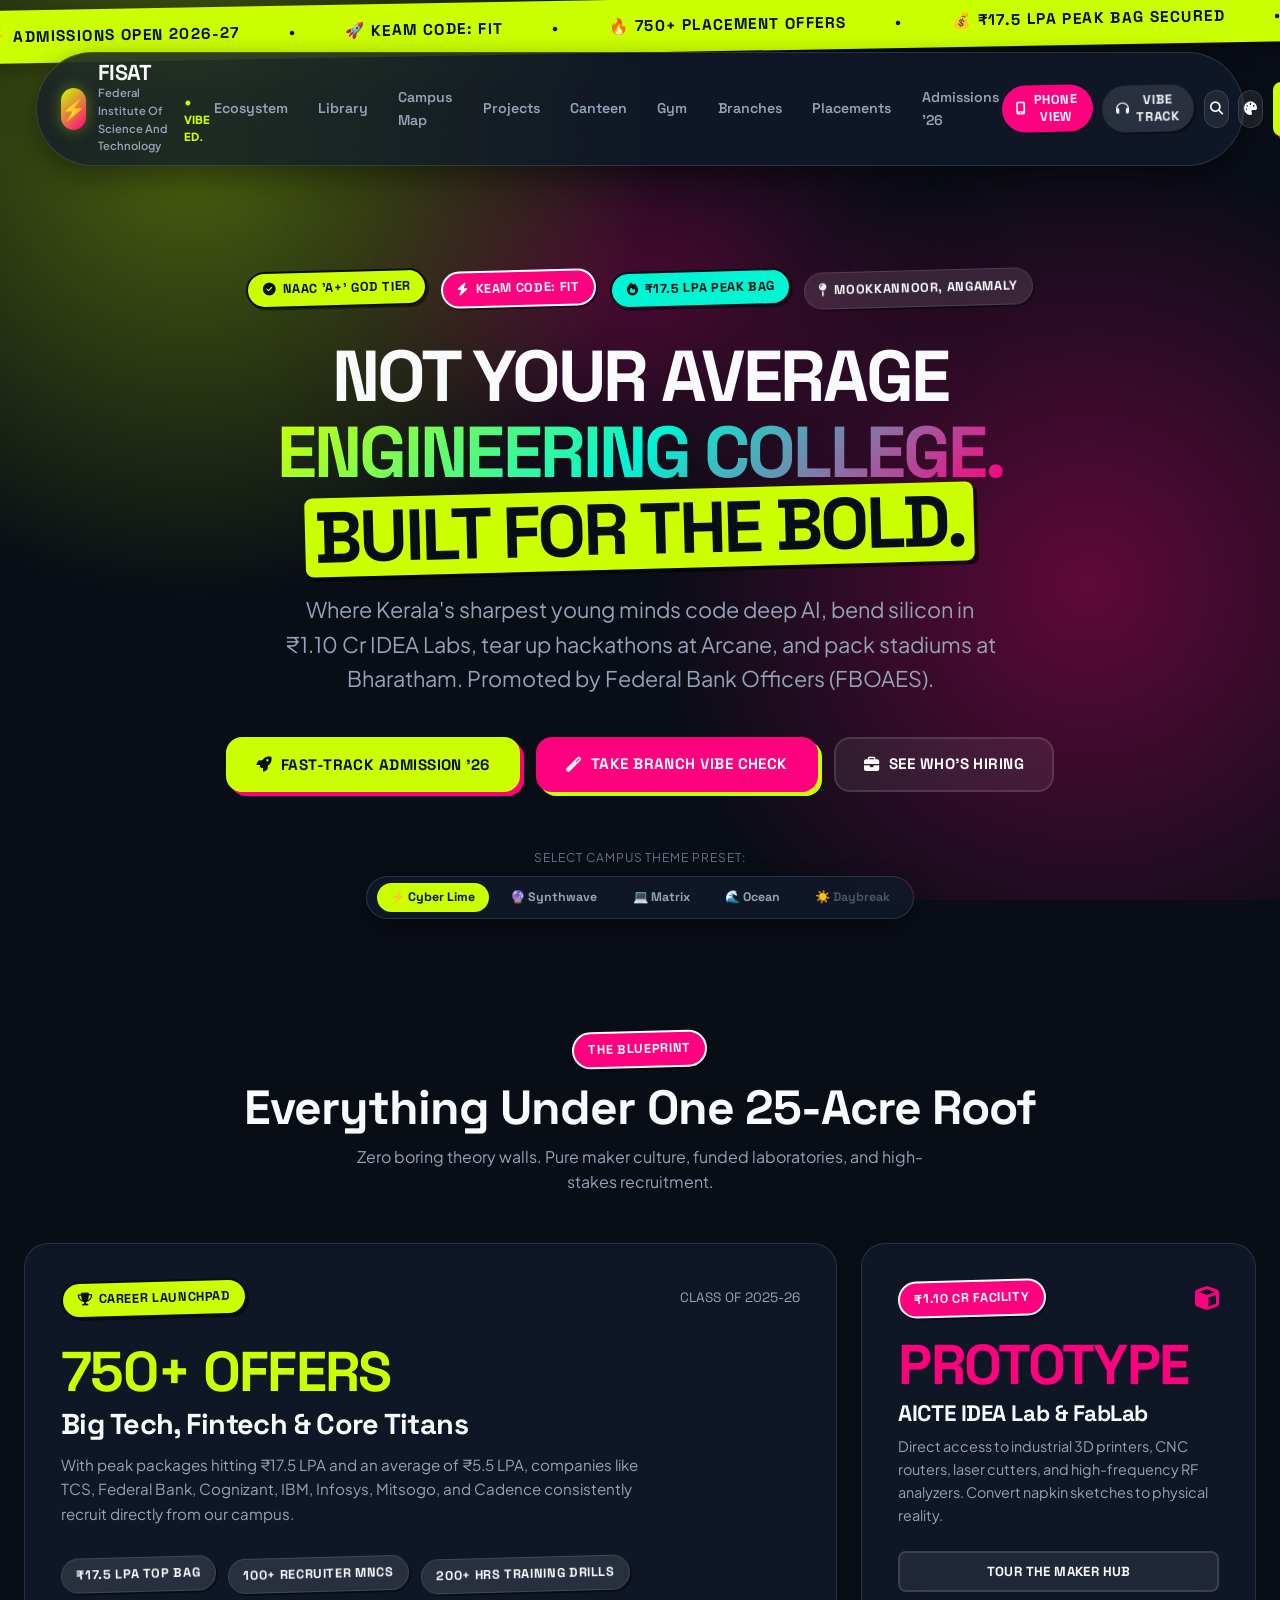
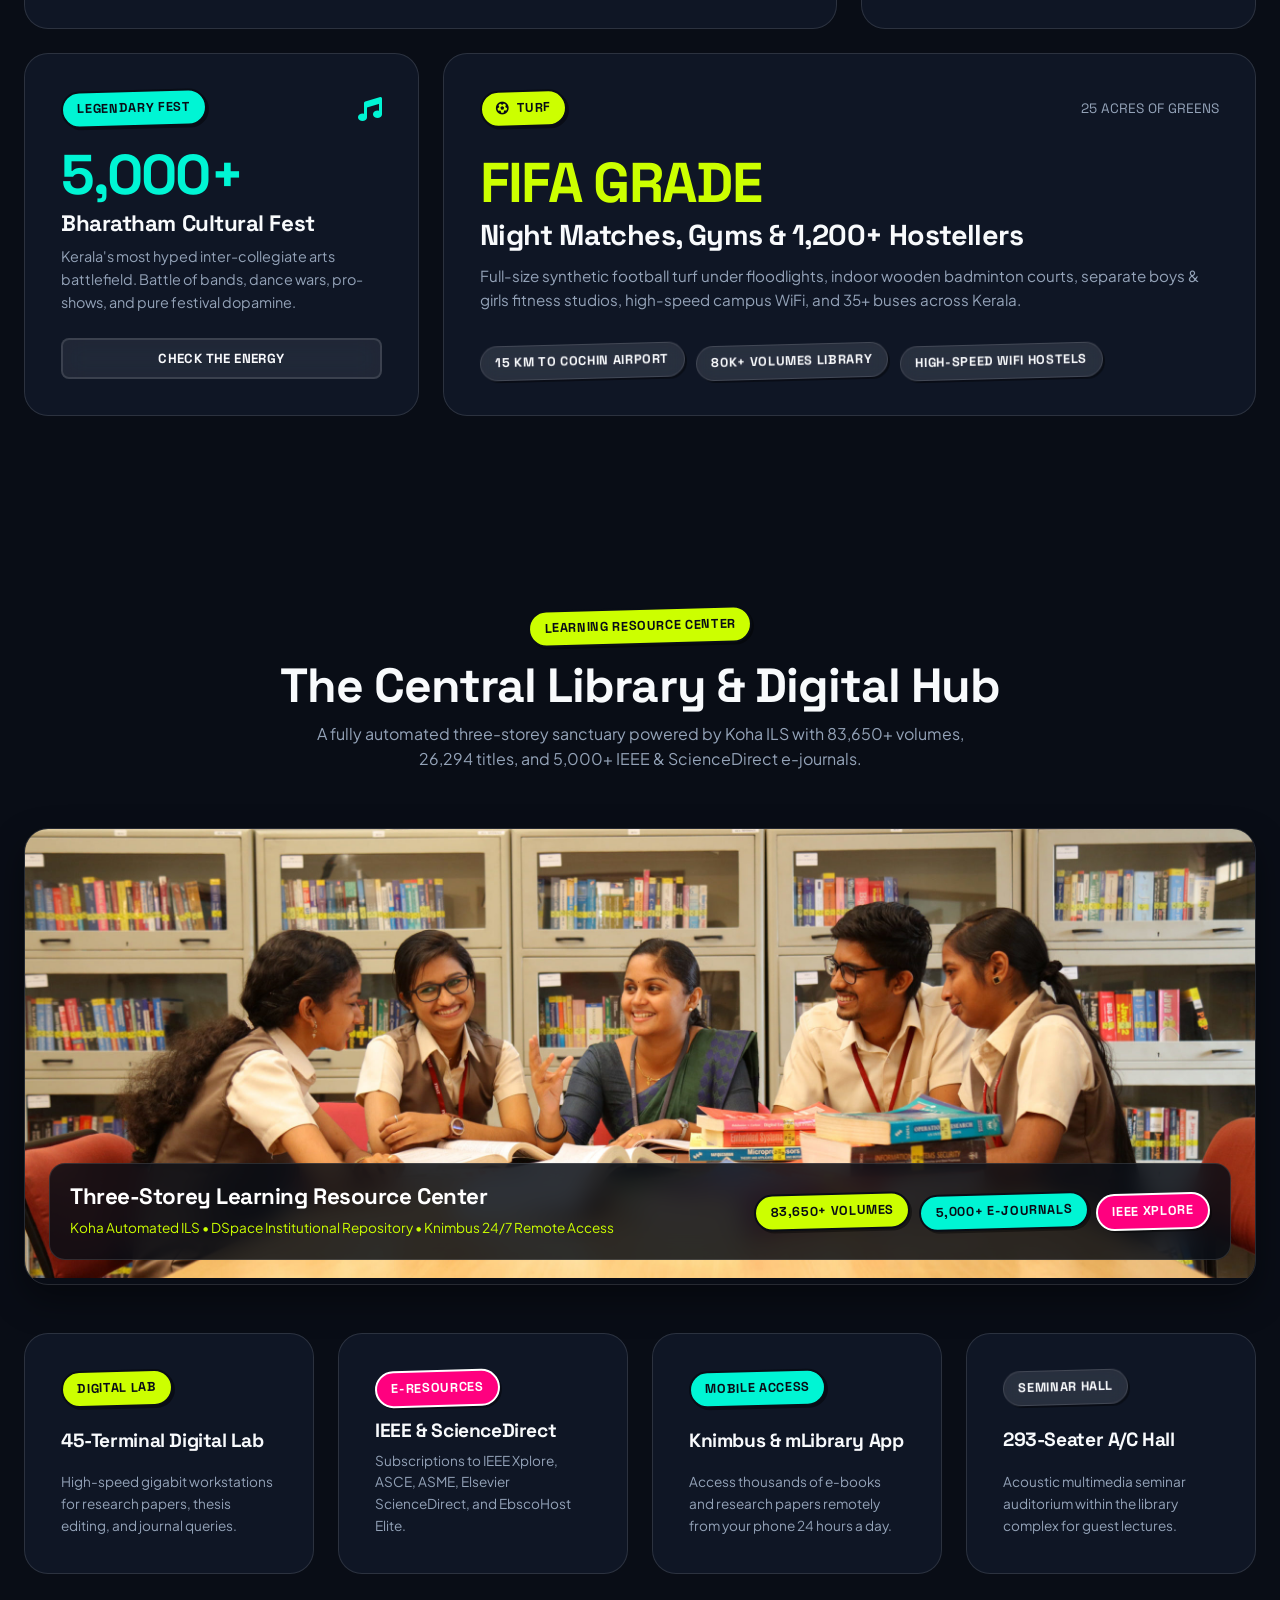
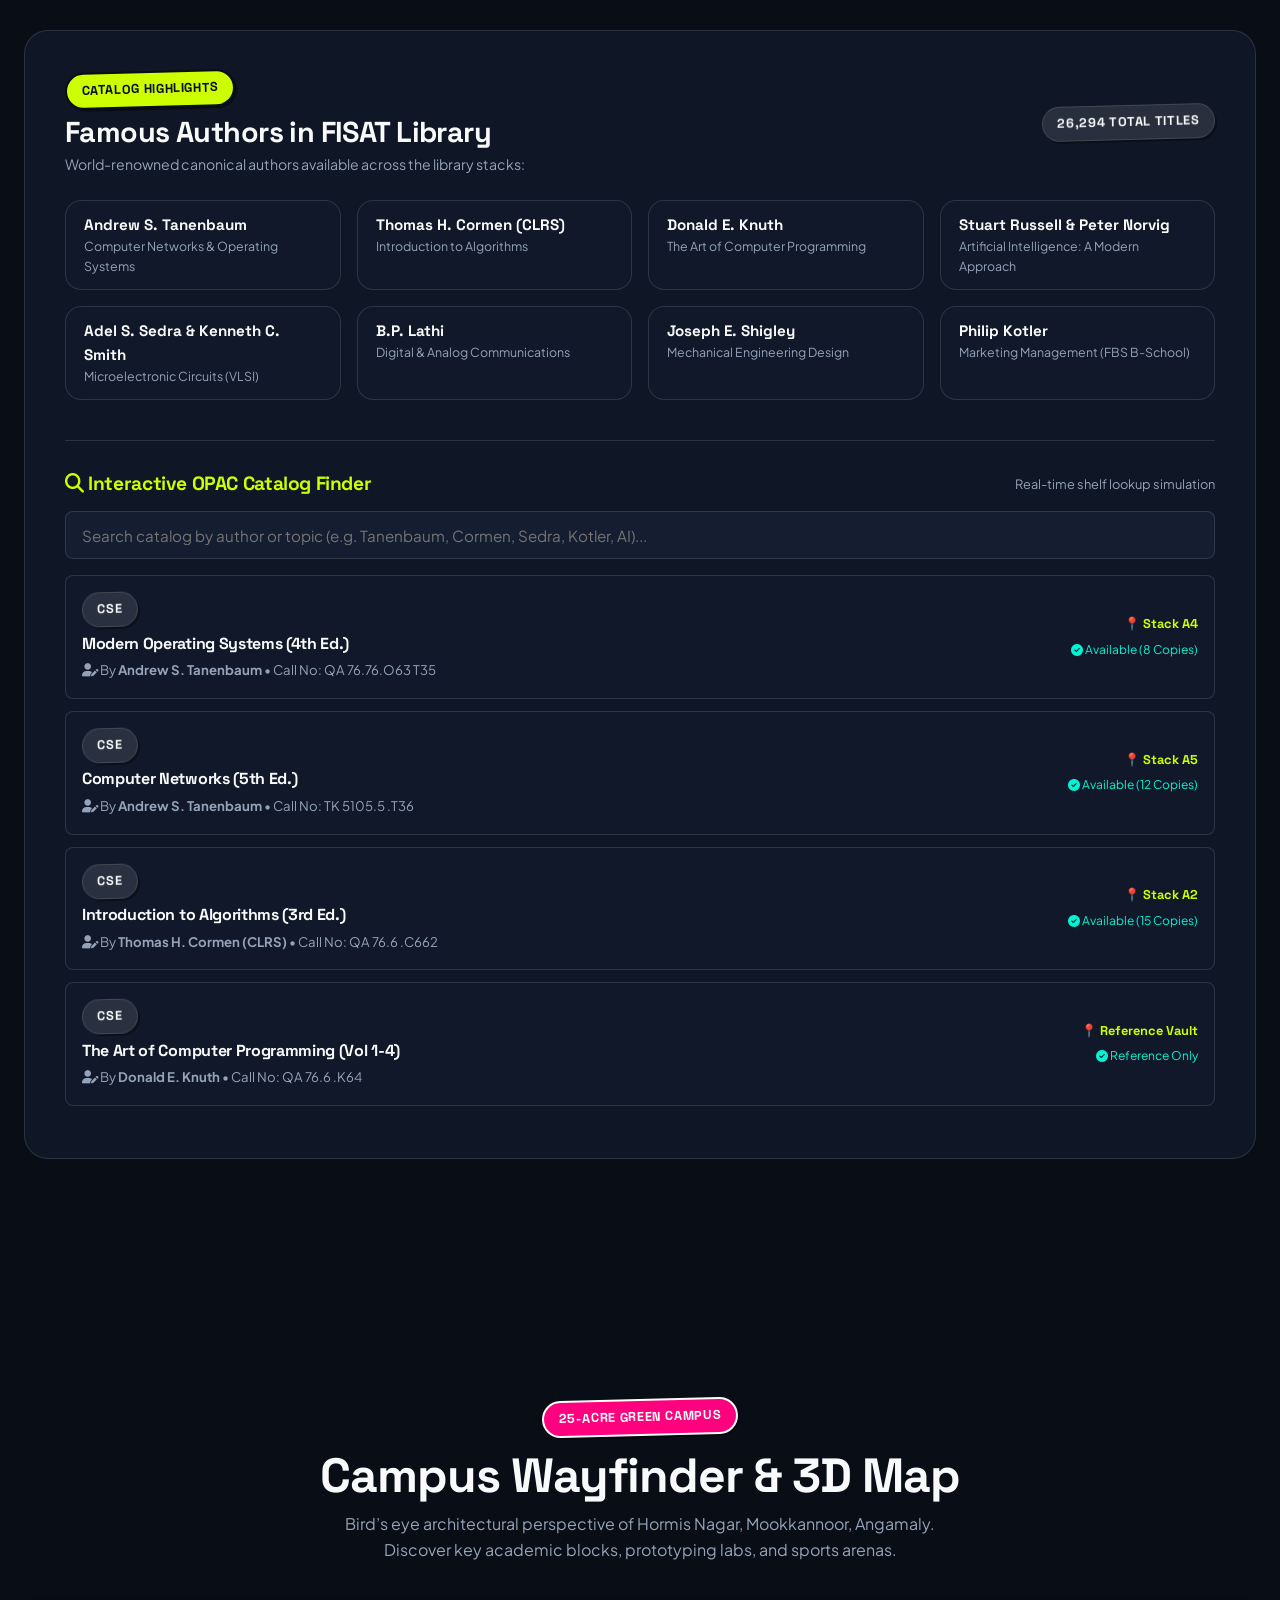
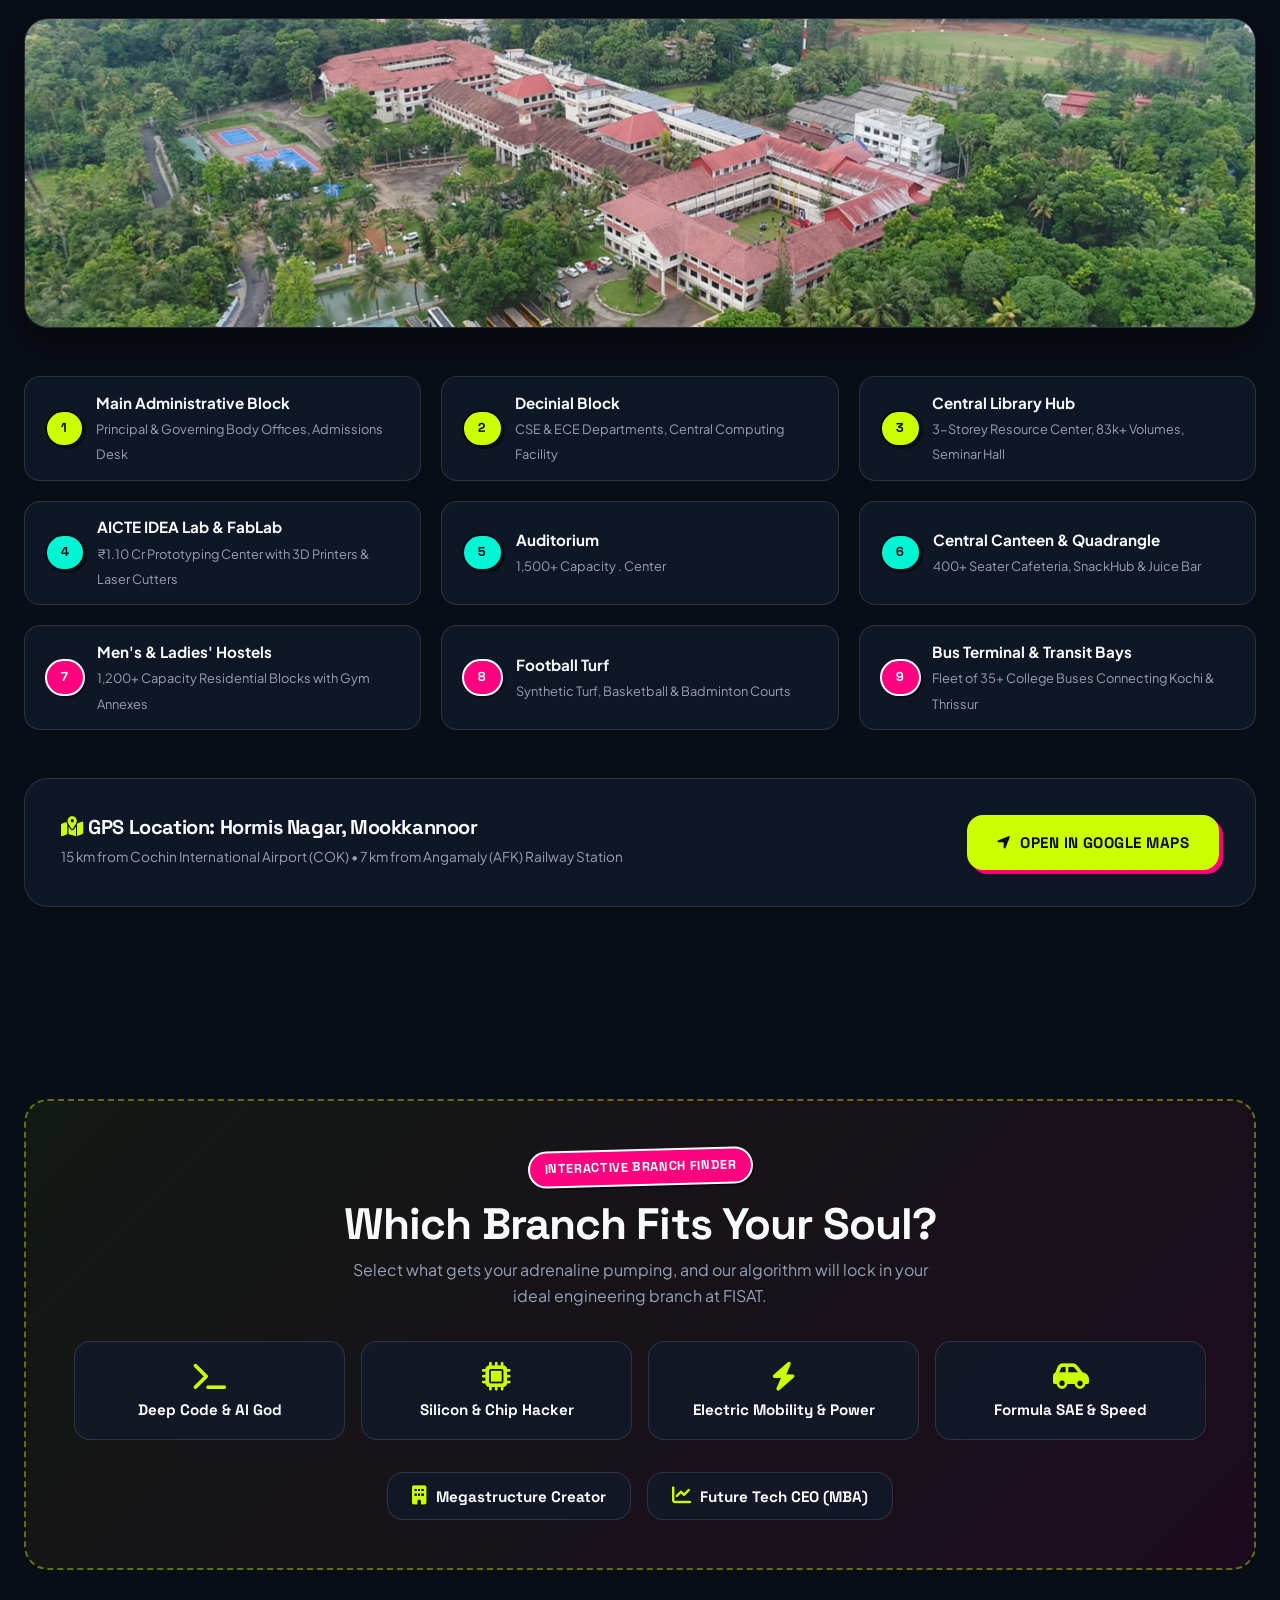
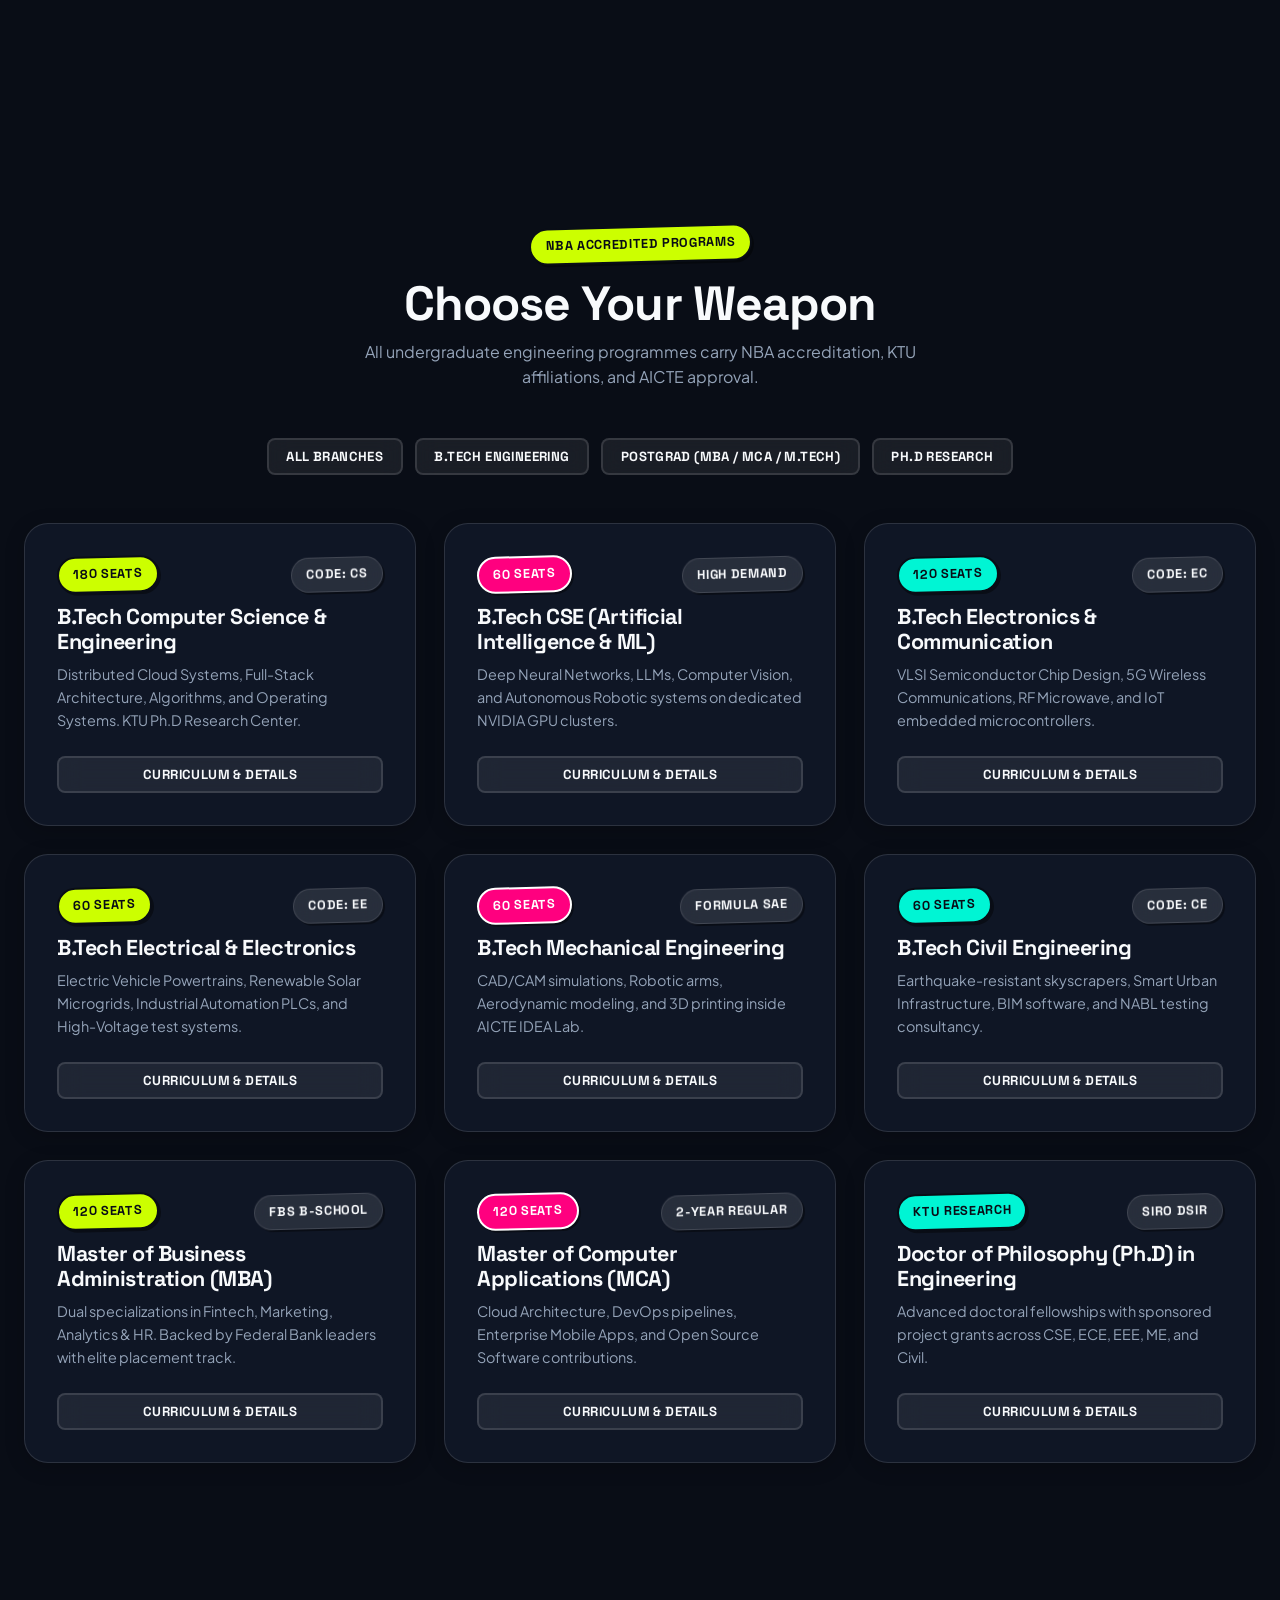
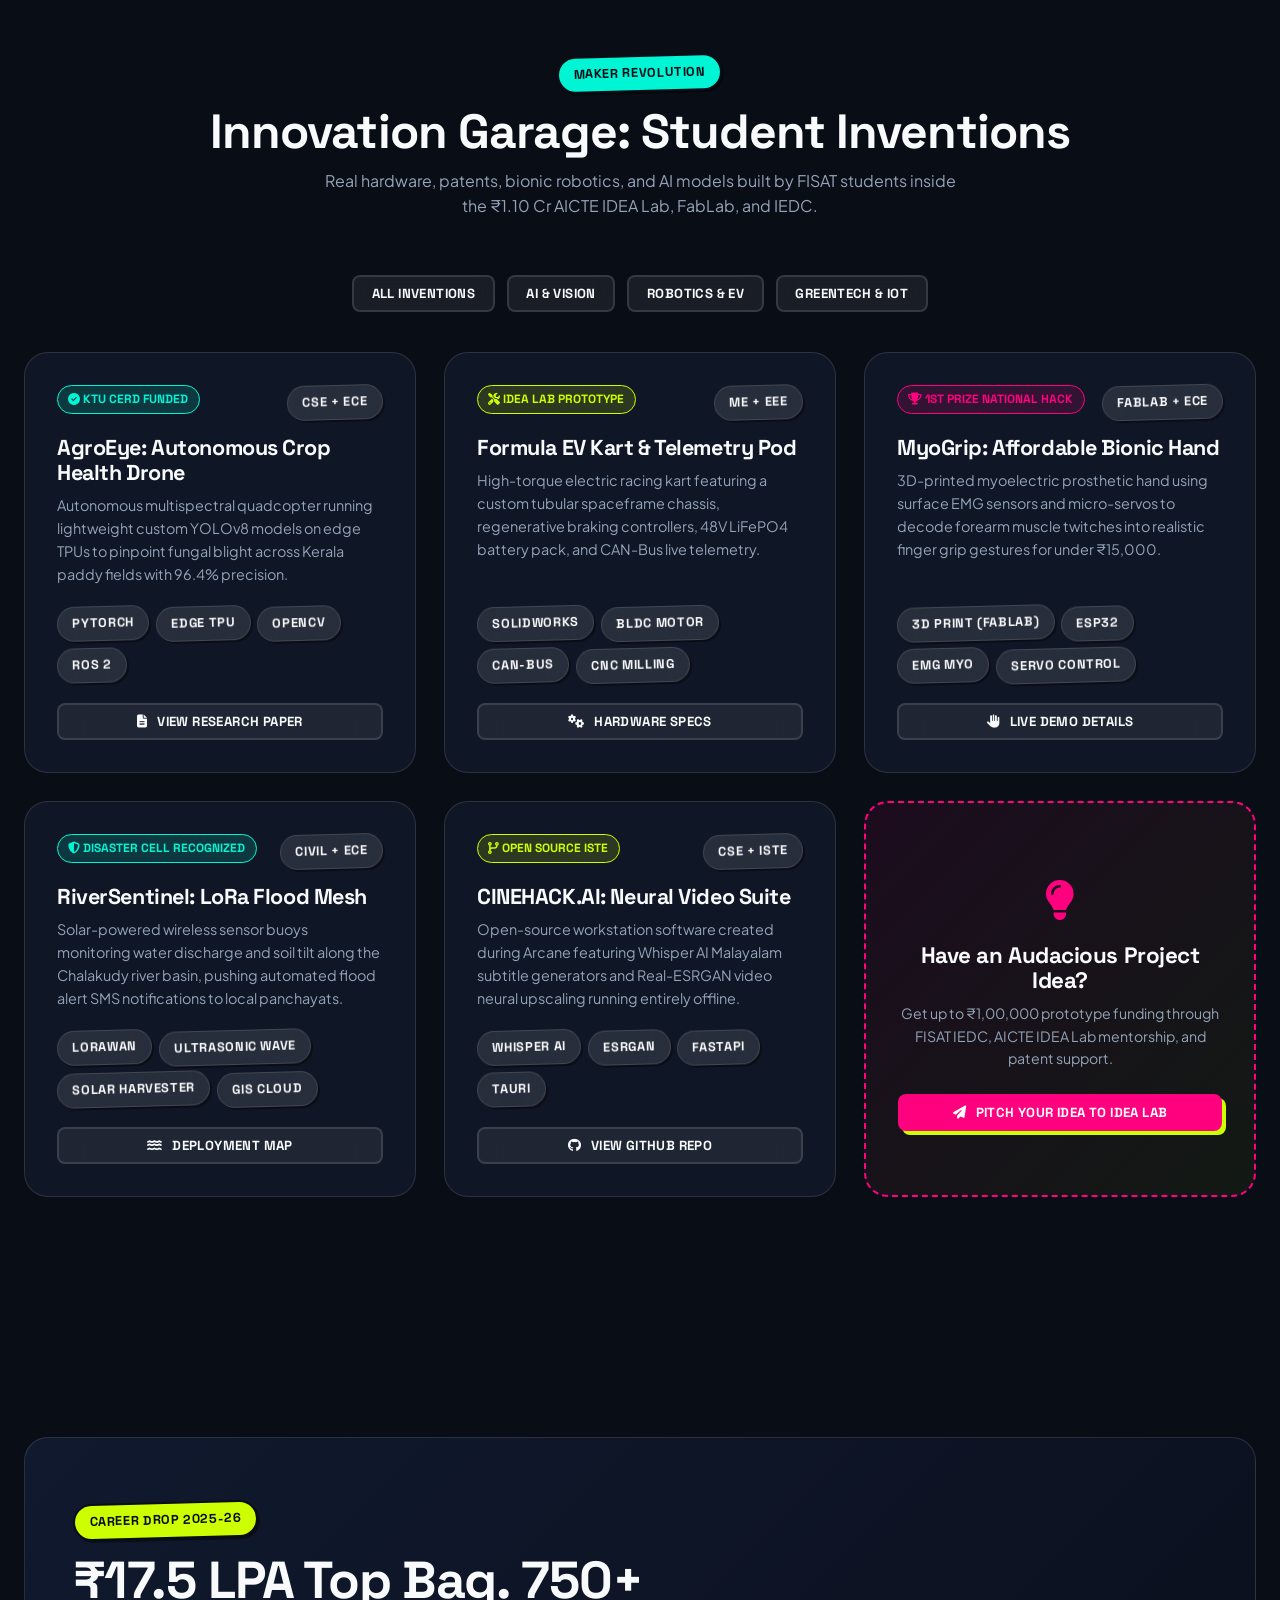
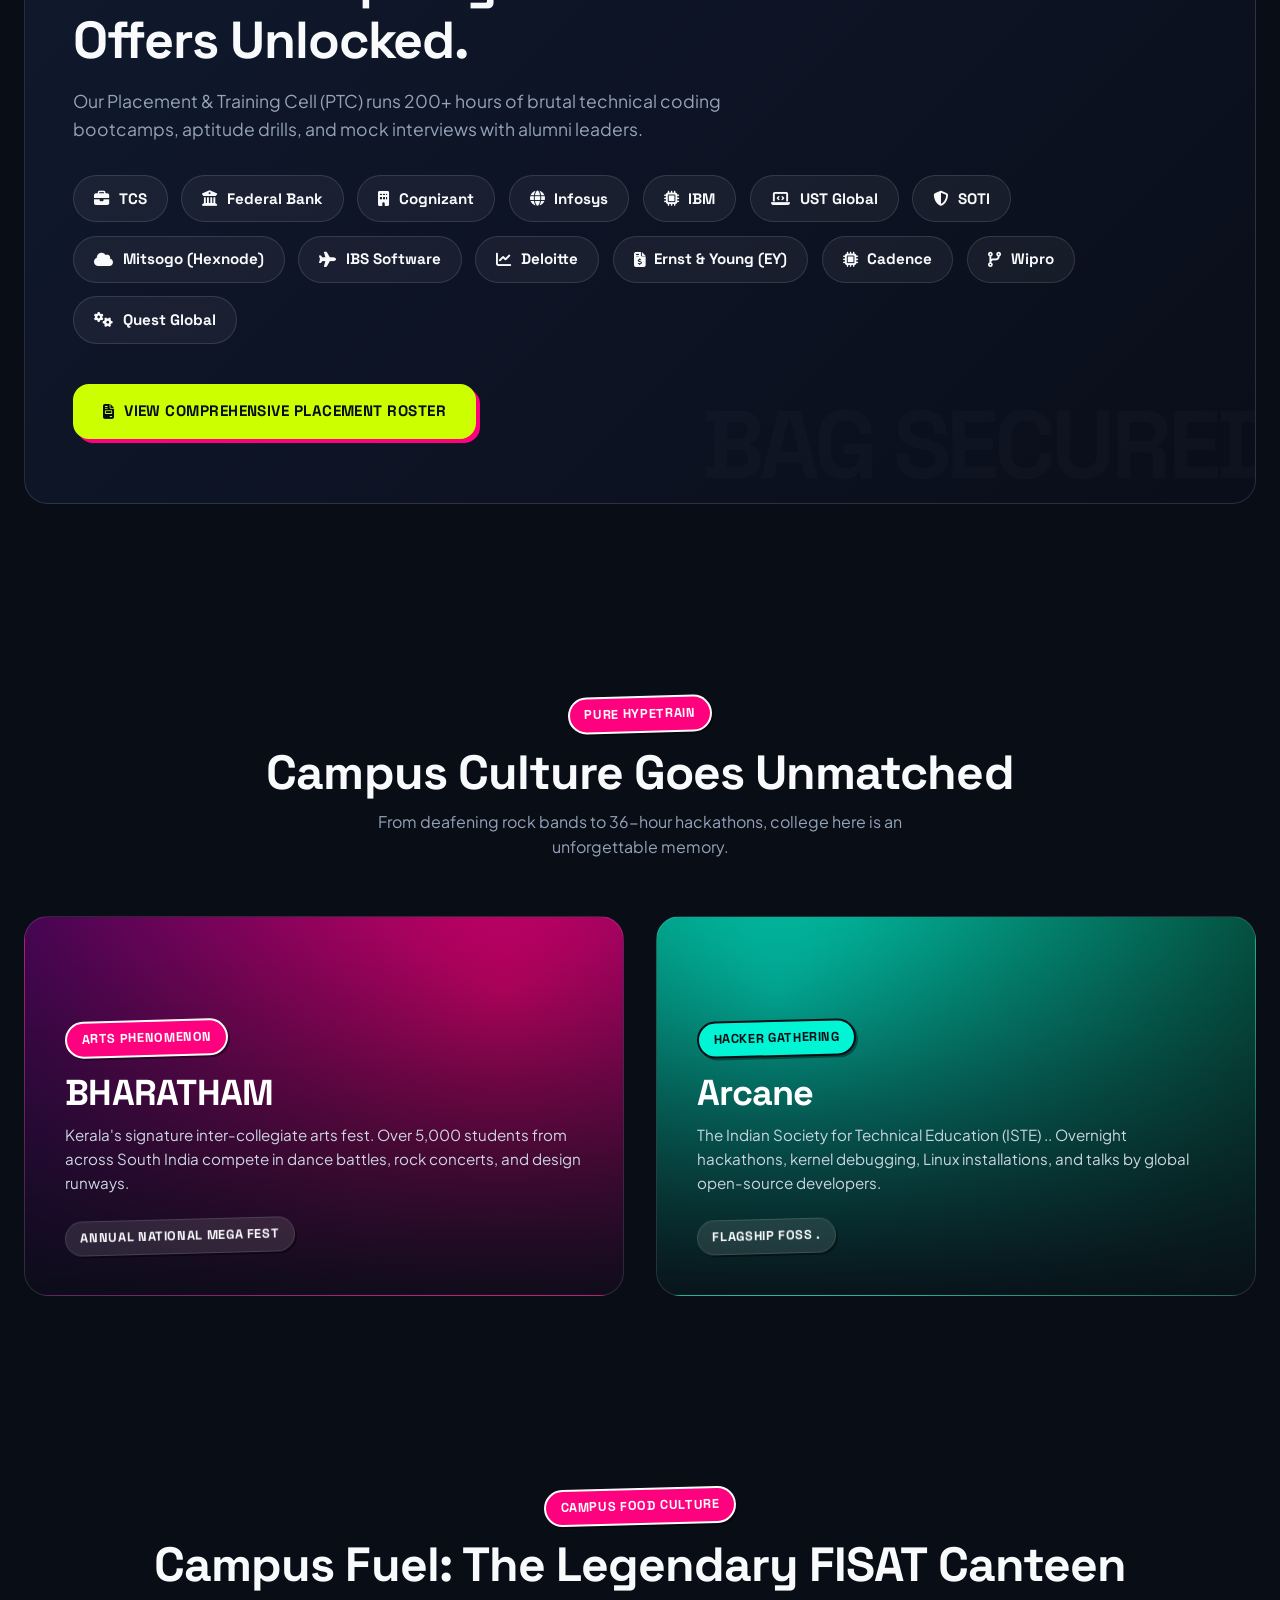
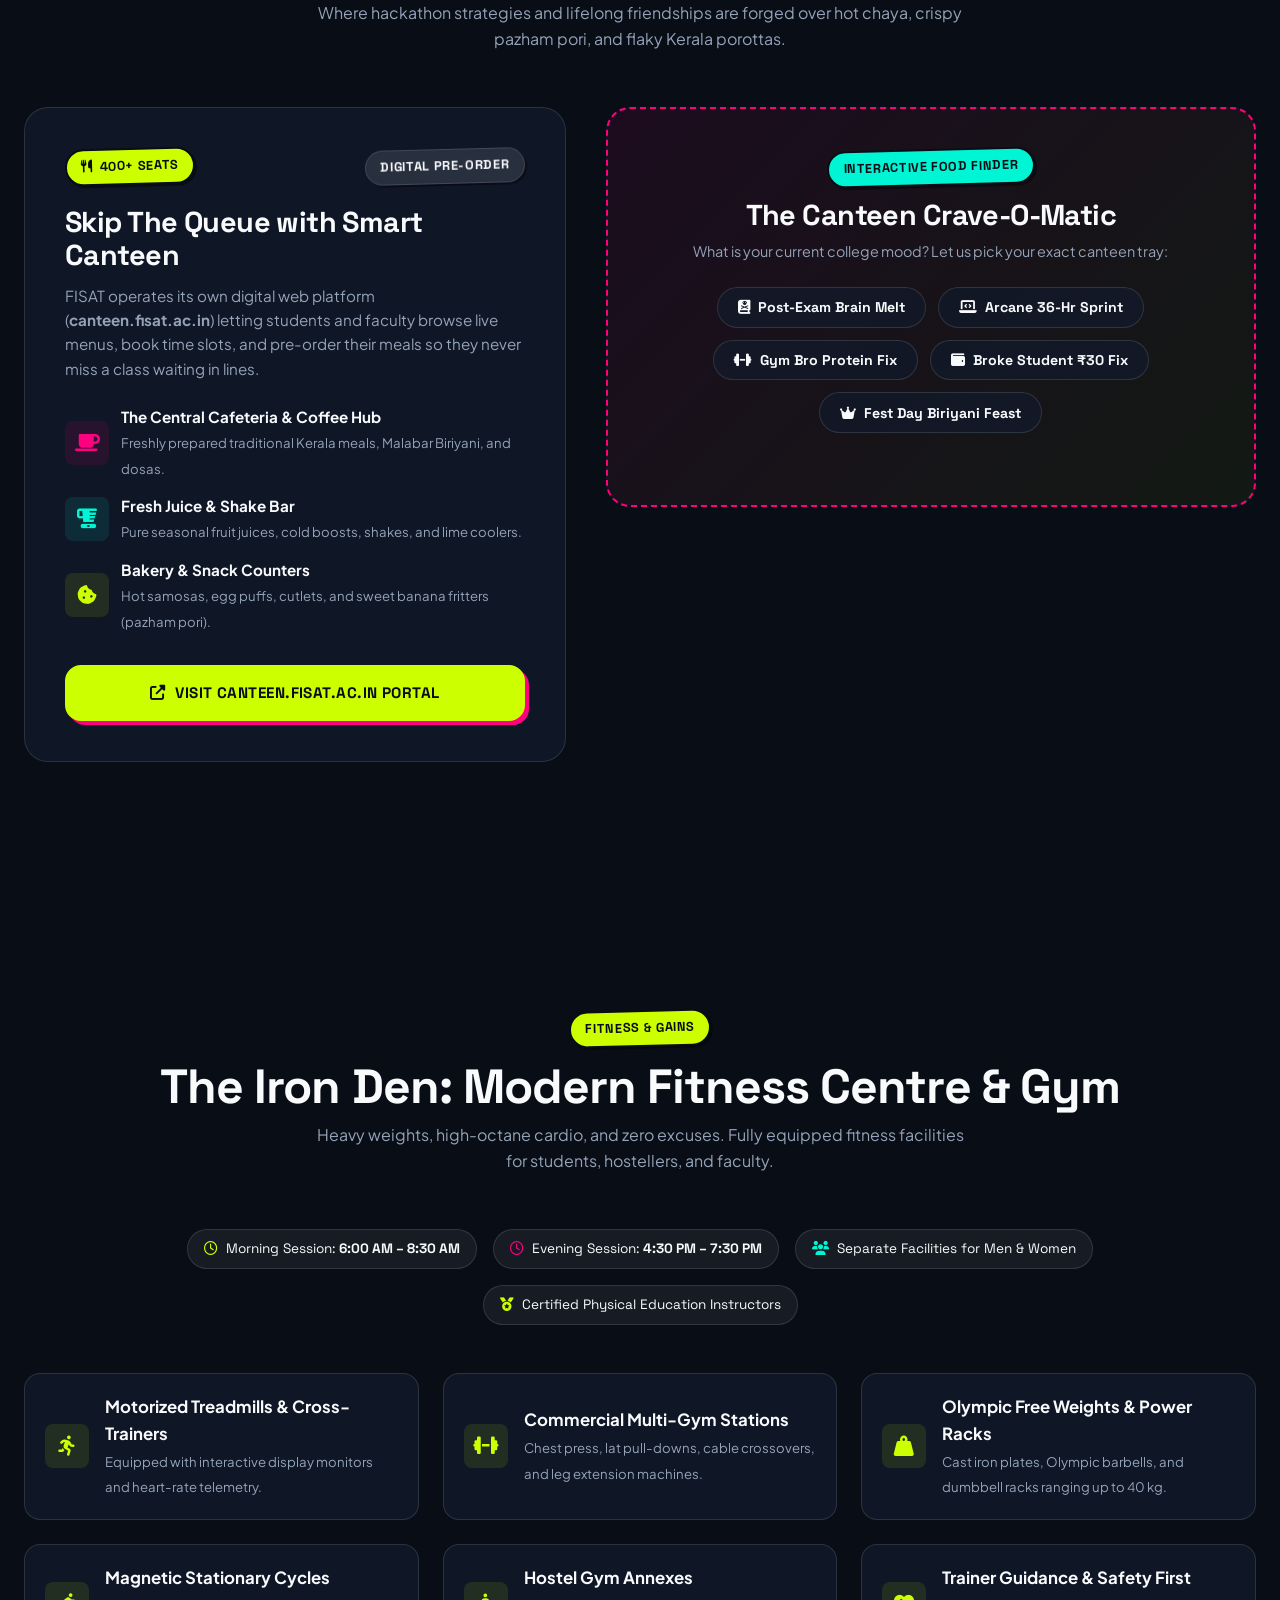
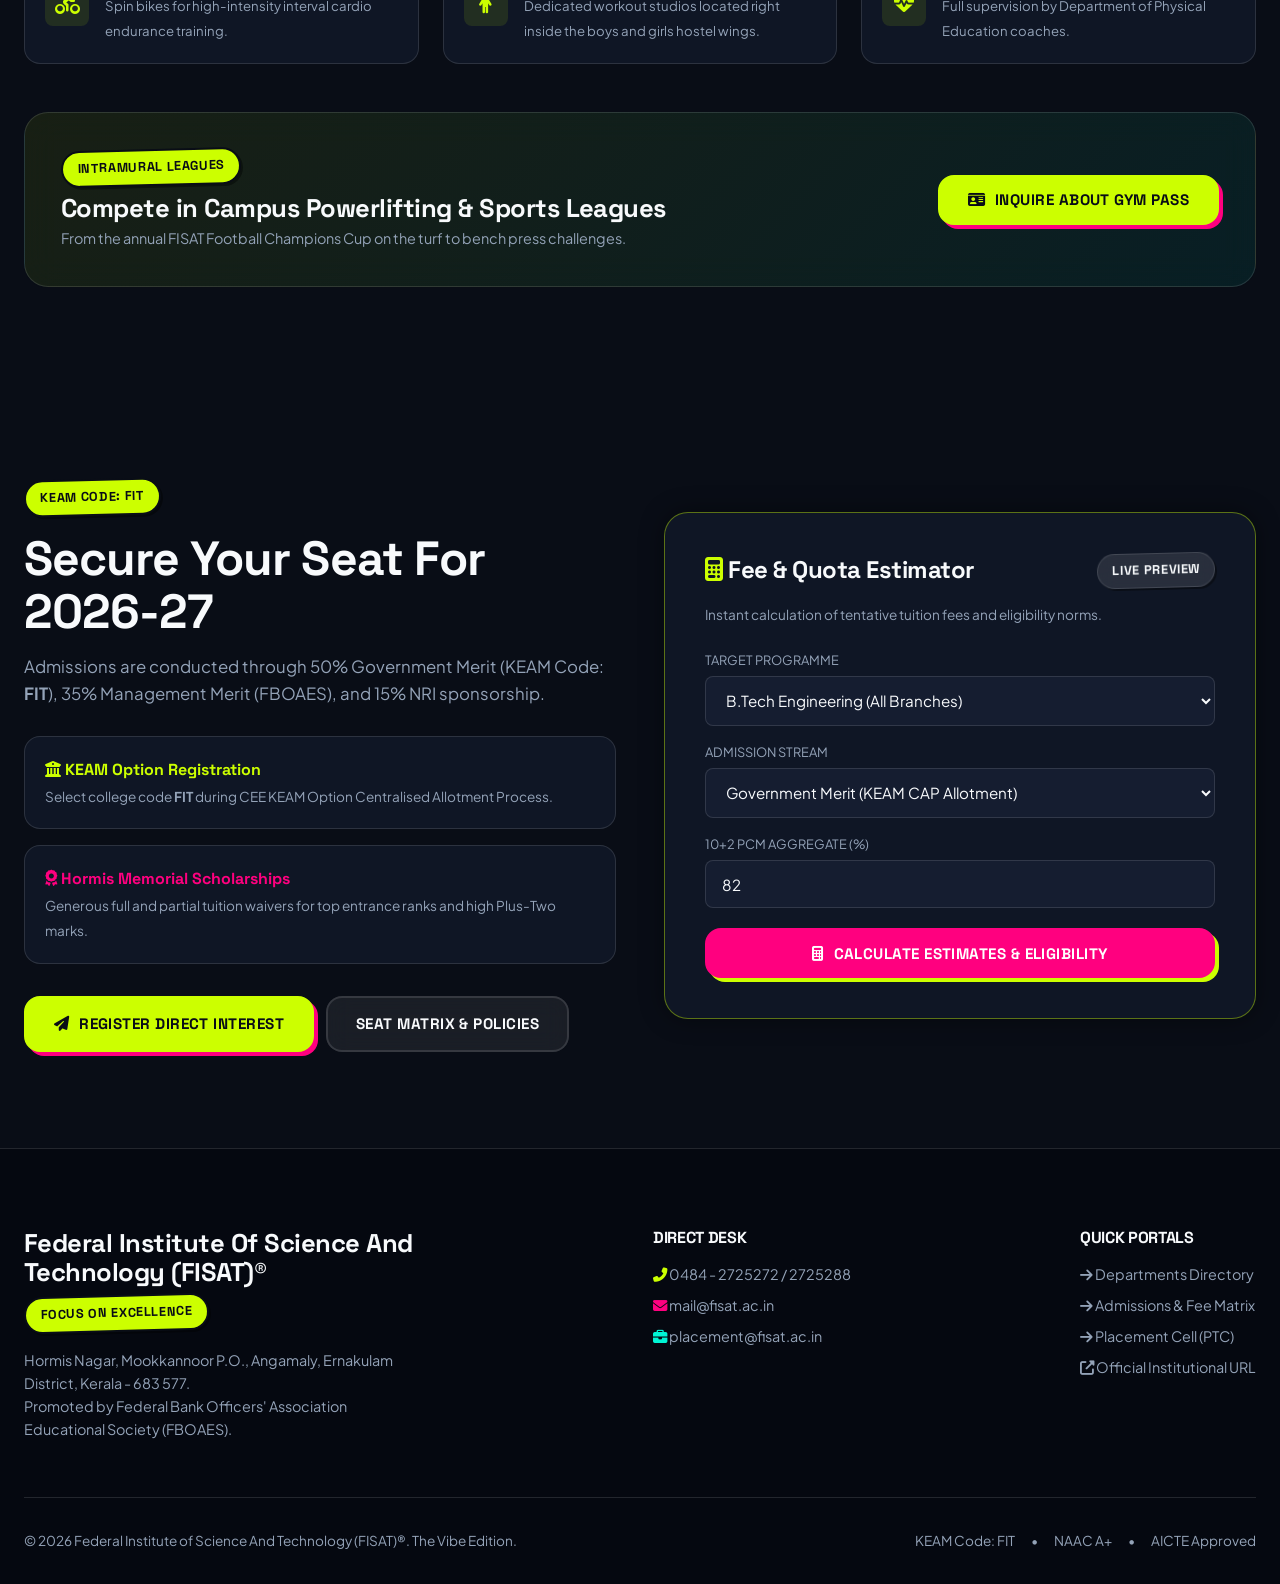
<file: index.html>
<!DOCTYPE html>
<html lang="en">
<head>
  <meta charset="UTF-8">
  <meta name="viewport" content="width=device-width, initial-scale=1.0">
  <title>FISAT | The Vibe Edition • Federal Institute of Science And Technology</title>
  <meta name="description" content="Federal Institute of Science And Technology (FISAT) - Hormis Nagar, Angamaly. The campus where engineering meets pure energy. NAAC A+, 750+ Placements, AICTE IDEA Lab & Bharatham.">
  <link rel="preconnect" href="https://fonts.googleapis.com">
  <link rel="preconnect" href="https://fonts.gstatic.com" crossorigin>
  <link href="https://fonts.googleapis.com/css2?family=Plus+Jakarta+Sans:ital,wght@0,300;0,400;0,500;0,600;0,700;0,800;1,800&family=Space+Grotesk:wght@400;500;600;700&display=swap" rel="stylesheet">
  <link rel="stylesheet" href="https://cdnjs.cloudflare.com/ajax/libs/font-awesome/6.4.0/css/all.min.css">
  <link rel="stylesheet" href="css/style.css">
</head>
<body>

  <!-- Electric Marquee Ribbon -->
  <div class="marquee-ribbon">
    <div class="marquee-content">
      <span>⚡ ADMISSIONS OPEN 2026-27</span>
      <span>•</span>
      <span>🚀 KEAM CODE: FIT</span>
      <span>•</span>
      <span>🔥 750+ PLACEMENT OFFERS</span>
      <span>•</span>
      <span>💰 ₹17.5 LPA PEAK BAG SECURED</span>
      <span>•</span>
      <span>✨ NAAC 'A+' GRADE (CYCLE 2)</span>
      <span>•</span>
      <span>🤖 AICTE IDEA LAB & FAB LAB</span>
      <span>•</span>
      <span>🎉 BHARATHAM GOES HARD</span>
      <span>•</span>
      <span>⚡ ADMISSIONS OPEN 2026-27</span>
      <span>•</span>
      <span>🚀 KEAM CODE: FIT</span>
      <span>•</span>
      <span>🔥 750+ PLACEMENT OFFERS</span>
      <span>•</span>
      <span>💰 ₹17.5 LPA PEAK BAG SECURED</span>
    </div>
  </div>

  <!-- Main Floating Glass Header -->
  <header class="site-header">
    <div class="nav-container">
      <!-- Brand Logo -->
      <a href="index.html" class="brand">
        <div class="brand-emblem">⚡</div>
        <div class="brand-text">
          <h1>FISAT</h1>
          <div class="sub">
            <span>  Federal Institute Of Science And Technology</span>
            <span class="brand-vibe-tag">• VIBE ED.</span>
          </div>
        </div>
      </a>

      <!-- Navigation Links -->
      <nav class="nav-menu">
        <a href="#ecosystem" class="nav-link">Ecosystem</a>
        <a href="#library" class="nav-link">Library</a>
        <a href="#campus-map" class="nav-link">Campus Map</a>
        <a href="#projects" class="nav-link">Projects</a>
        <a href="#canteen" class="nav-link">Canteen</a>
        <a href="#gym" class="nav-link">Gym</a>
        <a href="#programs" class="nav-link">Branches</a>
        <a href="#placements" class="nav-link">Placements</a>
        <a href="admissions.html" class="nav-link">Admissions '26</a>
      </nav>

      <!-- Nav Actions -->
      <div class="nav-actions">
        <button class="open-phone-sim-btn sticker sticker-pink" style="cursor: pointer; border: none;" title="Open Smartphone Simulator Mode">
          <i class="fas fa-mobile-alt"></i> Phone View
        </button>
        <button id="sound-toggle-btn" class="sticker sticker-glass" style="cursor: pointer; border: none;" title="Toggle Ambient Campus Synth Beats">
          <i class="fas fa-headphones"></i> Vibe Track
        </button>
        <button id="search-toggle-btn" class="icon-btn" title="Quick Search">
          <i class="fas fa-search"></i>
        </button>
        <button id="theme-toggle" class="icon-btn" title="Shift Color Palette">
          <i class="fas fa-palette"></i>
        </button>
        <button id="header-apply-btn" class="btn btn-primary btn-sm">
          Claim Spot '26
        </button>
        <button class="icon-btn mobile-toggle" aria-label="Toggle Menu">
          <i class="fas fa-bars"></i>
        </button>
      </div>
    </div>
  </header>

  <!-- Hero Section: Pure Vibe & Outgoing Energy -->
  <section class="hero">
    <div class="hero-glow-sphere"></div>
    <div class="container hero-content">
      
      <!-- Playful Floating Stickers -->
      <div class="hero-stickers-row">
        <span class="sticker sticker-lime"><i class="fas fa-check-circle"></i> NAAC 'A+' GOD TIER</span>
        <span class="sticker sticker-pink"><i class="fas fa-bolt"></i> KEAM CODE: FIT</span>
        <span class="sticker sticker-cyan"><i class="fas fa-fire"></i> ₹17.5 LPA PEAK BAG</span>
        <span class="sticker sticker-glass"><i class="fas fa-map-pin"></i> MOOKKANNOOR, ANGAMALY</span>
      </div>

      <h1 class="hero-title">
        Not Your Average <br>
        <span class="gradient-text">Engineering College.</span> <br>
        <span class="highlight-box">BUILT FOR THE BOLD.</span>
      </h1>

      <p class="hero-subtitle">
        Where Kerala's sharpest young minds code deep AI, bend silicon in ₹1.10 Cr IDEA Labs, tear up hackathons at Arcane, and pack stadiums at Bharatham. Promoted by Federal Bank Officers (FBOAES).
      </p>

      <!-- Hero Call To Actions -->
      <div class="hero-cta">
        <button class="btn btn-primary" onclick="openApplyModal('Fast Track Admissions 2026')">
          <i class="fas fa-rocket"></i> Fast-Track Admission '26
        </button>
        <a href="#quiz" class="btn btn-secondary">
          <i class="fas fa-magic"></i> Take Branch Vibe Check
        </a>
        <a href="#placements" class="btn btn-glass">
          <i class="fas fa-briefcase"></i> See Who's Hiring
        </a>
      </div>

      <!-- Live Vibe Palette Selector -->
      <div style="margin-top: 1rem;">
        <span style="font-size: 0.75rem; text-transform: uppercase; color: var(--text-dim); display: block; margin-bottom: 0.5rem; letter-spacing: 0.08em;">
          Select Campus Theme Preset:
        </span>
        <div class="vibe-bar">
          <button class="vibe-pill active" data-vibe="default">⚡ Cyber Lime</button>
          <button class="vibe-pill" data-vibe="synthwave">🔮 Synthwave</button>
          <button class="vibe-pill" data-vibe="matrix">💻 Matrix</button>
          <button class="vibe-pill" data-vibe="ocean">🌊 Ocean</button>
          <button class="vibe-pill" data-vibe="daybreak">☀️ Daybreak</button>
        </div>
      </div>

    </div>
  </section>

  <!-- Bento Grid Ecosystem -->
  <section id="ecosystem" class="section-padding" style="padding-top: 2rem;">
    <div class="container">
      <div style="text-align: center; margin-bottom: 3rem;">
        <span class="sticker sticker-pink">THE BLUEPRINT</span>
        <h2 style="font-size: 3rem; margin-top: 0.75rem;">Everything Under One 25-Acre Roof</h2>
        <p style="color: var(--text-muted); max-width: 600px; margin: 0.5rem auto 0;">
          Zero boring theory walls. Pure maker culture, funded laboratories, and high-stakes recruitment.
        </p>
      </div>

      <div class="bento-grid">
        <!-- Bento 1: Placements Bag (Col 8) -->
        <div class="bento-item col-8">
          <div class="bento-badge-top">
            <span class="sticker sticker-lime"><i class="fas fa-trophy"></i> CAREER LAUNCHPAD</span>
            <span style="font-family: var(--font-display); color: var(--text-muted); font-size: 0.85rem;">CLASS OF 2025-26</span>
          </div>
          <div>
            <div class="bento-big-stat">750+ OFFERS</div>
            <h3 style="font-size: 1.8rem; margin-bottom: 0.75rem;">Big Tech, Fintech & Core Titans</h3>
            <p style="color: var(--text-muted); max-width: 600px; font-size: 0.95rem;">
              With peak packages hitting ₹17.5 LPA and an average of ₹5.5 LPA, companies like TCS, Federal Bank, Cognizant, IBM, Infosys, Mitsogo, and Cadence consistently recruit directly from our campus.
            </p>
          </div>
          <div style="display: flex; gap: 0.75rem; margin-top: 1.5rem; flex-wrap: wrap;">
            <span class="sticker sticker-glass">₹17.5 LPA Top Bag</span>
            <span class="sticker sticker-glass">100+ Recruiter MNCs</span>
            <span class="sticker sticker-glass">200+ Hrs Training Drills</span>
          </div>
        </div>

        <!-- Bento 2: AICTE IDEA Lab (Col 4) -->
        <div class="bento-item col-4">
          <div class="bento-badge-top">
            <span class="sticker sticker-pink">₹1.10 CR FACILITY</span>
            <i class="fas fa-cube" style="color: var(--secondary); font-size: 1.5rem;"></i>
          </div>
          <div>
            <div class="bento-big-stat" style="color: var(--secondary);">PROTOTYPE</div>
            <h3 style="font-size: 1.4rem; margin-bottom: 0.5rem;">AICTE IDEA Lab & FabLab</h3>
            <p style="color: var(--text-muted); font-size: 0.9rem;">
              Direct access to industrial 3D printers, CNC routers, laser cutters, and high-frequency RF analyzers. Convert napkin sketches to physical reality.
            </p>
          </div>
          <a href="departments.html" class="btn btn-glass btn-sm" style="margin-top: 1.5rem;">Tour the Maker Hub</a>
        </div>

        <!-- Bento 3: Cultural Riot (Col 4) -->
        <div class="bento-item col-4">
          <div class="bento-badge-top">
            <span class="sticker sticker-cyan">LEGENDARY FEST</span>
            <i class="fas fa-music" style="color: var(--accent); font-size: 1.5rem;"></i>
          </div>
          <div>
            <div class="bento-big-stat" style="color: var(--accent);">5,000+</div>
            <h3 style="font-size: 1.4rem; margin-bottom: 0.5rem;">Bharatham Cultural Fest</h3>
            <p style="color: var(--text-muted); font-size: 0.9rem;">
              Kerala's most hyped inter-collegiate arts battlefield. Battle of bands, dance wars, pro-shows, and pure festival dopamine.
            </p>
          </div>
          <a href="#fests" class="btn btn-glass btn-sm" style="margin-top: 1.5rem;">Check the Energy</a>
        </div>

        <!-- Bento 4: Synthetic Turf & Green Campus (Col 8) -->
        <div class="bento-item col-8">
          <div class="bento-badge-top">
            <span class="sticker sticker-lime"><i class="fas fa-futbol"></i>   TURF</span>
            <span style="font-family: var(--font-display); color: var(--text-muted); font-size: 0.85rem;">25 ACRES OF GREENS</span>
          </div>
          <div>
            <div class="bento-big-stat">FIFA GRADE</div>
            <h3 style="font-size: 1.8rem; margin-bottom: 0.75rem;">Night Matches, Gyms & 1,200+ Hostellers</h3>
            <p style="color: var(--text-muted); font-size: 0.95rem;">
              Full-size synthetic football turf under floodlights, indoor wooden badminton courts, separate boys & girls fitness studios, high-speed campus WiFi, and 35+ buses across Kerala.
            </p>
          </div>
          <div style="display: flex; gap: 0.75rem; margin-top: 1.5rem; flex-wrap: wrap;">
            <span class="sticker sticker-glass">15 km to Cochin Airport</span>
            <span class="sticker sticker-glass">80k+ Volumes Library</span>
            <span class="sticker sticker-glass">High-Speed WiFi Hostels</span>
          </div>
        </div>
      </div>
    </div>
  </section>

  <!-- Central Library: Learning Resource Center -->
  <section id="library" class="section-padding" style="background: var(--bg-main);">
    <div class="container">
      <div style="text-align: center; margin-bottom: 3.5rem;">
        <span class="sticker sticker-lime">LEARNING RESOURCE CENTER</span>
        <h2 style="font-size: 3rem; margin-top: 0.75rem;">The Central Library & Digital Hub</h2>
        <p style="color: var(--text-muted); max-width: 650px; margin: 0.5rem auto 0;">
          A fully automated three-storey sanctuary powered by Koha ILS with 83,650+ volumes, 26,294 titles, and 5,000+ IEEE & ScienceDirect e-journals.
        </p>
      </div>

      <!-- Library Picture & Key Highlights Banner -->
      <div class="library-image-container" style="margin-bottom: 3rem;">
        <img src="assets/library.jpg" alt="FISAT Central Library Three-Storey Study Sanctuary" loading="lazy">
        <div class="library-overlay-badge">
          <div>
            <h3 style="font-size: 1.4rem; color: #ffffff; margin-bottom: 0.25rem;">Three-Storey Learning Resource Center</h3>
            <span style="font-size: 0.85rem; color: var(--primary);">Koha Automated ILS • DSpace Institutional Repository • Knimbus 24/7 Remote Access</span>
          </div>
          <div style="display: flex; gap: 0.5rem; flex-wrap: wrap;">
            <span class="sticker sticker-lime">83,650+ Volumes</span>
            <span class="sticker sticker-cyan">5,000+ E-Journals</span>
            <span class="sticker sticker-pink">IEEE Xplore</span>
          </div>
        </div>
      </div>

      <!-- Library Facilities Grid -->
      <div style="display: grid; grid-template-columns: repeat(4, 1fr); gap: 1.5rem; margin-bottom: 3.5rem;">
        <div class="bento-item">
          <span class="sticker sticker-lime" style="width: fit-content; margin-bottom: 0.75rem;">DIGITAL LAB</span>
          <h4 style="font-size: 1.2rem; margin-bottom: 0.5rem;">45-Terminal Digital Lab</h4>
          <p style="font-size: 0.85rem; color: var(--text-muted);">High-speed gigabit workstations for research papers, thesis editing, and journal queries.</p>
        </div>

        <div class="bento-item">
          <span class="sticker sticker-pink" style="width: fit-content; margin-bottom: 0.75rem;">E-RESOURCES</span>
          <h4 style="font-size: 1.2rem; margin-bottom: 0.5rem;">IEEE & ScienceDirect</h4>
          <p style="font-size: 0.85rem; color: var(--text-muted);">Subscriptions to IEEE Xplore, ASCE, ASME, Elsevier ScienceDirect, and EbscoHost Elite.</p>
        </div>

        <div class="bento-item">
          <span class="sticker sticker-cyan" style="width: fit-content; margin-bottom: 0.75rem;">MOBILE ACCESS</span>
          <h4 style="font-size: 1.2rem; margin-bottom: 0.5rem;">Knimbus & mLibrary App</h4>
          <p style="font-size: 0.85rem; color: var(--text-muted);">Access thousands of e-books and research papers remotely from your phone 24 hours a day.</p>
        </div>

        <div class="bento-item">
          <span class="sticker sticker-glass" style="width: fit-content; margin-bottom: 0.75rem;">SEMINAR HALL</span>
          <h4 style="font-size: 1.2rem; margin-bottom: 0.5rem;">293-Seater A/C Hall</h4>
          <p style="font-size: 0.85rem; color: var(--text-muted);">Acoustic multimedia seminar auditorium within the library complex for guest lectures.</p>
        </div>
      </div>

      <!-- Famous Authors & Interactive OPAC Search -->
      <div style="background: var(--bg-card); border: 1px solid var(--border); border-radius: var(--border-radius-lg); padding: 2.5rem; margin-bottom: 3rem;">
        <div style="display: flex; justify-content: space-between; align-items: center; flex-wrap: wrap; gap: 1rem; margin-bottom: 1.5rem;">
          <div>
            <span class="sticker sticker-lime">CATALOG HIGHLIGHTS</span>
            <h3 style="font-size: 1.8rem; margin: 0.5rem 0 0.25rem; color: var(--text-main);">Famous Authors in FISAT Library</h3>
            <p style="color: var(--text-muted); font-size: 0.885rem;">World-renowned canonical authors available across the library stacks:</p>
          </div>
          <span class="sticker sticker-glass">26,294 TOTAL TITLES</span>
        </div>

        <!-- Author Pills Grid -->
        <div style="display: grid; grid-template-columns: repeat(4, 1fr); gap: 1rem; margin-bottom: 2.5rem;">
          <div class="author-pill">
            <strong>Andrew S. Tanenbaum</strong>
            <span>Computer Networks & Operating Systems</span>
          </div>
          <div class="author-pill">
            <strong>Thomas H. Cormen (CLRS)</strong>
            <span>Introduction to Algorithms</span>
          </div>
          <div class="author-pill">
            <strong>Donald E. Knuth</strong>
            <span>The Art of Computer Programming</span>
          </div>
          <div class="author-pill">
            <strong>Stuart Russell & Peter Norvig</strong>
            <span>Artificial Intelligence: A Modern Approach</span>
          </div>
          <div class="author-pill">
            <strong>Adel S. Sedra & Kenneth C. Smith</strong>
            <span>Microelectronic Circuits (VLSI)</span>
          </div>
          <div class="author-pill">
            <strong>B.P. Lathi</strong>
            <span>Digital & Analog Communications</span>
          </div>
          <div class="author-pill">
            <strong>Joseph E. Shigley</strong>
            <span>Mechanical Engineering Design</span>
          </div>
          <div class="author-pill">
            <strong>Philip Kotler</strong>
            <span>Marketing Management (FBS B-School)</span>
          </div>
        </div>

        <!-- Interactive OPAC Catalog Live Search -->
        <div style="border-top: 1px solid var(--border); padding-top: 2rem;">
          <div style="display: flex; justify-content: space-between; align-items: center; flex-wrap: wrap; gap: 1rem; margin-bottom: 1rem;">
            <h4 style="font-size: 1.2rem; color: var(--primary);"><i class="fas fa-search"></i> Interactive OPAC Catalog Finder</h4>
            <span style="font-size: 0.8rem; color: var(--text-muted);">Real-time shelf lookup simulation</span>
          </div>
          <div style="margin-bottom: 1rem;">
            <input type="text" id="opac-book-search" class="form-control" placeholder="Search catalog by author or topic (e.g. Tanenbaum, Cormen, Sedra, Kotler, AI)...">
          </div>
          <div id="opac-search-results"></div>
        </div>
      </div>

    </div>
  </section>

  <!-- Campus Map & Wayfinder -->
  <section id="campus-map" class="section-padding">
    <div class="container">
      <div style="text-align: center; margin-bottom: 3.5rem;">
        <span class="sticker sticker-pink">25-ACRE GREEN CAMPUS</span>
        <h2 style="font-size: 3rem; margin-top: 0.75rem;">Campus Wayfinder & 3D Map</h2>
        <p style="color: var(--text-muted); max-width: 650px; margin: 0.5rem auto 0;">
          Bird’s eye architectural perspective of Hormis Nagar, Mookkannoor, Angamaly. Discover key academic blocks, prototyping labs, and sports arenas.
        </p>
      </div>

      <!-- Campus Map Visual -->
      <div class="campus-map-frame" style="margin-bottom: 3rem;">
        <img src="assets/campus_map.jpg" alt="FISAT 25-Acre Campus Aerial Architectural Map" loading="lazy">
      </div>

      <!-- Landmarks Key Directory -->
      <div style="display: grid; grid-template-columns: repeat(3, 1fr); gap: 1.25rem; margin-bottom: 3rem;">
        <div class="map-landmark-pill">
          <span class="sticker sticker-lime" style="min-width: 32px; justify-content: center;">1</span>
          <div>
            <strong style="display: block; font-size: 0.95rem; color: var(--text-main);">Main Administrative Block</strong>
            <span style="font-size: 0.8rem; color: var(--text-muted);">Principal & Governing Body Offices, Admissions Desk</span>
          </div>
        </div>

        <div class="map-landmark-pill">
          <span class="sticker sticker-lime" style="min-width: 32px; justify-content: center;">2</span>
          <div>
            <strong style="display: block; font-size: 0.95rem; color: var(--text-main);">Decinial Block</strong>
            <span style="font-size: 0.8rem; color: var(--text-muted);">CSE & ECE Departments, Central Computing Facility</span>
          </div>
        </div>

        <div class="map-landmark-pill">
          <span class="sticker sticker-lime" style="min-width: 32px; justify-content: center;">3</span>
          <div>
            <strong style="display: block; font-size: 0.95rem; color: var(--text-main);">Central Library Hub</strong>
            <span style="font-size: 0.8rem; color: var(--text-muted);">3-Storey Resource Center, 83k+ Volumes, Seminar Hall</span>
          </div>
        </div>

        <div class="map-landmark-pill">
          <span class="sticker sticker-cyan" style="min-width: 32px; justify-content: center;">4</span>
          <div>
            <strong style="display: block; font-size: 0.95rem; color: var(--text-main);">AICTE IDEA Lab & FabLab</strong>
            <span style="font-size: 0.8rem; color: var(--text-muted);">₹1.10 Cr Prototyping Center with 3D Printers & Laser Cutters</span>
          </div>
        </div>

        <div class="map-landmark-pill">
          <span class="sticker sticker-cyan" style="min-width: 32px; justify-content: center;">5</span>
          <div>
            <strong style="display: block; font-size: 0.95rem; color: var(--text-main);">Auditorium</strong>
            <span style="font-size: 0.8rem; color: var(--text-muted);">1,500+ Capacity   . Center</span>
          </div>
        </div>

        <div class="map-landmark-pill">
          <span class="sticker sticker-cyan" style="min-width: 32px; justify-content: center;">6</span>
          <div>
            <strong style="display: block; font-size: 0.95rem; color: var(--text-main);">Central Canteen & Quadrangle</strong>
            <span style="font-size: 0.8rem; color: var(--text-muted);">400+ Seater Cafeteria, SnackHub & Juice Bar</span>
          </div>
        </div>

        <div class="map-landmark-pill">
          <span class="sticker sticker-pink" style="min-width: 32px; justify-content: center;">7</span>
          <div>
            <strong style="display: block; font-size: 0.95rem; color: var(--text-main);">Men's & Ladies' Hostels</strong>
            <span style="font-size: 0.8rem; color: var(--text-muted);">1,200+ Capacity Residential Blocks with Gym Annexes</span>
          </div>
        </div>

        <div class="map-landmark-pill">
          <span class="sticker sticker-pink" style="min-width: 32px; justify-content: center;">8</span>
          <div>
            <strong style="display: block; font-size: 0.95rem; color: var(--text-main);">Football Turf</strong>
            <span style="font-size: 0.8rem; color: var(--text-muted);">  Synthetic Turf, Basketball & Badminton Courts</span>
          </div>
        </div>

        <div class="map-landmark-pill">
          <span class="sticker sticker-pink" style="min-width: 32px; justify-content: center;">9</span>
          <div>
            <strong style="display: block; font-size: 0.95rem; color: var(--text-main);">Bus Terminal & Transit Bays</strong>
            <span style="font-size: 0.8rem; color: var(--text-muted);">Fleet of 35+ College Buses Connecting Kochi & Thrissur</span>
          </div>
        </div>
      </div>

      <!-- Real GPS Google Directions Bar -->
      <div class="bento-item" style="flex-direction: row; justify-content: space-between; align-items: center; flex-wrap: wrap; gap: 1rem; background: var(--bg-card);">
        <div>
          <h4 style="font-size: 1.25rem; color: var(--text-main); margin-bottom: 0.25rem;"><i class="fas fa-map-marked-alt" style="color: var(--primary);"></i> GPS Location: Hormis Nagar, Mookkannoor</h4>
          <span style="font-size: 0.85rem; color: var(--text-muted);">15 km from Cochin International Airport (COK) • 7 km from Angamaly (AFK) Railway Station</span>
        </div>
        <a href="https://maps.google.com/?q=Federal+Institute+of+Science+and+Technology+FISAT" target="_blank" rel="noopener noreferrer" class="btn btn-primary">
          <i class="fas fa-location-arrow"></i> Open in Google Maps
        </a>
      </div>

    </div>
  </section>

  <!-- Interactive "Find Your Vibe" Branch Archetype Matcher -->
  <section id="quiz" class="section-padding">
    <div class="container">
      <div class="quiz-box">
        <span class="sticker sticker-pink">INTERACTIVE BRANCH FINDER</span>
        <h2 style="font-size: 2.75rem; margin-top: 0.75rem;">Which Branch Fits Your Soul?</h2>
        <p style="color: var(--text-muted); max-width: 600px; margin: 0.5rem auto 0;">
          Select what gets your adrenaline pumping, and our algorithm will lock in your ideal engineering branch at FISAT.
        </p>

        <div class="quiz-options-grid">
          <button class="quiz-option-btn" data-archetype="coder">
            <i class="fas fa-terminal"></i>
            <span>Deep Code & AI God</span>
          </button>
          <button class="quiz-option-btn" data-archetype="maker">
            <i class="fas fa-microchip"></i>
            <span>Silicon & Chip Hacker</span>
          </button>
          <button class="quiz-option-btn" data-archetype="ev">
            <i class="fas fa-bolt"></i>
            <span>Electric Mobility & Power</span>
          </button>
          <button class="quiz-option-btn" data-archetype="speed">
            <i class="fas fa-car-side"></i>
            <span>Formula SAE & Speed</span>
          </button>
        </div>

        <div style="display: flex; justify-content: center; gap: 1rem; flex-wrap: wrap;">
          <button class="quiz-option-btn" data-archetype="structures" style="width: auto; padding: 0.85rem 1.5rem; flex-direction: row;">
            <i class="fas fa-building" style="font-size: 1.2rem;"></i>
            <span>Megastructure Creator</span>
          </button>
          <button class="quiz-option-btn" data-archetype="ceo" style="width: auto; padding: 0.85rem 1.5rem; flex-direction: row;">
            <i class="fas fa-chart-line" style="font-size: 1.2rem;"></i>
            <span>Future Tech CEO (MBA)</span>
          </button>
        </div>

        <!-- Result Container -->
        <div id="quiz-result" class="quiz-result-card"></div>
      </div>
    </div>
  </section>

  <!-- Academic Branches Grid -->
  <section id="programs" class="section-padding" style="background: var(--bg-main);">
    <div class="container">
      <div style="text-align: center; margin-bottom: 3rem;">
        <span class="sticker sticker-lime">NBA ACCREDITED PROGRAMS</span>
        <h2 style="font-size: 3rem; margin-top: 0.75rem;">Choose Your Weapon</h2>
        <p style="color: var(--text-muted); max-width: 600px; margin: 0.5rem auto 0;">
          All undergraduate engineering programmes carry NBA accreditation, KTU affiliations, and AICTE approval.
        </p>
      </div>

      <!-- Filters -->
      <div style="display: flex; justify-content: center; gap: 0.75rem; flex-wrap: wrap; margin-bottom: 3rem;">
        <button class="btn btn-glass btn-sm filter-btn active" data-filter="all">All Branches</button>
        <button class="btn btn-glass btn-sm filter-btn" data-filter="ug">B.Tech Engineering</button>
        <button class="btn btn-glass btn-sm filter-btn" data-filter="pg">Postgrad (MBA / MCA / M.Tech)</button>
        <button class="btn btn-glass btn-sm filter-btn" data-filter="phd">Ph.D Research</button>
      </div>

      <div class="programs-grid">
        <!-- CSE -->
        <div class="program-card" data-category="ug">
          <div style="display: flex; justify-content: space-between; align-items: center;">
            <span class="sticker sticker-lime">180 SEATS</span>
            <span class="sticker sticker-glass">CODE: CS</span>
          </div>
          <h3>B.Tech Computer Science & Engineering</h3>
          <p>Distributed Cloud Systems, Full-Stack Architecture, Algorithms, and Operating Systems. KTU Ph.D Research Center.</p>
          <button class="btn btn-glass btn-sm view-program-btn" data-course="cse">Curriculum & Details</button>
        </div>

        <!-- CSE AI & ML -->
        <div class="program-card" data-category="ug">
          <div style="display: flex; justify-content: space-between; align-items: center;">
            <span class="sticker sticker-pink">60 SEATS</span>
            <span class="sticker sticker-glass">HIGH DEMAND</span>
          </div>
          <h3>B.Tech CSE (Artificial Intelligence & ML)</h3>
          <p>Deep Neural Networks, LLMs, Computer Vision, and Autonomous Robotic systems on dedicated NVIDIA GPU clusters.</p>
          <button class="btn btn-glass btn-sm view-program-btn" data-course="csa">Curriculum & Details</button>
        </div>

        <!-- ECE -->
        <div class="program-card" data-category="ug">
          <div style="display: flex; justify-content: space-between; align-items: center;">
            <span class="sticker sticker-cyan">120 SEATS</span>
            <span class="sticker sticker-glass">CODE: EC</span>
          </div>
          <h3>B.Tech Electronics & Communication</h3>
          <p>VLSI Semiconductor Chip Design, 5G Wireless Communications, RF Microwave, and IoT embedded microcontrollers.</p>
          <button class="btn btn-glass btn-sm view-program-btn" data-course="ece">Curriculum & Details</button>
        </div>

        <!-- EEE -->
        <div class="program-card" data-category="ug">
          <div style="display: flex; justify-content: space-between; align-items: center;">
            <span class="sticker sticker-lime">60 SEATS</span>
            <span class="sticker sticker-glass">CODE: EE</span>
          </div>
          <h3>B.Tech Electrical & Electronics</h3>
          <p>Electric Vehicle Powertrains, Renewable Solar Microgrids, Industrial Automation PLCs, and High-Voltage test systems.</p>
          <button class="btn btn-glass btn-sm view-program-btn" data-course="eee">Curriculum & Details</button>
        </div>

        <!-- ME -->
        <div class="program-card" data-category="ug">
          <div style="display: flex; justify-content: space-between; align-items: center;">
            <span class="sticker sticker-pink">60 SEATS</span>
            <span class="sticker sticker-glass">FORMULA SAE</span>
          </div>
          <h3>B.Tech Mechanical Engineering</h3>
          <p>CAD/CAM simulations, Robotic arms, Aerodynamic modeling, and 3D printing inside AICTE IDEA Lab.</p>
          <button class="btn btn-glass btn-sm view-program-btn" data-course="me">Curriculum & Details</button>
        </div>

        <!-- Civil -->
        <div class="program-card" data-category="ug">
          <div style="display: flex; justify-content: space-between; align-items: center;">
            <span class="sticker sticker-cyan">60 SEATS</span>
            <span class="sticker sticker-glass">CODE: CE</span>
          </div>
          <h3>B.Tech Civil Engineering</h3>
          <p>Earthquake-resistant skyscrapers, Smart Urban Infrastructure, BIM software, and NABL testing consultancy.</p>
          <button class="btn btn-glass btn-sm view-program-btn" data-course="ce">Curriculum & Details</button>
        </div>

        <!-- MBA -->
        <div class="program-card" data-category="pg">
          <div style="display: flex; justify-content: space-between; align-items: center;">
            <span class="sticker sticker-lime">120 SEATS</span>
            <span class="sticker sticker-glass">FBS B-SCHOOL</span>
          </div>
          <h3>Master of Business Administration (MBA)</h3>
          <p>Dual specializations in Fintech, Marketing, Analytics & HR. Backed by Federal Bank leaders with elite placement track.</p>
          <button class="btn btn-glass btn-sm view-program-btn" data-course="mba">Curriculum & Details</button>
        </div>

        <!-- MCA -->
        <div class="program-card" data-category="pg">
          <div style="display: flex; justify-content: space-between; align-items: center;">
            <span class="sticker sticker-pink">120 SEATS</span>
            <span class="sticker sticker-glass">2-YEAR REGULAR</span>
          </div>
          <h3>Master of Computer Applications (MCA)</h3>
          <p>Cloud Architecture, DevOps pipelines, Enterprise Mobile Apps, and Open Source Software contributions.</p>
          <button class="btn btn-glass btn-sm view-program-btn" data-course="mca">Curriculum & Details</button>
        </div>

        <!-- Ph.D -->
        <div class="program-card" data-category="phd">
          <div style="display: flex; justify-content: space-between; align-items: center;">
            <span class="sticker sticker-cyan">KTU RESEARCH</span>
            <span class="sticker sticker-glass">SIRO DSIR</span>
          </div>
          <h3>Doctor of Philosophy (Ph.D) in Engineering</h3>
          <p>Advanced doctoral fellowships with sponsored project grants across CSE, ECE, EEE, ME, and Civil.</p>
          <button class="btn btn-glass btn-sm view-program-btn" data-course="phd">Curriculum & Details</button>
        </div>
      </div>
    </div>
  </section>

  <!-- Innovation Garage: Student Projects Showcase -->
  <section id="projects" class="section-padding" style="background: var(--bg-main);">
    <div class="container">
      <div style="text-align: center; margin-bottom: 3.5rem;">
        <span class="sticker sticker-cyan">MAKER REVOLUTION</span>
        <h2 style="font-size: 3rem; margin-top: 0.75rem;">Innovation Garage: Student Inventions</h2>
        <p style="color: var(--text-muted); max-width: 650px; margin: 0.5rem auto 0;">
          Real hardware, patents, bionic robotics, and AI models built by FISAT students inside the ₹1.10 Cr AICTE IDEA Lab, FabLab, and IEDC.
        </p>
      </div>

      <!-- Projects Filter Tabs -->
      <div class="projects-filter-bar">
        <button class="btn btn-glass btn-sm project-filter-btn active" data-project-filter="all">All Inventions</button>
        <button class="btn btn-glass btn-sm project-filter-btn" data-project-filter="ai">AI & Vision</button>
        <button class="btn btn-glass btn-sm project-filter-btn" data-project-filter="robotics">Robotics & EV</button>
        <button class="btn btn-glass btn-sm project-filter-btn" data-project-filter="greentech">GreenTech & IoT</button>
      </div>

      <!-- Projects Grid -->
      <div style="display: grid; grid-template-columns: repeat(3, 1fr); gap: 1.75rem; margin-bottom: 3rem;">
        
        <!-- Project 1: AgroEye AI Drone -->
        <div class="project-card" data-project-cat="ai">
          <div class="project-card-header">
            <span class="project-status-pill status-funded"><i class="fas fa-check-circle"></i> KTU CERD FUNDED</span>
            <span class="sticker sticker-glass">CSE + ECE</span>
          </div>
          <h3 style="font-size: 1.35rem; margin-bottom: 0.5rem;">AgroEye: Autonomous Crop Health Drone</h3>
          <p style="color: var(--text-muted); font-size: 0.9rem; flex-grow: 1;">
            Autonomous multispectral quadcopter running lightweight custom YOLOv8 models on edge TPUs to pinpoint fungal blight across Kerala paddy fields with 96.4% precision.
          </p>
          <div class="project-tech-stack">
            <span class="sticker sticker-glass">PyTorch</span>
            <span class="sticker sticker-glass">Edge TPU</span>
            <span class="sticker sticker-glass">OpenCV</span>
            <span class="sticker sticker-glass">ROS 2</span>
          </div>
          <button class="btn btn-glass btn-sm" onclick="showToast('AgroEye Paper Published in IEEE Proceedings! 📜', 'success')">
            <i class="fas fa-file-alt"></i> View Research Paper
          </button>
        </div>

        <!-- Project 2: Formula EV Kart -->
        <div class="project-card" data-project-cat="robotics">
          <div class="project-card-header">
            <span class="project-status-pill status-fablab"><i class="fas fa-tools"></i> IDEA LAB PROTOTYPE</span>
            <span class="sticker sticker-glass">ME + EEE</span>
          </div>
          <h3 style="font-size: 1.35rem; margin-bottom: 0.5rem;">Formula EV Kart & Telemetry Pod</h3>
          <p style="color: var(--text-muted); font-size: 0.9rem; flex-grow: 1;">
            High-torque electric racing kart featuring a custom tubular spaceframe chassis, regenerative braking controllers, 48V LiFePO4 battery pack, and CAN-Bus live telemetry.
          </p>
          <div class="project-tech-stack">
            <span class="sticker sticker-glass">SolidWorks</span>
            <span class="sticker sticker-glass">BLDC Motor</span>
            <span class="sticker sticker-glass">CAN-Bus</span>
            <span class="sticker sticker-glass">CNC Milling</span>
          </div>
          <button class="btn btn-glass btn-sm" onclick="showToast('Built 100% in-house at FISAT AICTE IDEA Lab! 🏎️', 'info')">
            <i class="fas fa-cogs"></i> Hardware Specs
          </button>
        </div>

        <!-- Project 3: Bionic Arm -->
        <div class="project-card" data-project-cat="robotics">
          <div class="project-card-header">
            <span class="project-status-pill status-award"><i class="fas fa-trophy"></i> 1ST PRIZE NATIONAL HACK</span>
            <span class="sticker sticker-glass">FABLAB + ECE</span>
          </div>
          <h3 style="font-size: 1.35rem; margin-bottom: 0.5rem;">MyoGrip: Affordable Bionic Hand</h3>
          <p style="color: var(--text-muted); font-size: 0.9rem; flex-grow: 1;">
            3D-printed myoelectric prosthetic hand using surface EMG sensors and micro-servos to decode forearm muscle twitches into realistic finger grip gestures for under ₹15,000.
          </p>
          <div class="project-tech-stack">
            <span class="sticker sticker-glass">3D Print (FabLab)</span>
            <span class="sticker sticker-glass">ESP32</span>
            <span class="sticker sticker-glass">EMG Myo</span>
            <span class="sticker sticker-glass">Servo Control</span>
          </div>
          <button class="btn btn-glass btn-sm" onclick="showToast('Designed for accessibility at FISAT FabLab! 🦾', 'success')">
            <i class="fas fa-hand-paper"></i> Live Demo Details
          </button>
        </div>

        <!-- Project 4: River Sentinel -->
        <div class="project-card" data-project-cat="greentech">
          <div class="project-card-header">
            <span class="project-status-pill status-funded"><i class="fas fa-shield-alt"></i> DISASTER CELL RECOGNIZED</span>
            <span class="sticker sticker-glass">CIVIL + ECE</span>
          </div>
          <h3 style="font-size: 1.35rem; margin-bottom: 0.5rem;">RiverSentinel: LoRa Flood Mesh</h3>
          <p style="color: var(--text-muted); font-size: 0.9rem; flex-grow: 1;">
            Solar-powered wireless sensor buoys monitoring water discharge and soil tilt along the Chalakudy river basin, pushing automated flood alert SMS notifications to local panchayats.
          </p>
          <div class="project-tech-stack">
            <span class="sticker sticker-glass">LoRaWAN</span>
            <span class="sticker sticker-glass">Ultrasonic Wave</span>
            <span class="sticker sticker-glass">Solar Harvester</span>
            <span class="sticker sticker-glass">GIS Cloud</span>
          </div>
          <button class="btn btn-glass btn-sm" onclick="showToast('Piloted in Ernakulam District! 🌊', 'info')">
            <i class="fas fa-water"></i> Deployment Map
          </button>
        </div>

        <!-- Project 5: CINEHACK.AI -->
        <div class="project-card" data-project-cat="ai">
          <div class="project-card-header">
            <span class="project-status-pill status-fablab"><i class="fas fa-code-branch"></i> OPEN SOURCE ISTE</span>
            <span class="sticker sticker-glass">CSE + ISTE</span>
          </div>
          <h3 style="font-size: 1.35rem; margin-bottom: 0.5rem;">CINEHACK.AI: Neural Video Suite</h3>
          <p style="color: var(--text-muted); font-size: 0.9rem; flex-grow: 1;">
            Open-source workstation software created during Arcane featuring Whisper AI Malayalam subtitle generators and Real-ESRGAN video neural upscaling running entirely offline.
          </p>
          <div class="project-tech-stack">
            <span class="sticker sticker-glass">Whisper AI</span>
            <span class="sticker sticker-glass">ESRGAN</span>
            <span class="sticker sticker-glass">FastAPI</span>
            <span class="sticker sticker-glass">Tauri</span>
          </div>
          <button class="btn btn-glass btn-sm" onclick="showToast('Open-sourced under GPLv3 by ISTE! 🚀', 'success')">
            <i class="fab fa-github"></i> View GitHub Repo
          </button>
        </div>

        <!-- Project 6: Call To Action -->
        <div class="project-card" style="border: 2px dashed var(--secondary); background: linear-gradient(135deg, rgba(255, 0, 127, 0.08), rgba(204, 255, 0, 0.05)); justify-content: center; text-align: center;">
          <div style="font-size: 2.5rem; color: var(--secondary); margin-bottom: 0.75rem;"><i class="fas fa-lightbulb"></i></div>
          <h3 style="font-size: 1.4rem; margin-bottom: 0.5rem;">Have an Audacious Project Idea?</h3>
          <p style="color: var(--text-muted); font-size: 0.885rem; margin-bottom: 1.5rem;">
            Get up to ₹1,00,000 prototype funding through FISAT IEDC, AICTE IDEA Lab mentorship, and patent support.
          </p>
          <button class="btn btn-secondary btn-sm" onclick="openApplyModal('Student Innovation Fellowship')">
            <i class="fas fa-paper-plane"></i> Pitch Your Idea to IDEA Lab
          </button>
        </div>

      </div>
    </div>
  </section>

  <!-- Placements: Bag Secured Spotlight -->
  <section id="placements" class="section-padding">
    <div class="container">
      <div class="placements-spotlight">
        <div style="max-width: 720px;">
          <span class="sticker sticker-lime">CAREER DROP 2025-26</span>
          <h2 style="font-size: 3.25rem; margin: 0.75rem 0 1rem;">₹17.5 LPA Top Bag. 750+ Offers Unlocked.</h2>
          <p style="color: var(--text-muted); font-size: 1.1rem; line-height: 1.6;">
            Our Placement & Training Cell (PTC) runs 200+ hours of brutal technical coding bootcamps, aptitude drills, and mock interviews with alumni leaders.
          </p>
        </div>

        <div class="recruiters-tagcloud">
          <div class="company-tag"><i class="fas fa-briefcase"></i> TCS</div>
          <div class="company-tag"><i class="fas fa-university"></i> Federal Bank</div>
          <div class="company-tag"><i class="fas fa-building"></i> Cognizant</div>
          <div class="company-tag"><i class="fas fa-globe"></i> Infosys</div>
          <div class="company-tag"><i class="fas fa-microchip"></i> IBM</div>
          <div class="company-tag"><i class="fas fa-laptop-code"></i> UST Global</div>
          <div class="company-tag"><i class="fas fa-shield-alt"></i> SOTI</div>
          <div class="company-tag"><i class="fas fa-cloud"></i> Mitsogo (Hexnode)</div>
          <div class="company-tag"><i class="fas fa-plane"></i> IBS Software</div>
          <div class="company-tag"><i class="fas fa-chart-line"></i> Deloitte</div>
          <div class="company-tag"><i class="fas fa-file-invoice-dollar"></i> Ernst & Young (EY)</div>
          <div class="company-tag"><i class="fas fa-microchip"></i> Cadence</div>
          <div class="company-tag"><i class="fas fa-code-branch"></i> Wipro</div>
          <div class="company-tag"><i class="fas fa-cogs"></i> Quest Global</div>
        </div>

        <div style="margin-top: 2.5rem;">
          <a href="placements.html" class="btn btn-primary">
            <i class="fas fa-file-invoice"></i> View Comprehensive Placement Roster
          </a>
        </div>
      </div>
    </div>
  </section>

  <!-- Fests & Campus Culture -->
  <section id="fests" class="section-padding" style="background: var(--bg-main);">
    <div class="container">
      <div style="text-align: center; margin-bottom: 3.5rem;">
        <span class="sticker sticker-pink">PURE HYPETRAIN</span>
        <h2 style="font-size: 3rem; margin-top: 0.75rem;">Campus Culture Goes Unmatched</h2>
        <p style="color: var(--text-muted); max-width: 600px; margin: 0.5rem auto 0;">
          From deafening rock bands to 36-hour hackathons, college here is an unforgettable memory.
        </p>
      </div>

      <div class="fest-card-grid">
        <div class="fest-card bharatham">
          <span class="sticker sticker-pink" style="width: fit-content; margin-bottom: 1rem;">ARTS PHENOMENON</span>
          <h3>BHARATHAM</h3>
          <p>
            Kerala's signature inter-collegiate arts fest. Over 5,000 students from across South India compete in dance battles, rock concerts, and design runways.
          </p>
          <div>
            <span class="sticker sticker-glass">Annual National Mega Fest</span>
          </div>
        </div>

        <div class="fest-card Arcane">
          <span class="sticker sticker-cyan" style="width: fit-content; margin-bottom: 1rem;">HACKER GATHERING</span>
          <h3>Arcane</h3>
          <p>
            The Indian Society for Technical Education (ISTE) .. Overnight hackathons, kernel debugging, Linux installations, and talks by global open-source developers.
          </p>
          <div>
            <span class="sticker sticker-glass">Flagship FOSS .</span>
          </div>
        </div>
      </div>
    </div>
  </section>

  <!-- Campus Fuel: The Legendary FISAT Canteen & Crave-O-Matic -->
  <section id="canteen" class="section-padding" style="background: var(--bg-main);">
    <div class="container">
      <div style="text-align: center; margin-bottom: 3.5rem;">
        <span class="sticker sticker-pink">CAMPUS FOOD CULTURE</span>
        <h2 style="font-size: 3rem; margin-top: 0.75rem;">Campus Fuel: The Legendary FISAT Canteen</h2>
        <p style="color: var(--text-muted); max-width: 650px; margin: 0.5rem auto 0;">
          Where hackathon strategies and lifelong friendships are forged over hot chaya, crispy pazham pori, and flaky Kerala porottas.
        </p>
      </div>

      <div style="display: grid; grid-template-columns: 1fr 1.2fr; gap: 2.5rem; align-items: flex-start; margin-bottom: 3.5rem;">
        
        <!-- Left: Canteen Highlights & Tech Portal -->
        <div class="bento-item" style="padding: 2.5rem;">
          <div class="bento-badge-top">
            <span class="sticker sticker-lime"><i class="fas fa-utensils"></i> 400+ SEATS</span>
            <span class="sticker sticker-glass">DIGITAL PRE-ORDER</span>
          </div>
          <h3 style="font-size: 1.8rem; margin-bottom: 0.75rem; color: var(--text-main);">Skip The Queue with Smart Canteen</h3>
          <p style="color: var(--text-muted); font-size: 0.95rem; margin-bottom: 1.5rem; line-height: 1.6;">
            FISAT operates its own digital web platform (<strong>canteen.fisat.ac.in</strong>) letting students and faculty browse live menus, book time slots, and pre-order their meals so they never miss a class waiting in lines.
          </p>

          <div style="display: flex; flex-direction: column; gap: 0.85rem; margin-bottom: 2rem;">
            <div style="display: flex; gap: 0.75rem; align-items: center;">
              <div class="gym-equip-icon" style="background: rgba(255, 0, 127, 0.1); color: var(--secondary);"><i class="fas fa-coffee"></i></div>
              <div>
                <strong style="color: var(--text-main); font-size: 0.95rem; display: block;">The Central Cafeteria & Coffee Hub</strong>
                <span style="font-size: 0.825rem; color: var(--text-muted);">Freshly prepared traditional Kerala meals, Malabar Biriyani, and dosas.</span>
              </div>
            </div>

            <div style="display: flex; gap: 0.75rem; align-items: center;">
              <div class="gym-equip-icon" style="background: rgba(0, 245, 212, 0.1); color: var(--accent);"><i class="fas fa-blender"></i></div>
              <div>
                <strong style="color: var(--text-main); font-size: 0.95rem; display: block;">Fresh Juice & Shake Bar</strong>
                <span style="font-size: 0.825rem; color: var(--text-muted);">Pure seasonal fruit juices, cold boosts, shakes, and lime coolers.</span>
              </div>
            </div>

            <div style="display: flex; gap: 0.75rem; align-items: center;">
              <div class="gym-equip-icon" style="background: rgba(204, 255, 0, 0.1); color: var(--primary);"><i class="fas fa-cookie-bite"></i></div>
              <div>
                <strong style="color: var(--text-main); font-size: 0.95rem; display: block;">Bakery & Snack Counters</strong>
                <span style="font-size: 0.825rem; color: var(--text-muted);">Hot samosas, egg puffs, cutlets, and sweet banana fritters (pazham pori).</span>
              </div>
            </div>
          </div>

          <a href="https://canteen.fisat.ac.in" target="_blank" rel="noopener noreferrer" class="btn btn-primary" style="width: 100%;">
            <i class="fas fa-external-link-alt"></i> Visit canteen.fisat.ac.in Portal
          </a>
        </div>

        <!-- Right: The Canteen Crave-O-Matic Interactive Widget -->
        <div class="crave-box">
          <span class="sticker sticker-cyan">INTERACTIVE FOOD FINDER</span>
          <h3 style="font-size: 1.8rem; margin: 0.75rem 0 0.5rem; color: var(--text-main);">The Canteen Crave-O-Matic</h3>
          <p style="color: var(--text-muted); font-size: 0.9rem;">
            What is your current college mood? Let us pick your exact canteen tray:
          </p>

          <div class="mood-selector-grid">
            <button class="mood-btn" data-mood="post-exam"><i class="fas fa-book-dead"></i> Post-Exam Brain Melt</button>
            <button class="mood-btn" data-mood="hackathon"><i class="fas fa-laptop-code"></i> Arcane 36-Hr Sprint</button>
            <button class="mood-btn" data-mood="gym"><i class="fas fa-dumbbell"></i> Gym Bro Protein Fix</button>
            <button class="mood-btn" data-mood="broke"><i class="fas fa-wallet"></i> Broke Student ₹30 Fix</button>
            <button class="mood-btn" data-mood="feast"><i class="fas fa-crown"></i> Fest Day Biriyani Feast</button>
          </div>

          <!-- Dynamic Result Box -->
          <div id="crave-result" class="crave-result-card" style="display: none;"></div>
        </div>

      </div>
    </div>
  </section>

  <!-- The Iron Den: Fitness Centre & Gymnasium -->
  <section id="gym" class="section-padding">
    <div class="container">
      <div style="text-align: center; margin-bottom: 3.5rem;">
        <span class="sticker sticker-lime">FITNESS & GAINS</span>
        <h2 style="font-size: 3rem; margin-top: 0.75rem;">The Iron Den: Modern Fitness Centre & Gym</h2>
        <p style="color: var(--text-muted); max-width: 650px; margin: 0.5rem auto 0;">
          Heavy weights, high-octane cardio, and zero excuses. Fully equipped fitness facilities for students, hostellers, and faculty.
        </p>
      </div>

      <!-- Gym Timing & Rules Bar -->
      <div style="display: flex; justify-content: center; gap: 1rem; flex-wrap: wrap; margin-bottom: 3rem;">
        <div class="gym-schedule-pill">
          <i class="far fa-clock" style="color: var(--primary);"></i>
          <span>Morning Session: <strong>6:00 AM – 8:30 AM</strong></span>
        </div>
        <div class="gym-schedule-pill">
          <i class="far fa-clock" style="color: var(--secondary);"></i>
          <span>Evening Session: <strong>4:30 PM – 7:30 PM</strong></span>
        </div>
        <div class="gym-schedule-pill">
          <i class="fas fa-users" style="color: var(--accent);"></i>
          <span>Separate Facilities for Men & Women</span>
        </div>
        <div class="gym-schedule-pill">
          <i class="fas fa-medal" style="color: var(--primary);"></i>
          <span>Certified Physical Education Instructors</span>
        </div>
      </div>

      <!-- Gym Equipment Grid -->
      <div style="display: grid; grid-template-columns: repeat(3, 1fr); gap: 1.5rem; margin-bottom: 3rem;">
        <div class="gym-equip-item">
          <div class="gym-equip-icon"><i class="fas fa-running"></i></div>
          <div>
            <strong style="color: var(--text-main); font-size: 1.05rem; display: block;">Motorized Treadmills & Cross-Trainers</strong>
            <span style="font-size: 0.825rem; color: var(--text-muted);">Equipped with interactive display monitors and heart-rate telemetry.</span>
          </div>
        </div>

        <div class="gym-equip-item">
          <div class="gym-equip-icon"><i class="fas fa-dumbbell"></i></div>
          <div>
            <strong style="color: var(--text-main); font-size: 1.05rem; display: block;">Commercial Multi-Gym Stations</strong>
            <span style="font-size: 0.825rem; color: var(--text-muted);">Chest press, lat pull-downs, cable crossovers, and leg extension machines.</span>
          </div>
        </div>

        <div class="gym-equip-item">
          <div class="gym-equip-icon"><i class="fas fa-weight-hanging"></i></div>
          <div>
            <strong style="color: var(--text-main); font-size: 1.05rem; display: block;">Olympic Free Weights & Power Racks</strong>
            <span style="font-size: 0.825rem; color: var(--text-muted);">Cast iron plates, Olympic barbells, and dumbbell racks ranging up to 40 kg.</span>
          </div>
        </div>

        <div class="gym-equip-item">
          <div class="gym-equip-icon"><i class="fas fa-biking"></i></div>
          <div>
            <strong style="color: var(--text-main); font-size: 1.05rem; display: block;">Magnetic Stationary Cycles</strong>
            <span style="font-size: 0.825rem; color: var(--text-muted);">Spin bikes for high-intensity interval cardio endurance training.</span>
          </div>
        </div>

        <div class="gym-equip-item">
          <div class="gym-equip-icon"><i class="fas fa-male"></i></div>
          <div>
            <strong style="color: var(--text-main); font-size: 1.05rem; display: block;">Hostel Gym Annexes</strong>
            <span style="font-size: 0.825rem; color: var(--text-muted);">Dedicated workout studios located right inside the boys and girls hostel wings.</span>
          </div>
        </div>

        <div class="gym-equip-item">
          <div class="gym-equip-icon"><i class="fas fa-heartbeat"></i></div>
          <div>
            <strong style="color: var(--text-main); font-size: 1.05rem; display: block;">Trainer Guidance & Safety First</strong>
            <span style="font-size: 0.825rem; color: var(--text-muted);">Full supervision by Department of Physical Education coaches.</span>
          </div>
        </div>
      </div>

      <!-- Campus Fitness Callout -->
      <div class="bento-item" style="flex-direction: row; align-items: center; justify-content: space-between; flex-wrap: wrap; gap: 1.5rem; background: linear-gradient(135deg, rgba(204, 255, 0, 0.08), rgba(0, 245, 212, 0.08));">
        <div>
          <span class="sticker sticker-lime">INTRAMURAL LEAGUES</span>
          <h3 style="font-size: 1.6rem; margin: 0.5rem 0 0.25rem;">Compete in Campus Powerlifting & Sports Leagues</h3>
          <p style="color: var(--text-muted); font-size: 0.9rem;">From the annual FISAT Football Champions Cup on the   turf to bench press challenges.</p>
        </div>
        <button class="btn btn-primary" onclick="showToast('Gym pass available for all registered students via Sports Dept! 🏋️‍♂️', 'success')">
          <i class="fas fa-id-card"></i> Inquire About Gym Pass
        </button>
      </div>

    </div>
  </section>

  <!-- Admissions 2026-27 & Cyber Calculator -->
  <section id="admissions" class="section-padding">
    <div class="container">
      <div style="display: grid; grid-template-columns: 1fr 1fr; gap: 3rem; align-items: center;">
        
        <!-- Left: Admissions Info -->
        <div>
          <span class="sticker sticker-lime">KEAM CODE: FIT</span>
          <h2 style="font-size: 3rem; margin: 1rem 0 1rem; line-height: 1.1;">Secure Your Seat For 2026-27</h2>
          <p style="color: var(--text-muted); font-size: 1.05rem; margin-bottom: 1.75rem;">
            Admissions are conducted through 50% Government Merit (KEAM Code: <strong>FIT</strong>), 35% Management Merit (FBOAES), and 15% NRI sponsorship.
          </p>

          <div style="display: flex; flex-direction: column; gap: 1rem; margin-bottom: 2rem;">
            <div style="background: var(--bg-card); border: 1px solid var(--border); padding: 1.25rem; border-radius: var(--border-radius-md);">
              <strong style="color: var(--primary); display: block; font-family: var(--font-display);"><i class="fas fa-university"></i> KEAM Option Registration</strong>
              <span style="font-size: 0.85rem; color: var(--text-muted);">Select college code <strong>FIT</strong> during CEE KEAM Option Centralised Allotment Process.</span>
            </div>
            <div style="background: var(--bg-card); border: 1px solid var(--border); padding: 1.25rem; border-radius: var(--border-radius-md);">
              <strong style="color: var(--secondary); display: block; font-family: var(--font-display);"><i class="fas fa-award"></i> Hormis Memorial Scholarships</strong>
              <span style="font-size: 0.85rem; color: var(--text-muted);">Generous full and partial tuition waivers for top entrance ranks and high Plus-Two marks.</span>
            </div>
          </div>

          <div style="display: flex; gap: 0.75rem;">
            <button class="btn btn-primary" onclick="openApplyModal('Direct Registration')">
              <i class="fas fa-paper-plane"></i> Register Direct Interest
            </button>
            <a href="admissions.html" class="btn btn-glass">Seat Matrix & Policies</a>
          </div>
        </div>

        <!-- Right: Cyber Form Calculator -->
        <div class="calc-card-vibe">
          <div style="display: flex; justify-content: space-between; align-items: center; margin-bottom: 1rem;">
            <h3 style="font-size: 1.5rem; color: var(--text-main);"><i class="fas fa-calculator" style="color: var(--primary);"></i> Fee & Quota Estimator</h3>
            <span class="sticker sticker-glass">LIVE PREVIEW</span>
          </div>
          <p style="font-size: 0.85rem; color: var(--text-muted); margin-bottom: 1.5rem;">
            Instant calculation of tentative tuition fees and eligibility norms.
          </p>

          <div style="margin-bottom: 1rem;">
            <label style="font-size: 0.8rem; text-transform: uppercase; color: var(--text-muted); display: block; margin-bottom: 0.35rem;">Target Programme</label>
            <select id="calc-stream" class="form-control">
              <option value="btech">B.Tech Engineering (All Branches)</option>
              <option value="mba">MBA (FISAT Business School)</option>
              <option value="mca">MCA (2-Year Masters)</option>
              <option value="mtech">M.Tech Specialization</option>
            </select>
          </div>

          <div style="margin-bottom: 1rem;">
            <label style="font-size: 0.8rem; text-transform: uppercase; color: var(--text-muted); display: block; margin-bottom: 0.35rem;">Admission Stream</label>
            <select id="calc-quota" class="form-control">
              <option value="merit">Government Merit (KEAM CAP Allotment)</option>
              <option value="mgmt">Management Merit Quota (FBOAES)</option>
              <option value="nri">NRI Quota (Non-Resident Indian)</option>
            </select>
          </div>

          <div style="margin-bottom: 1.25rem;">
            <label style="font-size: 0.8rem; text-transform: uppercase; color: var(--text-muted); display: block; margin-bottom: 0.35rem;">10+2 PCM Aggregate (%)</label>
            <input type="number" id="calc-marks" class="form-control" placeholder="e.g. 85" min="40" max="100" value="82">
          </div>

          <button id="calc-submit-btn" class="btn btn-secondary" style="width: 100%;">
            <i class="fas fa-calculator"></i> Calculate Estimates & Eligibility
          </button>

          <div id="calc-result" style="display: none; margin-top: 1.25rem; background: var(--bg-card); padding: 1.25rem; border-radius: var(--border-radius-sm); border: 1px dashed var(--border-highlight);"></div>
        </div>

      </div>
    </div>
  </section>

  <!-- Outgoing Footer -->
  <footer class="site-footer">
    <div class="container">
      <div style="display: flex; justify-content: space-between; align-items: flex-start; flex-wrap: wrap; gap: 2rem;">
        <div style="max-width: 400px;">
          <h3 style="font-size: 1.6rem; color: var(--text-main); margin-bottom: 0.5rem;">  Federal Institute Of Science And Technology (FISAT)®</h3>
          <span class="sticker sticker-lime" style="margin-bottom: 1rem;">FOCUS ON EXCELLENCE</span>
          <p style="font-size: 0.9rem; line-height: 1.6; color: var(--text-muted);">
            Hormis Nagar, Mookkannoor P.O., Angamaly, Ernakulam District, Kerala - 683 577.<br>
            Promoted by Federal Bank Officers' Association Educational Society (FBOAES).
          </p>
        </div>

        <div>
          <h4 style="font-size: 1rem; color: var(--text-main); margin-bottom: 1rem; text-transform: uppercase;">Direct Desk</h4>
          <div style="display: flex; flex-direction: column; gap: 0.5rem; font-size: 0.9rem;">
            <span><i class="fas fa-phone-alt" style="color: var(--primary);"></i> 0484 - 2725272 / 2725288</span>
            <span><i class="fas fa-envelope" style="color: var(--secondary);"></i> mail@fisat.ac.in</span>
            <span><i class="fas fa-briefcase" style="color: var(--accent);"></i> placement@fisat.ac.in</span>
          </div>
        </div>

        <div>
          <h4 style="font-size: 1rem; color: var(--text-main); margin-bottom: 1rem; text-transform: uppercase;">Quick Portals</h4>
          <div style="display: flex; flex-direction: column; gap: 0.5rem; font-size: 0.9rem;">
            <a href="departments.html" style="color: var(--text-muted);"><i class="fas fa-arrow-right"></i> Departments Directory</a>
            <a href="admissions.html" style="color: var(--text-muted);"><i class="fas fa-arrow-right"></i> Admissions & Fee Matrix</a>
            <a href="placements.html" style="color: var(--text-muted);"><i class="fas fa-arrow-right"></i> Placement Cell (PTC)</a>
            <a href="https://fisat.ac.in" target="_blank" rel="noopener noreferrer" style="color: var(--text-muted);"><i class="fas fa-external-link-alt"></i> Official Institutional URL</a>
          </div>
        </div>
      </div>

      <div class="footer-bottom">
        <div>&copy; 2026 Federal Institute of Science And Technology (FISAT)®. The Vibe Edition.</div>
        <div style="display: flex; gap: 1rem;">
          <span>KEAM Code: FIT</span>
          <span>•</span>
          <span>NAAC A+</span>
          <span>•</span>
          <span>AICTE Approved</span>
        </div>
      </div>
    </div>
  </footer>

  <!-- Course Curriculum & Details Modal -->
  <div id="program-modal" class="modal-overlay">
    <div class="modal-content">
      <button class="modal-close">&times;</button>
      <div id="program-modal-body"></div>
    </div>
  </div>

  <!-- Search Modal -->
  <div id="search-modal" class="modal-overlay">
    <div class="modal-content">
      <button class="modal-close">&times;</button>
      <div style="margin-bottom: 1.25rem;">
        <span class="sticker sticker-lime">INSTANT SEARCH</span>
        <h3 style="font-size: 1.5rem; color: var(--text-main); margin-top: 0.5rem;">Find Anything at FISAT</h3>
      </div>
      <div style="margin-bottom: 1rem;">
        <input type="text" id="site-search-input" class="form-control" placeholder="Search branches, AICTE lab, Bharatham, placements..." autofocus>
      </div>
      <div id="search-results-list" style="max-height: 320px; overflow-y: auto;"></div>
    </div>
  </div>

  <!-- Admission Enquiry Modal -->
  <div id="apply-modal" class="modal-overlay">
    <div class="modal-content">
      <button class="modal-close">&times;</button>
      <div style="margin-bottom: 1.25rem;">
        <span class="sticker sticker-pink">ADMISSIONS 2026-27</span>
        <h2 style="font-size: 1.8rem; color: var(--text-main); margin: 0.5rem 0;">Claim Your Spot at FISAT</h2>
        <p style="font-size: 0.9rem; color: var(--text-muted);">Fill in your details and our admission desk (+91 484 2725288) will guide you through KEAM FIT allotment and management seats.</p>
      </div>

      <form id="admission-enquiry-form">
        <div class="form-group" style="margin-bottom: 1rem;">
          <label style="font-size: 0.8rem; text-transform: uppercase; color: var(--text-muted); display: block; margin-bottom: 0.35rem;">Full Name *</label>
          <input type="text" id="enq-name" class="form-control" placeholder="e.g. Sidharth Raj" required>
        </div>

        <div style="display: grid; grid-template-columns: 1fr 1fr; gap: 1rem; margin-bottom: 1rem;">
          <div>
            <label style="font-size: 0.8rem; text-transform: uppercase; color: var(--text-muted); display: block; margin-bottom: 0.35rem;">Email Address *</label>
            <input type="email" id="enq-email" class="form-control" placeholder="e.g. sid@gmail.com" required>
          </div>
          <div>
            <label style="font-size: 0.8rem; text-transform: uppercase; color: var(--text-muted); display: block; margin-bottom: 0.35rem;">Mobile Number *</label>
            <input type="tel" id="enq-phone" class="form-control" placeholder="e.g. 9847123456" required>
          </div>
        </div>

        <div class="form-group" style="margin-bottom: 1rem;">
          <label style="font-size: 0.8rem; text-transform: uppercase; color: var(--text-muted); display: block; margin-bottom: 0.35rem;">Branch Preference *</label>
          <input type="text" id="apply-course-pref" class="form-control" placeholder="e.g. B.Tech Computer Science & Engineering" required>
        </div>

        <div class="form-group" style="margin-bottom: 1.5rem;">
          <label style="font-size: 0.8rem; text-transform: uppercase; color: var(--text-muted); display: block; margin-bottom: 0.35rem;">Seat Category</label>
          <select id="enq-quota" class="form-control">
            <option value="mgmt">Management Merit Seat (FBOAES)</option>
            <option value="keam">Government KEAM Merit (Code: FIT)</option>
            <option value="nri">NRI Quota Seat</option>
            <option value="lateral">Lateral Entry (Diploma Holders)</option>
          </select>
        </div>

        <button type="submit" class="btn btn-primary" style="width: 100%;">
          <i class="fas fa-fire"></i> Submit & Lock In
        </button>
      </form>
    </div>
  </div>

  <!-- Interactive Phone Simulator Modal (Mobile View Experience) -->
  <div id="phone-sim-modal" class="phone-sim-overlay">
    <!-- Simulator Top Controls Toolbar -->
    <div class="phone-sim-toolbar">
      <span class="sticker sticker-pink"><i class="fas fa-mobile-alt"></i> Mobile Simulator</span>
      <button class="device-type-btn btn btn-glass btn-sm active" data-device="iphone">
        <i class="fab fa-apple"></i> iPhone 16 Pro
      </button>
      <button class="device-type-btn btn btn-glass btn-sm" data-device="pixel">
        <i class="fab fa-android"></i> Pixel 9
      </button>
      <button class="device-type-btn btn btn-glass btn-sm" data-device="landscape">
        <i class="fas fa-sync-alt"></i> Landscape
      </button>
      <button id="close-phone-sim-btn" class="btn btn-secondary btn-sm">
        <i class="fas fa-times"></i> Exit Mobile View
      </button>
    </div>

    <!-- Realistic Smartphone Mockup -->
    <div id="phone-casing-frame" class="phone-casing">
      <!-- Dynamic Island / Top Notch -->
      <div class="phone-notch">
        <div class="notch-camera"></div>
        <span style="font-size: 0.65rem; color: #64748b; font-family: sans-serif;">FISAT 5G</span>
      </div>

      <!-- Phone Status Bar -->
      <div class="phone-status-bar">
        <span>09:41</span>
        <div style="display: flex; gap: 0.4rem; align-items: center;">
          <i class="fas fa-signal" style="font-size: 0.7rem;"></i>
          <i class="fas fa-wifi" style="font-size: 0.7rem;"></i>
          <i class="fas fa-battery-full" style="font-size: 0.8rem; color: var(--primary);"></i>
        </div>
      </div>

      <!-- Live Interactive Screen Frame -->
      <iframe id="phone-screen-iframe" class="phone-screen-frame" src="about:blank"></iframe>

      <!-- iOS Style Home Indicator -->
      <div class="phone-home-indicator"></div>
    </div>
  </div>

  <!-- Mobile Bottom Quick Navigation Bar (Active on Real Mobile Viewports) -->
  <div class="mobile-bottom-bar">
    <a href="#hero" class="m-nav-item active">
      <i class="fas fa-home"></i>
      <span>Home</span>
    </a>
    <a href="#programs" class="m-nav-item">
      <i class="fas fa-graduation-cap"></i>
      <span>Branches</span>
    </a>
    <a href="#projects" class="m-nav-item">
      <i class="fas fa-laptop-code"></i>
      <span>Projects</span>
    </a>
    <a href="#canteen" class="m-nav-item">
      <i class="fas fa-utensils"></i>
      <span>Canteen</span>
    </a>
    <a href="#gym" class="m-nav-item">
      <i class="fas fa-dumbbell"></i>
      <span>Gym</span>
    </a>
    <a href="#" class="m-nav-item" onclick="openApplyModal('Mobile Quick Apply'); return false;" style="color: var(--secondary);">
      <i class="fas fa-paper-plane"></i>
      <span>Apply</span>
    </a>
  </div>

  <script src="js/main.js"></script>
</body>
</html>
</file>
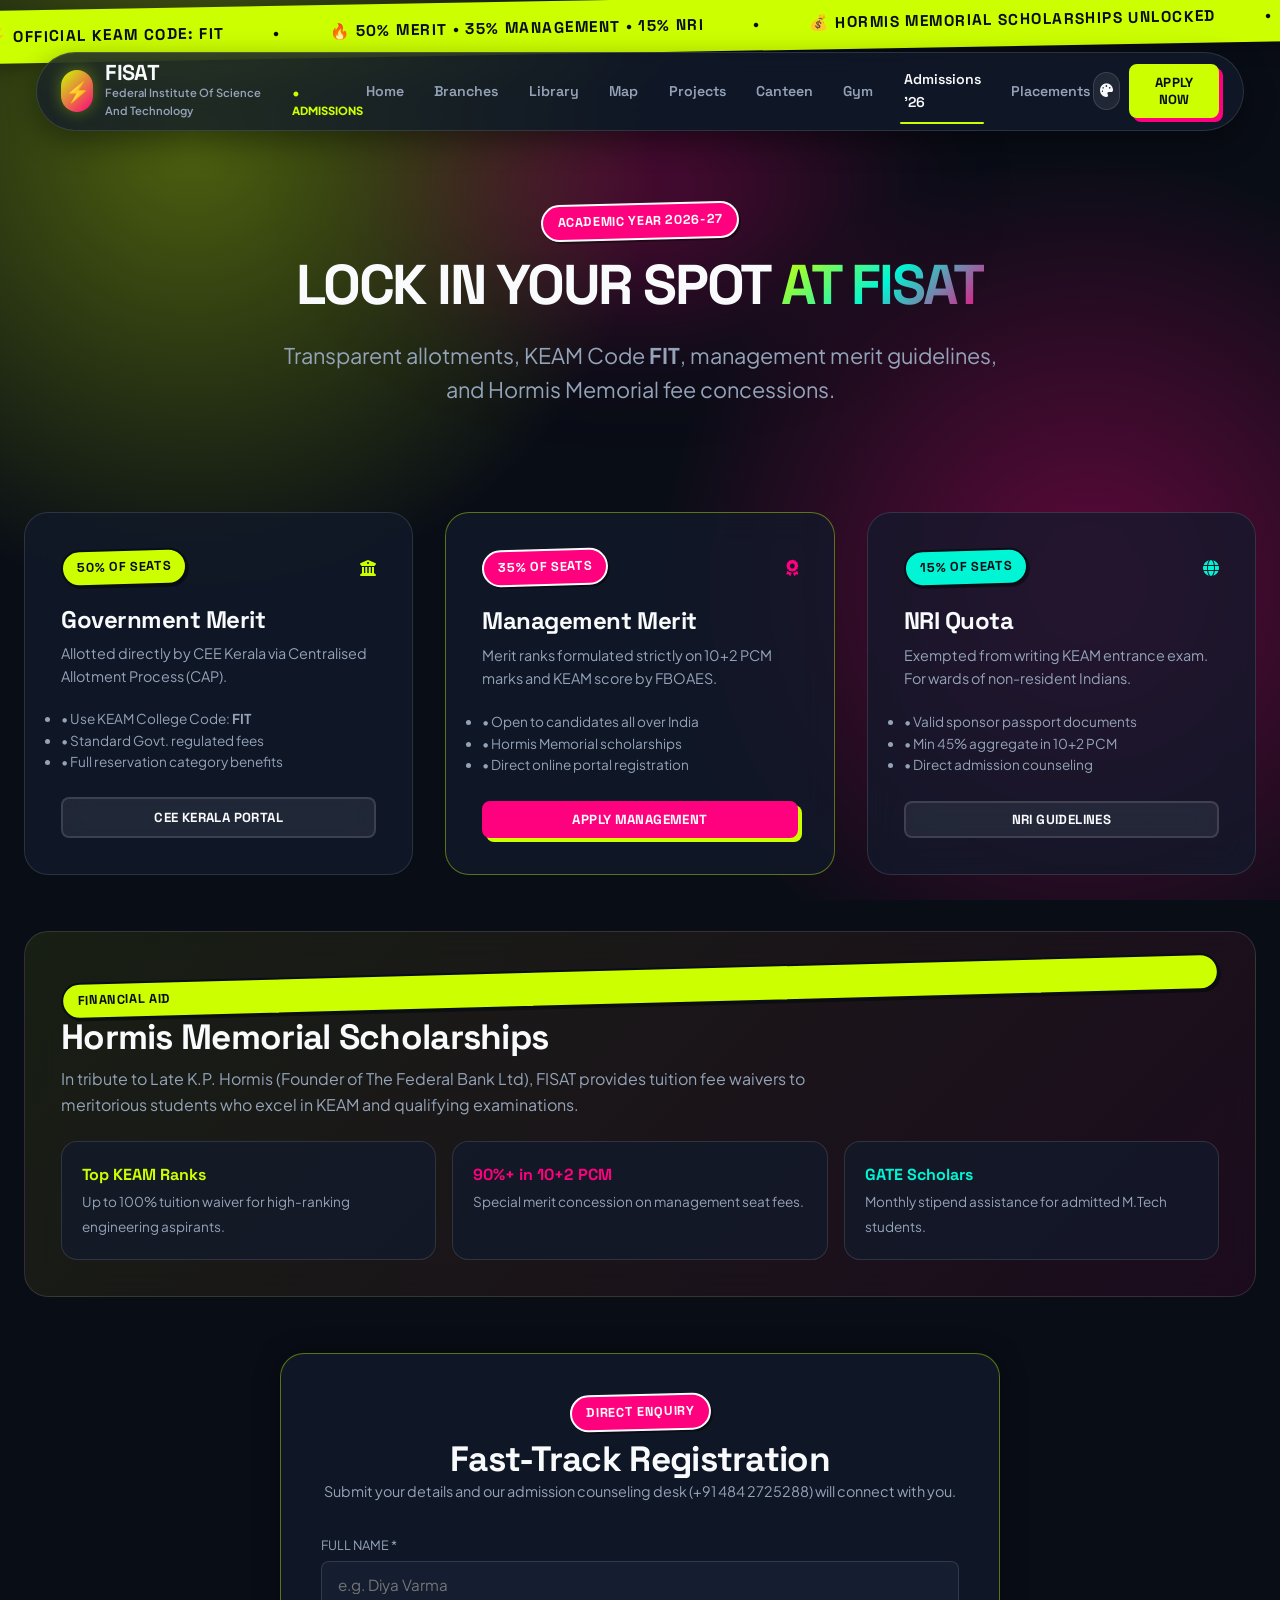
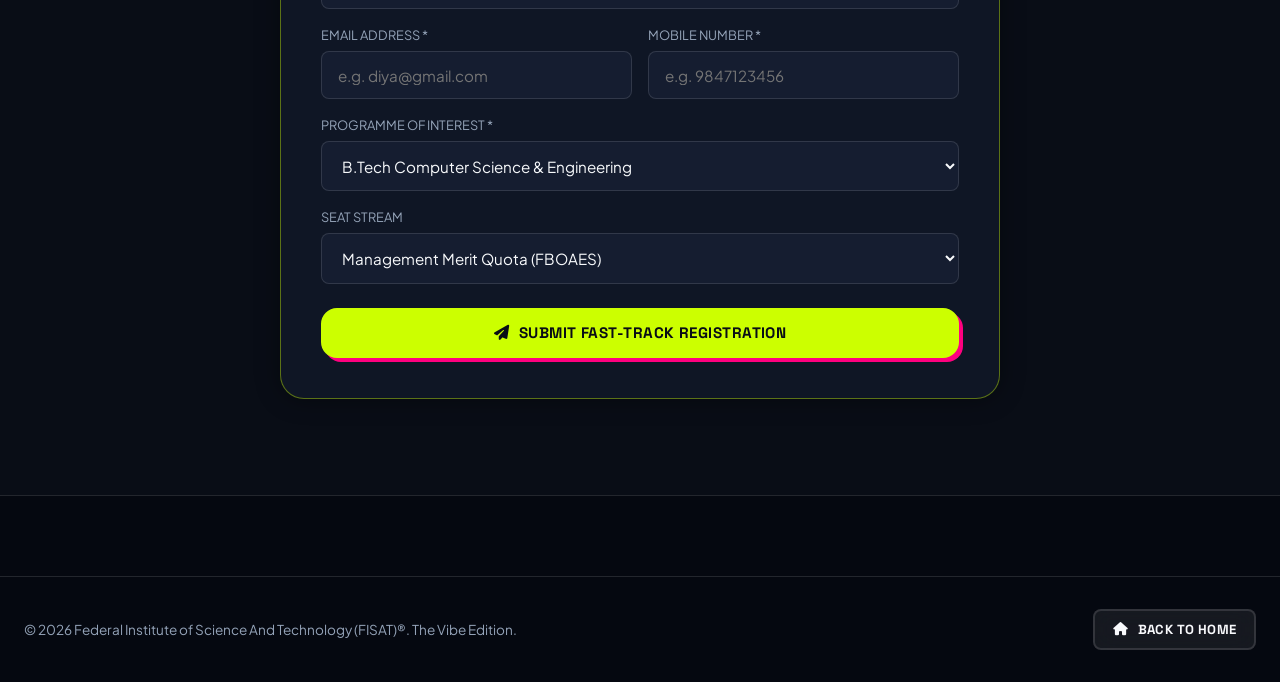
<file: admissions.html>
<!DOCTYPE html>
<html lang="en">
<head>
  <meta charset="UTF-8">
  <meta name="viewport" content="width=device-width, initial-scale=1.0">
  <title>Admissions '26 | FISAT The Vibe Edition</title>
  <meta name="description" content="Fast-track admissions for FISAT Angamaly. KEAM Code: FIT. Seat matrix, fee guidelines, and Hormis scholarships.">
  <link rel="preconnect" href="https://fonts.googleapis.com">
  <link rel="preconnect" href="https://fonts.gstatic.com" crossorigin>
  <link href="https://fonts.googleapis.com/css2?family=Plus+Jakarta+Sans:ital,wght@0,300;0,400;0,500;0,600;0,700;0,800;1,800&family=Space+Grotesk:wght@400;500;600;700&display=swap" rel="stylesheet">
  <link rel="stylesheet" href="https://cdnjs.cloudflare.com/ajax/libs/font-awesome/6.4.0/css/all.min.css">
  <link rel="stylesheet" href="css/style.css">
</head>
<body>

  <!-- Electric Marquee Ribbon -->
  <div class="marquee-ribbon">
    <div class="marquee-content">
      <span>⚡ OFFICIAL KEAM CODE: FIT</span>
      <span>•</span>
      <span>🔥 50% MERIT • 35% MANAGEMENT • 15% NRI</span>
      <span>•</span>
      <span>💰 HORMIS MEMORIAL SCHOLARSHIPS UNLOCKED</span>
      <span>•</span>
      <span>⚡ OFFICIAL KEAM CODE: FIT</span>
      <span>•</span>
      <span>🔥 50% MERIT • 35% MANAGEMENT • 15% NRI</span>
    </div>
  </div>

  <!-- Header -->
  <header class="site-header">
    <div class="nav-container">
      <a href="index.html" class="brand">
        <div class="brand-emblem">⚡</div>
        <div class="brand-text">
          <h1>FISAT</h1>
          <div class="sub"><span>  Federal Institute Of Science And Technology</span><span class="brand-vibe-tag">• ADMISSIONS</span></div>
        </div>
      </a>

      <nav class="nav-menu">
        <a href="index.html" class="nav-link">Home</a>
        <a href="departments.html" class="nav-link">Branches</a>
        <a href="index.html#library" class="nav-link">Library</a>
        <a href="index.html#campus-map" class="nav-link">Map</a>
        <a href="index.html#projects" class="nav-link">Projects</a>
        <a href="index.html#canteen" class="nav-link">Canteen</a>
        <a href="index.html#gym" class="nav-link">Gym</a>
        <a href="admissions.html" class="nav-link active">Admissions '26</a>
        <a href="placements.html" class="nav-link">Placements</a>
      </nav>

      <div class="nav-actions">
        <button id="theme-toggle" class="icon-btn" title="Shift Color Palette"><i class="fas fa-palette"></i></button>
        <button class="btn btn-primary btn-sm" onclick="document.getElementById('enquiry-box').scrollIntoView({behavior: 'smooth'})">
          Apply Now
        </button>
        <button class="icon-btn mobile-toggle"><i class="fas fa-bars"></i></button>
      </div>
    </div>
  </header>

  <!-- Banner -->
  <section class="hero" style="padding: 4.5rem 0 3rem;">
    <div class="hero-glow-sphere"></div>
    <div class="container hero-content">
      <span class="sticker sticker-pink">ACADEMIC YEAR 2026-27</span>
      <h1 class="hero-title" style="font-size: 3.5rem; margin-top: 1rem;">
        LOCK IN YOUR SPOT <span class="gradient-text">AT FISAT</span>
      </h1>
      <p class="hero-subtitle">
        Transparent allotments, KEAM Code <strong>FIT</strong>, management merit guidelines, and Hormis Memorial fee concessions.
      </p>
    </div>
  </section>

  <!-- Seat Matrix Bento Grid -->
  <section class="section-padding" style="padding-top: 1rem;">
    <div class="container">
      <div style="display: grid; grid-template-columns: repeat(3, 1fr); gap: 2rem; margin-bottom: 3.5rem;">
        <div class="bento-item">
          <div class="bento-badge-top">
            <span class="sticker sticker-lime">50% OF SEATS</span>
            <i class="fas fa-university" style="color: var(--primary);"></i>
          </div>
          <h3 style="font-size: 1.5rem; margin-bottom: 0.5rem;">Government Merit</h3>
          <p style="color: var(--text-muted); font-size: 0.9rem; margin-bottom: 1.25rem;">
            Allotted directly by CEE Kerala via Centralised Allotment Process (CAP).
          </p>
          <ul style="font-size: 0.85rem; color: var(--text-muted); margin-bottom: 1.5rem; line-height: 1.6;">
            <li>• Use KEAM College Code: <strong>FIT</strong></li>
            <li>• Standard Govt. regulated fees</li>
            <li>• Full reservation category benefits</li>
          </ul>
          <a href="https://cee.kerala.gov.in" target="_blank" rel="noopener noreferrer" class="btn btn-glass btn-sm">CEE Kerala Portal</a>
        </div>

        <div class="bento-item" style="border-color: var(--border-highlight);">
          <div class="bento-badge-top">
            <span class="sticker sticker-pink">35% OF SEATS</span>
            <i class="fas fa-award" style="color: var(--secondary);"></i>
          </div>
          <h3 style="font-size: 1.5rem; margin-bottom: 0.5rem;">Management Merit</h3>
          <p style="color: var(--text-muted); font-size: 0.9rem; margin-bottom: 1.25rem;">
            Merit ranks formulated strictly on 10+2 PCM marks and KEAM score by FBOAES.
          </p>
          <ul style="font-size: 0.85rem; color: var(--text-muted); margin-bottom: 1.5rem; line-height: 1.6;">
            <li>• Open to candidates all over India</li>
            <li>• Hormis Memorial scholarships</li>
            <li>• Direct online portal registration</li>
          </ul>
          <button class="btn btn-secondary btn-sm" onclick="document.getElementById('enquiry-box').scrollIntoView({behavior: 'smooth'})">Apply Management</button>
        </div>

        <div class="bento-item">
          <div class="bento-badge-top">
            <span class="sticker sticker-cyan">15% OF SEATS</span>
            <i class="fas fa-globe" style="color: var(--accent);"></i>
          </div>
          <h3 style="font-size: 1.5rem; margin-bottom: 0.5rem;">NRI Quota</h3>
          <p style="color: var(--text-muted); font-size: 0.9rem; margin-bottom: 1.25rem;">
            Exempted from writing KEAM entrance exam. For wards of non-resident Indians.
          </p>
          <ul style="font-size: 0.85rem; color: var(--text-muted); margin-bottom: 1.5rem; line-height: 1.6;">
            <li>• Valid sponsor passport documents</li>
            <li>• Min 45% aggregate in 10+2 PCM</li>
            <li>• Direct admission counseling</li>
          </ul>
          <button class="btn btn-glass btn-sm" onclick="document.getElementById('enquiry-box').scrollIntoView({behavior: 'smooth'})">NRI Guidelines</button>
        </div>
      </div>

      <!-- Hormis Scholarships Banner -->
      <div class="bento-item col-12" style="background: linear-gradient(135deg, rgba(204, 255, 0, 0.08), rgba(255, 0, 127, 0.08)); margin-bottom: 3.5rem;">
        <span class="sticker sticker-lime">FINANCIAL AID</span>
        <h2 style="font-size: 2.2rem; margin: 0.75rem 0 0.5rem;">Hormis Memorial Scholarships</h2>
        <p style="color: var(--text-muted); font-size: 1rem; max-width: 800px; margin-bottom: 1.5rem;">
          In tribute to Late K.P. Hormis (Founder of The Federal Bank Ltd), FISAT provides tuition fee waivers to meritorious students who excel in KEAM and qualifying examinations.
        </p>
        <div style="display: grid; grid-template-columns: repeat(3, 1fr); gap: 1rem;">
          <div style="background: var(--bg-card); padding: 1.25rem; border-radius: var(--border-radius-md); border: 1px solid var(--border);">
            <strong style="color: var(--primary); display: block; font-family: var(--font-display);">Top KEAM Ranks</strong>
            <span style="font-size: 0.85rem; color: var(--text-muted);">Up to 100% tuition waiver for high-ranking engineering aspirants.</span>
          </div>
          <div style="background: var(--bg-card); padding: 1.25rem; border-radius: var(--border-radius-md); border: 1px solid var(--border);">
            <strong style="color: var(--secondary); display: block; font-family: var(--font-display);">90%+ in 10+2 PCM</strong>
            <span style="font-size: 0.85rem; color: var(--text-muted);">Special merit concession on management seat fees.</span>
          </div>
          <div style="background: var(--bg-card); padding: 1.25rem; border-radius: var(--border-radius-md); border: 1px solid var(--border);">
            <strong style="color: var(--accent); display: block; font-family: var(--font-display);">GATE Scholars</strong>
            <span style="font-size: 0.85rem; color: var(--text-muted);">Monthly stipend assistance for admitted M.Tech students.</span>
          </div>
        </div>
      </div>

      <!-- Enquiry Form Box -->
      <div id="enquiry-box" class="calc-card-vibe" style="max-width: 720px; margin: 0 auto;">
        <div style="text-align: center; margin-bottom: 2rem;">
          <span class="sticker sticker-pink">DIRECT ENQUIRY</span>
          <h2 style="font-size: 2.2rem; margin-top: 0.5rem;">Fast-Track Registration</h2>
          <p style="color: var(--text-muted); font-size: 0.9rem;">Submit your details and our admission counseling desk (+91 484 2725288) will connect with you.</p>
        </div>

        <form id="admission-enquiry-form">
          <div style="margin-bottom: 1rem;">
            <label style="font-size: 0.8rem; text-transform: uppercase; color: var(--text-muted); display: block; margin-bottom: 0.35rem;">Full Name *</label>
            <input type="text" id="enq-name" class="form-control" placeholder="e.g. Diya Varma" required>
          </div>

          <div style="display: grid; grid-template-columns: 1fr 1fr; gap: 1rem; margin-bottom: 1rem;">
            <div>
              <label style="font-size: 0.8rem; text-transform: uppercase; color: var(--text-muted); display: block; margin-bottom: 0.35rem;">Email Address *</label>
              <input type="email" id="enq-email" class="form-control" placeholder="e.g. diya@gmail.com" required>
            </div>
            <div>
              <label style="font-size: 0.8rem; text-transform: uppercase; color: var(--text-muted); display: block; margin-bottom: 0.35rem;">Mobile Number *</label>
              <input type="tel" id="enq-phone" class="form-control" placeholder="e.g. 9847123456" required>
            </div>
          </div>

          <div style="margin-bottom: 1rem;">
            <label style="font-size: 0.8rem; text-transform: uppercase; color: var(--text-muted); display: block; margin-bottom: 0.35rem;">Programme of Interest *</label>
            <select id="apply-course-pref" class="form-control">
              <option value="B.Tech Computer Science & Engineering">B.Tech Computer Science & Engineering</option>
              <option value="B.Tech CSE (Artificial Intelligence & ML)">B.Tech CSE (Artificial Intelligence & ML)</option>
              <option value="B.Tech Electronics & Communication">B.Tech Electronics & Communication Engineering</option>
              <option value="B.Tech Electrical & Electronics">B.Tech Electrical & Electronics Engineering</option>
              <option value="B.Tech Mechanical Engineering">B.Tech Mechanical Engineering</option>
              <option value="B.Tech Civil Engineering">B.Tech Civil Engineering</option>
              <option value="MBA (FISAT Business School)">Master of Business Administration (MBA)</option>
              <option value="MCA (Computer Applications)">Master of Computer Applications (MCA)</option>
            </select>
          </div>

          <div style="margin-bottom: 1.5rem;">
            <label style="font-size: 0.8rem; text-transform: uppercase; color: var(--text-muted); display: block; margin-bottom: 0.35rem;">Seat Stream</label>
            <select id="enq-quota" class="form-control">
              <option value="mgmt">Management Merit Quota (FBOAES)</option>
              <option value="keam">Government KEAM Merit (Code: FIT)</option>
              <option value="nri">NRI Sponsored Seat</option>
              <option value="lateral">Lateral Entry (Diploma Holders)</option>
            </select>
          </div>

          <button type="submit" class="btn btn-primary" style="width: 100%;">
            <i class="fas fa-paper-plane"></i> Submit Fast-Track Registration
          </button>
        </form>
      </div>

    </div>
  </section>

  <!-- Footer -->
  <footer class="site-footer">
    <div class="container footer-bottom" style="margin-top: 0;">
      <div>&copy; 2026 Federal Institute of Science And Technology (FISAT)®. The Vibe Edition.</div>
      <div><a href="index.html" class="btn btn-glass btn-sm"><i class="fas fa-home"></i> Back to Home</a></div>
    </div>
  </footer>

  <script src="js/main.js"></script>
</body>
</html>
</file>
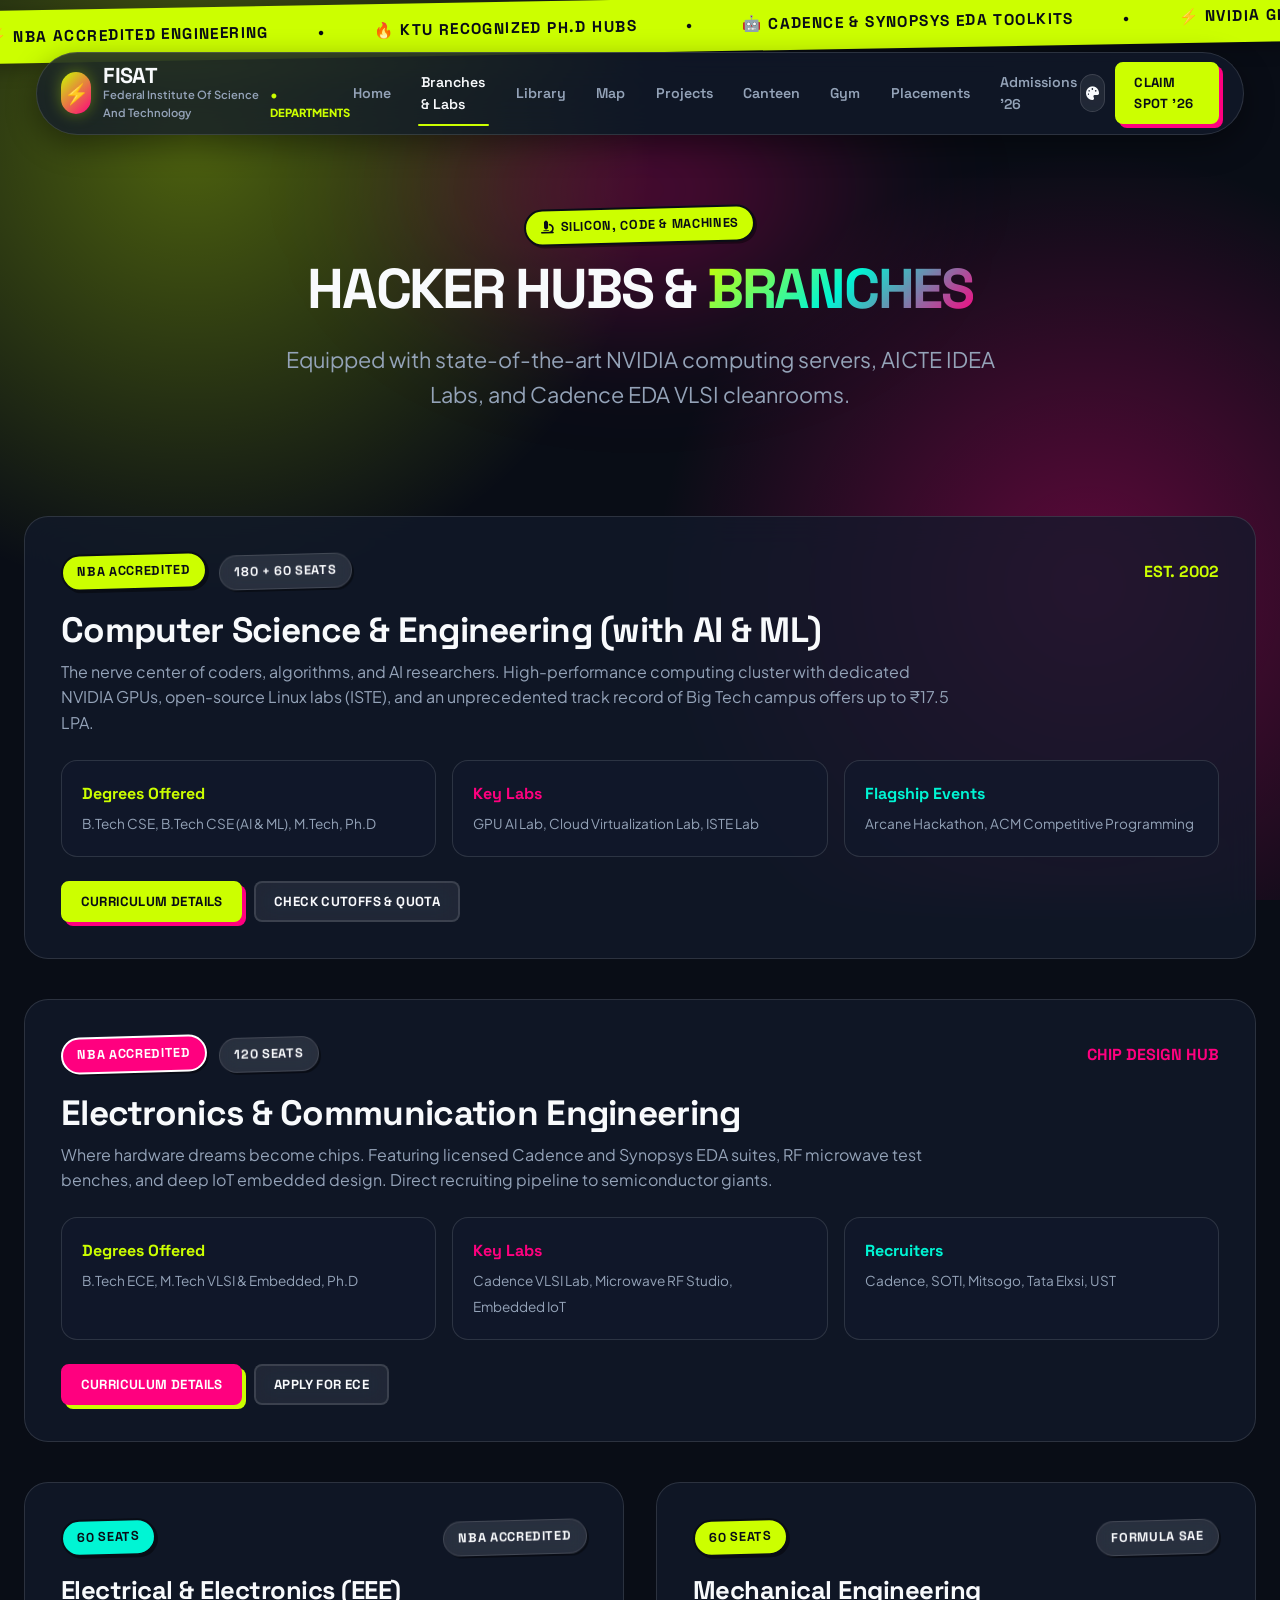
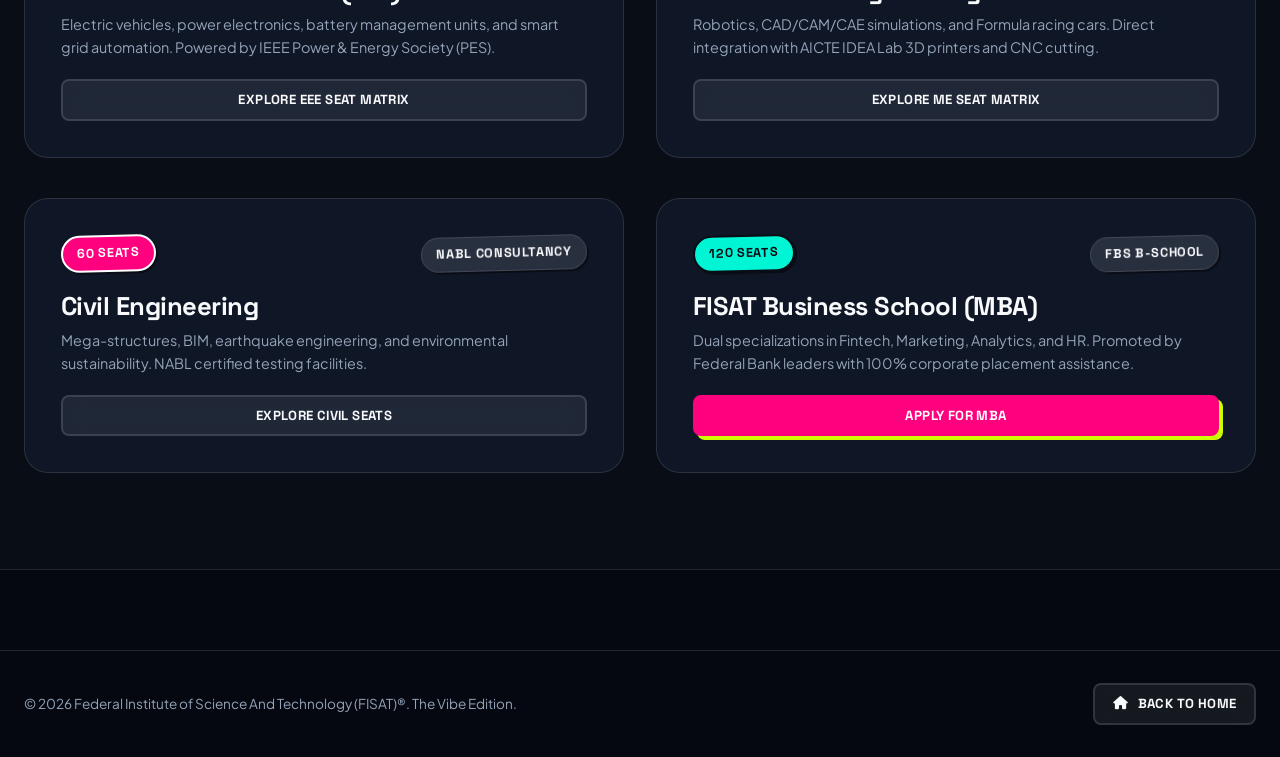
<file: departments.html>
<!DOCTYPE html>
<html lang="en">
<head>
  <meta charset="UTF-8">
  <meta name="viewport" content="width=device-width, initial-scale=1.0">
  <title>Branches & Hacker Hubs | FISAT The Vibe Edition</title>
  <meta name="description" content="Explore Academic Departments at Federal Institute of Science and Technology (FISAT) - CSE, ECE, EEE, ME, Civil, MBA, MCA.">
  <link rel="preconnect" href="https://fonts.googleapis.com">
  <link rel="preconnect" href="https://fonts.gstatic.com" crossorigin>
  <link href="https://fonts.googleapis.com/css2?family=Plus+Jakarta+Sans:ital,wght@0,300;0,400;0,500;0,600;0,700;0,800;1,800&family=Space+Grotesk:wght@400;500;600;700&display=swap" rel="stylesheet">
  <link rel="stylesheet" href="https://cdnjs.cloudflare.com/ajax/libs/font-awesome/6.4.0/css/all.min.css">
  <link rel="stylesheet" href="css/style.css">
</head>
<body>

  <!-- Electric Marquee Ribbon -->
  <div class="marquee-ribbon">
    <div class="marquee-content">
      <span>⚡ NBA ACCREDITED ENGINEERING</span>
      <span>•</span>
      <span>🔥 KTU RECOGNIZED PH.D HUBS</span>
      <span>•</span>
      <span>🤖 CADENCE & SYNOPSYS EDA TOOLKITS</span>
      <span>•</span>
      <span>⚡ NVIDIA GPU CLUSTERS</span>
      <span>•</span>
      <span>⚡ NBA ACCREDITED ENGINEERING</span>
      <span>•</span>
      <span>🔥 KTU RECOGNIZED PH.D HUBS</span>
    </div>
  </div>

  <!-- Header -->
  <header class="site-header">
    <div class="nav-container">
      <a href="index.html" class="brand">
        <div class="brand-emblem">⚡</div>
        <div class="brand-text">
          <h1>FISAT</h1>
          <div class="sub"><span>  Federal Institute Of Science And Technology</span><span class="brand-vibe-tag">• DEPARTMENTS</span></div>
        </div>
      </a>

      <nav class="nav-menu">
        <a href="index.html" class="nav-link">Home</a>
        <a href="departments.html" class="nav-link active">Branches & Labs</a>
        <a href="index.html#library" class="nav-link">Library</a>
        <a href="index.html#campus-map" class="nav-link">Map</a>
        <a href="index.html#projects" class="nav-link">Projects</a>
        <a href="index.html#canteen" class="nav-link">Canteen</a>
        <a href="index.html#gym" class="nav-link">Gym</a>
        <a href="placements.html" class="nav-link">Placements</a>
        <a href="admissions.html" class="nav-link">Admissions '26</a>
      </nav>

      <div class="nav-actions">
        <button id="theme-toggle" class="icon-btn" title="Shift Color Palette"><i class="fas fa-palette"></i></button>
        <a href="admissions.html" class="btn btn-primary btn-sm">Claim Spot '26</a>
        <button class="icon-btn mobile-toggle"><i class="fas fa-bars"></i></button>
      </div>
    </div>
  </header>

  <!-- Banner -->
  <section class="hero" style="padding: 4.5rem 0 3rem;">
    <div class="hero-glow-sphere"></div>
    <div class="container hero-content">
      <span class="sticker sticker-lime"><i class="fas fa-microscope"></i> SILICON, CODE & MACHINES</span>
      <h1 class="hero-title" style="font-size: 3.5rem; margin-top: 1rem;">
        HACKER HUBS & <span class="gradient-text">BRANCHES</span>
      </h1>
      <p class="hero-subtitle">
        Equipped with state-of-the-art NVIDIA computing servers, AICTE IDEA Labs, and Cadence EDA VLSI cleanrooms.
      </p>
    </div>
  </section>

  <!-- Departments Breakdown -->
  <section class="section-padding" style="padding-top: 1rem;">
    <div class="container" style="display: flex; flex-direction: column; gap: 2.5rem;">

      <!-- Dept 1: CSE -->
      <div class="bento-item col-12">
        <div class="bento-badge-top">
          <div style="display: flex; gap: 0.75rem; align-items: center;">
            <span class="sticker sticker-lime">NBA ACCREDITED</span>
            <span class="sticker sticker-glass">180 + 60 SEATS</span>
          </div>
          <span style="font-family: var(--font-display); color: var(--primary); font-weight: 700;">EST. 2002</span>
        </div>
        <div>
          <h2 style="font-size: 2.2rem; margin-bottom: 0.5rem; color: var(--text-main);">Computer Science & Engineering (with AI & ML)</h2>
          <p style="color: var(--text-muted); font-size: 1rem; max-width: 900px; margin-bottom: 1.5rem;">
            The nerve center of coders, algorithms, and AI researchers. High-performance computing cluster with dedicated NVIDIA GPUs, open-source Linux labs (ISTE), and an unprecedented track record of Big Tech campus offers up to ₹17.5 LPA.
          </p>
        </div>
        <div style="display: grid; grid-template-columns: repeat(3, 1fr); gap: 1rem; margin-bottom: 1.5rem;">
          <div style="background: var(--bg-card); padding: 1.25rem; border-radius: var(--border-radius-md); border: 1px solid var(--border);">
            <strong style="color: var(--primary); font-family: var(--font-display); display: block; margin-bottom: 0.25rem;">Degrees Offered</strong>
            <span style="font-size: 0.85rem; color: var(--text-muted);">B.Tech CSE, B.Tech CSE (AI & ML), M.Tech, Ph.D</span>
          </div>
          <div style="background: var(--bg-card); padding: 1.25rem; border-radius: var(--border-radius-md); border: 1px solid var(--border);">
            <strong style="color: var(--secondary); font-family: var(--font-display); display: block; margin-bottom: 0.25rem;">Key Labs</strong>
            <span style="font-size: 0.85rem; color: var(--text-muted);">GPU AI Lab, Cloud Virtualization Lab, ISTE Lab</span>
          </div>
          <div style="background: var(--bg-card); padding: 1.25rem; border-radius: var(--border-radius-md); border: 1px solid var(--border);">
            <strong style="color: var(--accent); font-family: var(--font-display); display: block; margin-bottom: 0.25rem;">Flagship Events</strong>
            <span style="font-size: 0.85rem; color: var(--text-muted);">Arcane Hackathon, ACM Competitive Programming</span>
          </div>
        </div>
        <div style="display: flex; gap: 0.75rem;">
          <a href="index.html#programs" class="btn btn-primary btn-sm">Curriculum Details</a>
          <a href="admissions.html" class="btn btn-glass btn-sm">Check Cutoffs & Quota</a>
        </div>
      </div>

      <!-- Dept 2: ECE -->
      <div class="bento-item col-12">
        <div class="bento-badge-top">
          <div style="display: flex; gap: 0.75rem; align-items: center;">
            <span class="sticker sticker-pink">NBA ACCREDITED</span>
            <span class="sticker sticker-glass">120 SEATS</span>
          </div>
          <span style="font-family: var(--font-display); color: var(--secondary); font-weight: 700;">CHIP DESIGN HUB</span>
        </div>
        <div>
          <h2 style="font-size: 2.2rem; margin-bottom: 0.5rem; color: var(--text-main);">Electronics & Communication Engineering</h2>
          <p style="color: var(--text-muted); font-size: 1rem; max-width: 900px; margin-bottom: 1.5rem;">
            Where hardware dreams become chips. Featuring licensed Cadence and Synopsys EDA suites, RF microwave test benches, and deep IoT embedded design. Direct recruiting pipeline to semiconductor giants.
          </p>
        </div>
        <div style="display: grid; grid-template-columns: repeat(3, 1fr); gap: 1rem; margin-bottom: 1.5rem;">
          <div style="background: var(--bg-card); padding: 1.25rem; border-radius: var(--border-radius-md); border: 1px solid var(--border);">
            <strong style="color: var(--primary); font-family: var(--font-display); display: block; margin-bottom: 0.25rem;">Degrees Offered</strong>
            <span style="font-size: 0.85rem; color: var(--text-muted);">B.Tech ECE, M.Tech VLSI & Embedded, Ph.D</span>
          </div>
          <div style="background: var(--bg-card); padding: 1.25rem; border-radius: var(--border-radius-md); border: 1px solid var(--border);">
            <strong style="color: var(--secondary); font-family: var(--font-display); display: block; margin-bottom: 0.25rem;">Key Labs</strong>
            <span style="font-size: 0.85rem; color: var(--text-muted);">Cadence VLSI Lab, Microwave RF Studio, Embedded IoT</span>
          </div>
          <div style="background: var(--bg-card); padding: 1.25rem; border-radius: var(--border-radius-md); border: 1px solid var(--border);">
            <strong style="color: var(--accent); font-family: var(--font-display); display: block; margin-bottom: 0.25rem;">Recruiters</strong>
            <span style="font-size: 0.85rem; color: var(--text-muted);">Cadence, SOTI, Mitsogo, Tata Elxsi, UST</span>
          </div>
        </div>
        <div style="display: flex; gap: 0.75rem;">
          <a href="index.html#programs" class="btn btn-secondary btn-sm">Curriculum Details</a>
          <a href="admissions.html" class="btn btn-glass btn-sm">Apply for ECE</a>
        </div>
      </div>

      <!-- Dept 3: EEE & ME Grid -->
      <div style="display: grid; grid-template-columns: 1fr 1fr; gap: 2rem;">
        <div class="bento-item">
          <div class="bento-badge-top">
            <span class="sticker sticker-cyan">60 SEATS</span>
            <span class="sticker sticker-glass">NBA ACCREDITED</span>
          </div>
          <h3 style="font-size: 1.6rem; margin-bottom: 0.5rem;">Electrical & Electronics (EEE)</h3>
          <p style="color: var(--text-muted); font-size: 0.9rem; margin-bottom: 1.25rem;">
            Electric vehicles, power electronics, battery management units, and smart grid automation. Powered by IEEE Power & Energy Society (PES).
          </p>
          <a href="admissions.html" class="btn btn-glass btn-sm">Explore EEE Seat Matrix</a>
        </div>

        <div class="bento-item">
          <div class="bento-badge-top">
            <span class="sticker sticker-lime">60 SEATS</span>
            <span class="sticker sticker-glass">FORMULA SAE</span>
          </div>
          <h3 style="font-size: 1.6rem; margin-bottom: 0.5rem;">Mechanical Engineering</h3>
          <p style="color: var(--text-muted); font-size: 0.9rem; margin-bottom: 1.25rem;">
            Robotics, CAD/CAM/CAE simulations, and Formula racing cars. Direct integration with AICTE IDEA Lab 3D printers and CNC cutting.
          </p>
          <a href="admissions.html" class="btn btn-glass btn-sm">Explore ME Seat Matrix</a>
        </div>
      </div>

      <!-- Dept 4: Civil & MBA Grid -->
      <div style="display: grid; grid-template-columns: 1fr 1fr; gap: 2rem;">
        <div class="bento-item">
          <div class="bento-badge-top">
            <span class="sticker sticker-pink">60 SEATS</span>
            <span class="sticker sticker-glass">NABL CONSULTANCY</span>
          </div>
          <h3 style="font-size: 1.6rem; margin-bottom: 0.5rem;">Civil Engineering</h3>
          <p style="color: var(--text-muted); font-size: 0.9rem; margin-bottom: 1.25rem;">
            Mega-structures, BIM, earthquake engineering, and environmental sustainability. NABL certified testing facilities.
          </p>
          <a href="admissions.html" class="btn btn-glass btn-sm">Explore Civil Seats</a>
        </div>

        <div class="bento-item">
          <div class="bento-badge-top">
            <span class="sticker sticker-cyan">120 SEATS</span>
            <span class="sticker sticker-glass">FBS B-SCHOOL</span>
          </div>
          <h3 style="font-size: 1.6rem; margin-bottom: 0.5rem;">FISAT Business School (MBA)</h3>
          <p style="color: var(--text-muted); font-size: 0.9rem; margin-bottom: 1.25rem;">
            Dual specializations in Fintech, Marketing, Analytics, and HR. Promoted by Federal Bank leaders with 100% corporate placement assistance.
          </p>
          <a href="admissions.html" class="btn btn-secondary btn-sm">Apply for MBA</a>
        </div>
      </div>

    </div>
  </section>

  <!-- Footer -->
  <footer class="site-footer">
    <div class="container footer-bottom" style="margin-top: 0;">
      <div>&copy; 2026 Federal Institute of Science And Technology (FISAT)®. The Vibe Edition.</div>
      <div><a href="index.html" class="btn btn-glass btn-sm"><i class="fas fa-home"></i> Back to Home</a></div>
    </div>
  </footer>

  <script src="js/main.js"></script>
</body>
</html>
</file>
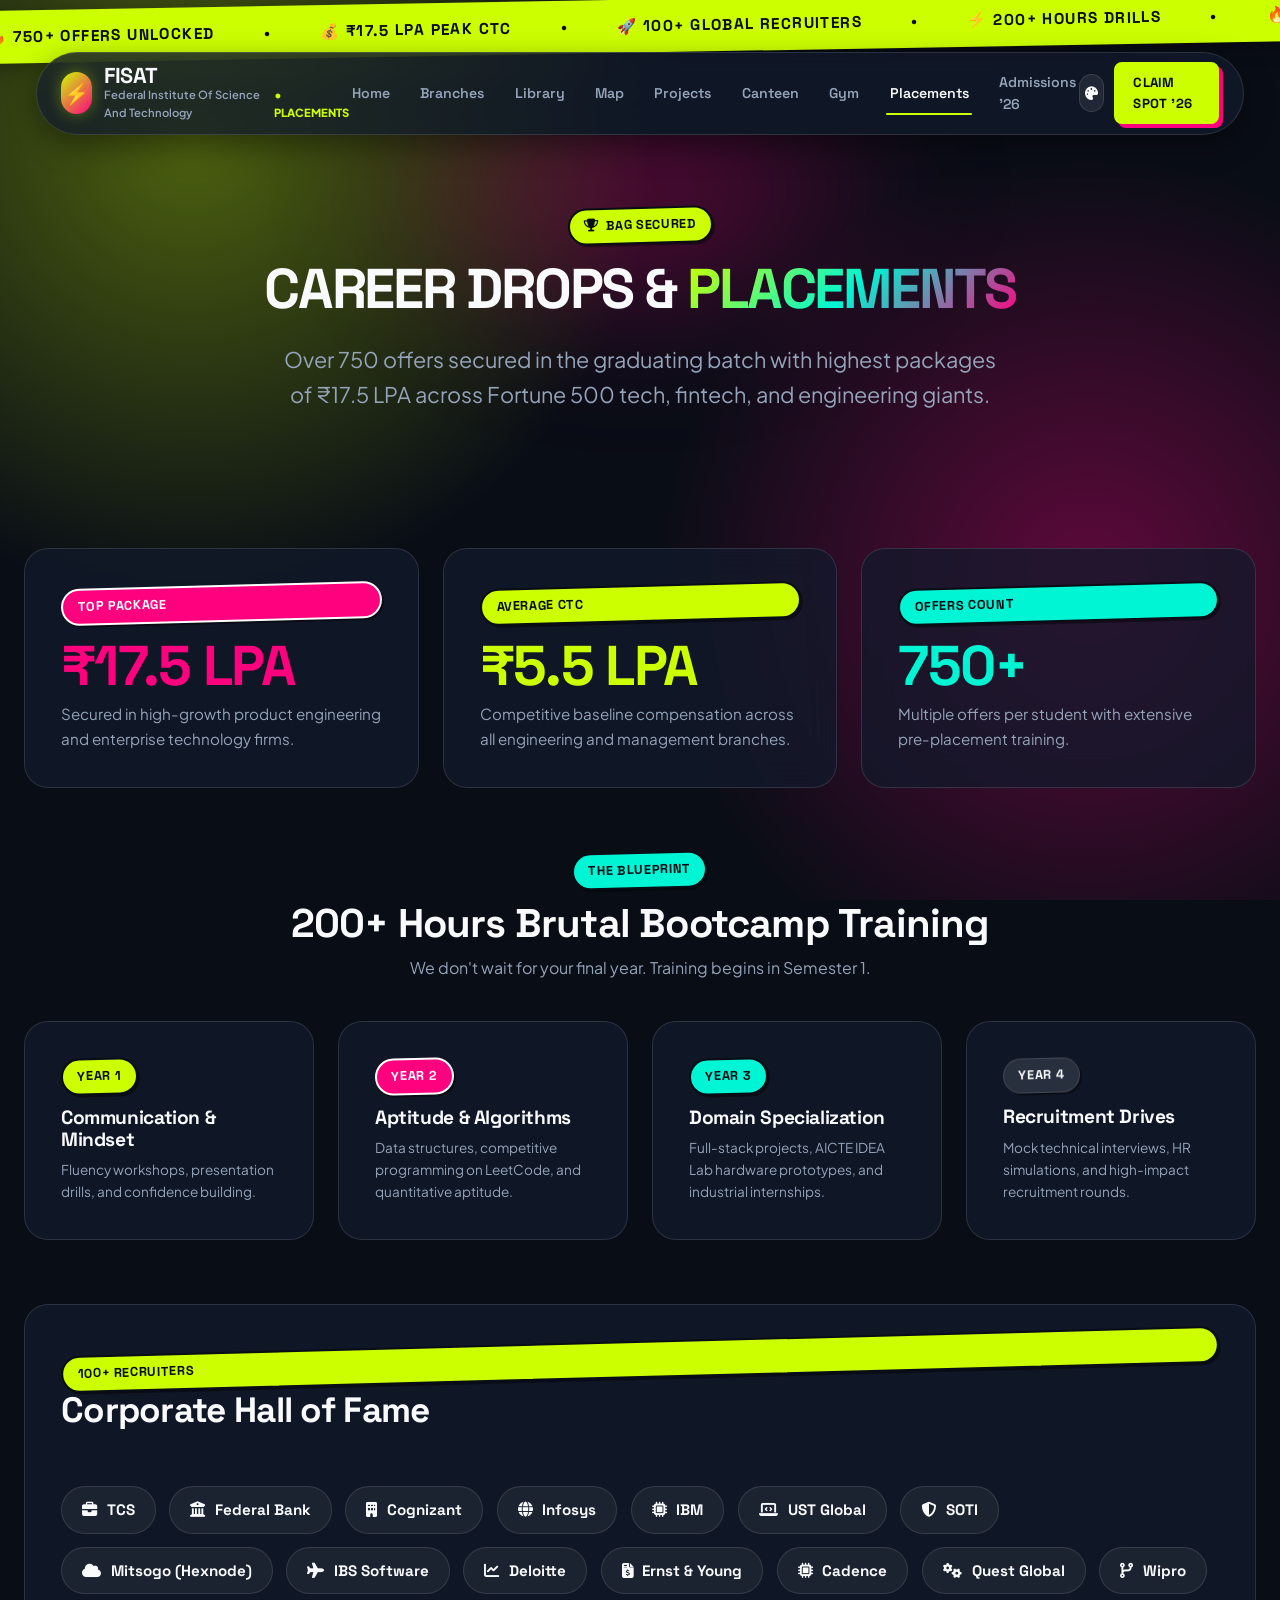
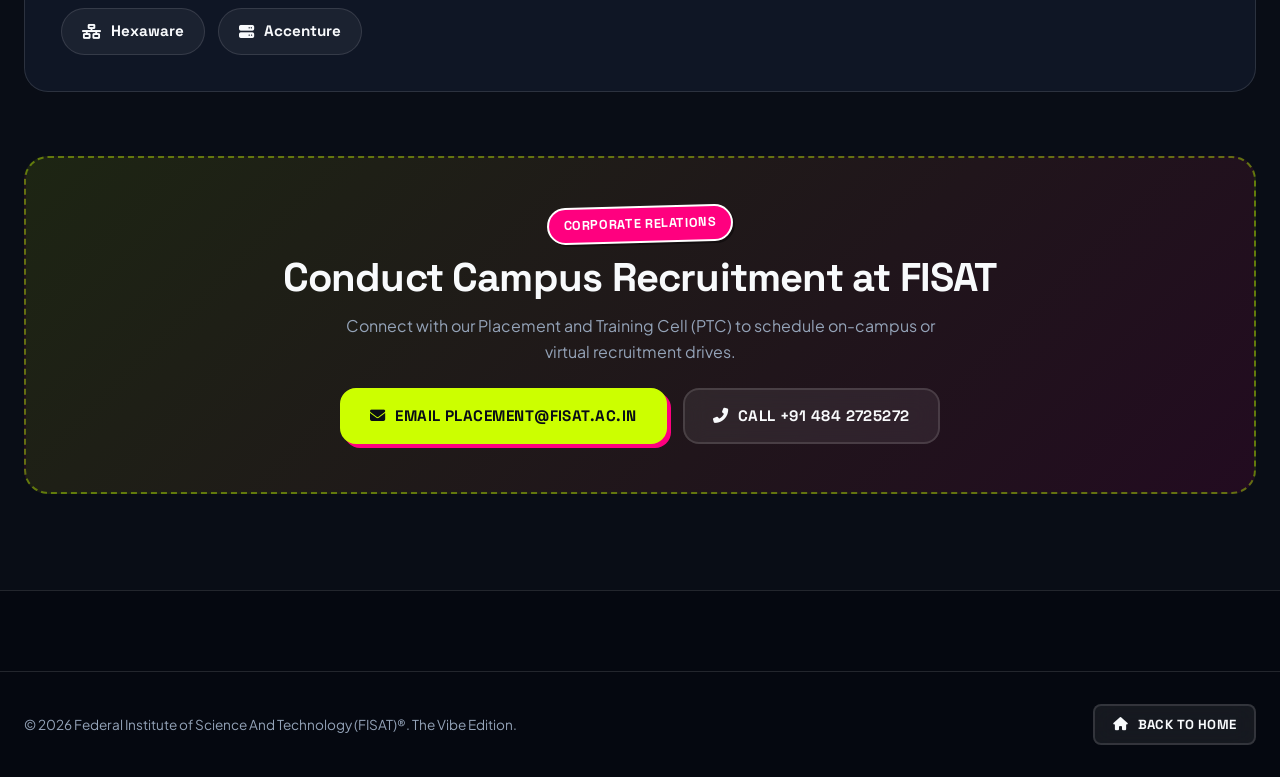
<file: placements.html>
<!DOCTYPE html>
<html lang="en">
<head>
  <meta charset="UTF-8">
  <meta name="viewport" content="width=device-width, initial-scale=1.0">
  <title>Placements & Bag Drops | FISAT The Vibe Edition</title>
  <meta name="description" content="Placements and Training Cell (PTC) at FISAT. 750+ Job Offers, ₹17.5 LPA Highest CTC, 100+ Top MNC Recruiters.">
  <link rel="preconnect" href="https://fonts.googleapis.com">
  <link rel="preconnect" href="https://fonts.gstatic.com" crossorigin>
  <link href="https://fonts.googleapis.com/css2?family=Plus+Jakarta+Sans:ital,wght@0,300;0,400;0,500;0,600;0,700;0,800;1,800&family=Space+Grotesk:wght@400;500;600;700&display=swap" rel="stylesheet">
  <link rel="stylesheet" href="https://cdnjs.cloudflare.com/ajax/libs/font-awesome/6.4.0/css/all.min.css">
  <link rel="stylesheet" href="css/style.css">
</head>
<body>

  <!-- Electric Marquee Ribbon -->
  <div class="marquee-ribbon">
    <div class="marquee-content">
      <span>🔥 750+ OFFERS UNLOCKED</span>
      <span>•</span>
      <span>💰 ₹17.5 LPA PEAK CTC</span>
      <span>•</span>
      <span>🚀 100+ GLOBAL RECRUITERS</span>
      <span>•</span>
      <span>⚡ 200+ HOURS DRILLS</span>
      <span>•</span>
      <span>🔥 750+ OFFERS UNLOCKED</span>
      <span>•</span>
      <span>💰 ₹17.5 LPA PEAK CTC</span>
    </div>
  </div>

  <!-- Header -->
  <header class="site-header">
    <div class="nav-container">
      <a href="index.html" class="brand">
        <div class="brand-emblem">⚡</div>
        <div class="brand-text">
          <h1>FISAT</h1>
          <div class="sub"><span>  Federal Institute Of Science And Technology</span><span class="brand-vibe-tag">• PLACEMENTS</span></div>
        </div>
      </a>

      <nav class="nav-menu">
        <a href="index.html" class="nav-link">Home</a>
        <a href="departments.html" class="nav-link">Branches</a>
        <a href="index.html#library" class="nav-link">Library</a>
        <a href="index.html#campus-map" class="nav-link">Map</a>
        <a href="index.html#projects" class="nav-link">Projects</a>
        <a href="index.html#canteen" class="nav-link">Canteen</a>
        <a href="index.html#gym" class="nav-link">Gym</a>
        <a href="placements.html" class="nav-link active">Placements</a>
        <a href="admissions.html" class="nav-link">Admissions '26</a>
      </nav>

      <div class="nav-actions">
        <button id="theme-toggle" class="icon-btn" title="Shift Color Palette"><i class="fas fa-palette"></i></button>
        <a href="admissions.html" class="btn btn-primary btn-sm">Claim Spot '26</a>
        <button class="icon-btn mobile-toggle"><i class="fas fa-bars"></i></button>
      </div>
    </div>
  </header>

  <!-- Banner -->
  <section class="hero" style="padding: 4.5rem 0 3rem;">
    <div class="hero-glow-sphere"></div>
    <div class="container hero-content">
      <span class="sticker sticker-lime"><i class="fas fa-trophy"></i> BAG SECURED</span>
      <h1 class="hero-title" style="font-size: 3.5rem; margin-top: 1rem;">
        CAREER DROPS & <span class="gradient-text">PLACEMENTS</span>
      </h1>
      <p class="hero-subtitle">
        Over 750 offers secured in the graduating batch with highest packages of ₹17.5 LPA across Fortune 500 tech, fintech, and engineering giants.
      </p>
    </div>
  </section>

  <!-- Big Numbers Bento -->
  <section class="section-padding" style="padding-top: 1rem;">
    <div class="container">
      <div class="bento-grid" style="margin-bottom: 4rem;">
        <div class="bento-item col-4">
          <span class="sticker sticker-pink">TOP PACKAGE</span>
          <div class="bento-big-stat" style="color: var(--secondary); margin-top: 1rem;">₹17.5 LPA</div>
          <p style="color: var(--text-muted); font-size: 0.95rem;">Secured in high-growth product engineering and enterprise technology firms.</p>
        </div>
        <div class="bento-item col-4">
          <span class="sticker sticker-lime">AVERAGE CTC</span>
          <div class="bento-big-stat" style="color: var(--primary); margin-top: 1rem;">₹5.5 LPA</div>
          <p style="color: var(--text-muted); font-size: 0.95rem;">Competitive baseline compensation across all engineering and management branches.</p>
        </div>
        <div class="bento-item col-4">
          <span class="sticker sticker-cyan">OFFERS COUNT</span>
          <div class="bento-big-stat" style="color: var(--accent); margin-top: 1rem;">750+</div>
          <p style="color: var(--text-muted); font-size: 0.95rem;">Multiple offers per student with extensive pre-placement training.</p>
        </div>
      </div>

      <!-- Training Architecture -->
      <div style="margin-bottom: 4rem;">
        <div style="text-align: center; margin-bottom: 2.5rem;">
          <span class="sticker sticker-cyan">THE BLUEPRINT</span>
          <h2 style="font-size: 2.5rem; margin-top: 0.75rem;">200+ Hours Brutal Bootcamp Training</h2>
          <p style="color: var(--text-muted); max-width: 600px; margin: 0.5rem auto 0;">
            We don't wait for your final year. Training begins in Semester 1.
          </p>
        </div>

        <div style="display: grid; grid-template-columns: repeat(4, 1fr); gap: 1.5rem;">
          <div class="bento-item">
            <span class="sticker sticker-lime" style="width: fit-content; margin-bottom: 0.75rem;">YEAR 1</span>
            <h4 style="font-size: 1.2rem; margin-bottom: 0.5rem;">Communication & Mindset</h4>
            <p style="font-size: 0.85rem; color: var(--text-muted);">Fluency workshops, presentation drills, and confidence building.</p>
          </div>
          <div class="bento-item">
            <span class="sticker sticker-pink" style="width: fit-content; margin-bottom: 0.75rem;">YEAR 2</span>
            <h4 style="font-size: 1.2rem; margin-bottom: 0.5rem;">Aptitude & Algorithms</h4>
            <p style="font-size: 0.85rem; color: var(--text-muted);">Data structures, competitive programming on LeetCode, and quantitative aptitude.</p>
          </div>
          <div class="bento-item">
            <span class="sticker sticker-cyan" style="width: fit-content; margin-bottom: 0.75rem;">YEAR 3</span>
            <h4 style="font-size: 1.2rem; margin-bottom: 0.5rem;">Domain Specialization</h4>
            <p style="font-size: 0.85rem; color: var(--text-muted);">Full-stack projects, AICTE IDEA Lab hardware prototypes, and industrial internships.</p>
          </div>
          <div class="bento-item">
            <span class="sticker sticker-glass" style="width: fit-content; margin-bottom: 0.75rem;">YEAR 4</span>
            <h4 style="font-size: 1.2rem; margin-bottom: 0.5rem;">Recruitment Drives</h4>
            <p style="font-size: 0.85rem; color: var(--text-muted);">Mock technical interviews, HR simulations, and high-impact recruitment rounds.</p>
          </div>
        </div>
      </div>

      <!-- Recruiter Wall -->
      <div class="bento-item col-12" style="margin-bottom: 4rem;">
        <span class="sticker sticker-lime">100+ RECRUITERS</span>
        <h2 style="font-size: 2.2rem; margin: 0.75rem 0 1.5rem;">Corporate Hall of Fame</h2>
        
        <div class="recruiters-tagcloud">
          <div class="company-tag"><i class="fas fa-briefcase"></i> TCS</div>
          <div class="company-tag"><i class="fas fa-university"></i> Federal Bank</div>
          <div class="company-tag"><i class="fas fa-building"></i> Cognizant</div>
          <div class="company-tag"><i class="fas fa-globe"></i> Infosys</div>
          <div class="company-tag"><i class="fas fa-microchip"></i> IBM</div>
          <div class="company-tag"><i class="fas fa-laptop-code"></i> UST Global</div>
          <div class="company-tag"><i class="fas fa-shield-alt"></i> SOTI</div>
          <div class="company-tag"><i class="fas fa-cloud"></i> Mitsogo (Hexnode)</div>
          <div class="company-tag"><i class="fas fa-plane"></i> IBS Software</div>
          <div class="company-tag"><i class="fas fa-chart-line"></i> Deloitte</div>
          <div class="company-tag"><i class="fas fa-file-invoice-dollar"></i> Ernst & Young</div>
          <div class="company-tag"><i class="fas fa-microchip"></i> Cadence</div>
          <div class="company-tag"><i class="fas fa-cogs"></i> Quest Global</div>
          <div class="company-tag"><i class="fas fa-code-branch"></i> Wipro</div>
          <div class="company-tag"><i class="fas fa-network-wired"></i> Hexaware</div>
          <div class="company-tag"><i class="fas fa-server"></i> Accenture</div>
        </div>
      </div>

      <!-- Recruiter Desk -->
      <div style="background: linear-gradient(135deg, rgba(204, 255, 0, 0.1), rgba(255, 0, 127, 0.1)); border: 2px dashed var(--border-highlight); border-radius: var(--border-radius-lg); padding: 3rem; text-align: center;">
        <span class="sticker sticker-pink">CORPORATE RELATIONS</span>
        <h2 style="font-size: 2.5rem; margin: 0.75rem 0;">Conduct Campus Recruitment at FISAT</h2>
        <p style="color: var(--text-muted); max-width: 600px; margin: 0 auto 1.5rem;">
          Connect with our Placement and Training Cell (PTC) to schedule on-campus or virtual recruitment drives.
        </p>
        <div style="display: flex; justify-content: center; gap: 1rem; flex-wrap: wrap;">
          <a href="mailto:placement@fisat.ac.in" class="btn btn-primary">
            <i class="fas fa-envelope"></i> Email placement@fisat.ac.in
          </a>
          <a href="tel:04842725272" class="btn btn-glass">
            <i class="fas fa-phone-alt"></i> Call +91 484 2725272
          </a>
        </div>
      </div>

    </div>
  </section>

  <!-- Footer -->
  <footer class="site-footer">
    <div class="container footer-bottom" style="margin-top: 0;">
      <div>&copy; 2026 Federal Institute of Science And Technology (FISAT)®. The Vibe Edition.</div>
      <div><a href="index.html" class="btn btn-glass btn-sm"><i class="fas fa-home"></i> Back to Home</a></div>
    </div>
  </footer>

  <script src="js/main.js"></script>
</body>
</html>
</file>
<file: css/style.css>
/* ==========================================================================
   FISAT (Federal Institute of Science and Technology) - THE VIBE EDITION
   Aesthetic: Electric Neo-Brutalist & Cyber-Glassmorphism
   "Not your regular engineering college. Built for the bold."
   ========================================================================== */

@import url('https://fonts.googleapis.com/css2?family=Plus+Jakarta+Sans:ital,wght@0,300;0,400;0,500;0,600;0,700;0,800;1,800&family=Space+Grotesk:wght@400;500;600;700&display=swap');

:root {
  /* Default Vibe: Electric Cyber (Deep Obsidian + Neon Lime + Cyber Violet) */
  --bg-main: #090d16;
  --bg-card: rgba(18, 26, 43, 0.75);
  --bg-card-hover: rgba(28, 39, 64, 0.9);
  --bg-elevated: #151d30;
  
  --primary: #ccff00;          /* Electric Acid Lime */
  --primary-glow: rgba(204, 255, 0, 0.35);
  --primary-contrast: #090d16;
  
  --secondary: #ff007f;        /* Hyper Neon Pink / Magenta */
  --secondary-glow: rgba(255, 0, 127, 0.35);
  
  --accent: #00f5d4;           /* Cyber Cyan / Aqua */
  --accent-glow: rgba(0, 245, 212, 0.35);

  --purple: #8b5cf6;           /* Electric Violet */
  --purple-glow: rgba(139, 92, 246, 0.35);
  
  --text-main: #f8fafc;
  --text-muted: #94a3b8;
  --text-dim: #64748b;
  
  --border: rgba(255, 255, 255, 0.12);
  --border-highlight: rgba(204, 255, 0, 0.4);
  --border-radius-sm: 8px;
  --border-radius-md: 16px;
  --border-radius-lg: 24px;
  --border-radius-full: 9999px;

  --font-display: 'Space Grotesk', -apple-system, sans-serif;
  --font-body: 'Plus Jakarta Sans', -apple-system, sans-serif;

  --shadow-neo: 5px 5px 0px rgba(0, 0, 0, 0.8);
  --shadow-neon: 0 0 25px var(--primary-glow);
  --transition: all 0.25s cubic-bezier(0.16, 1, 0.3, 1);
}

/* ==========================================================================
   VIBE MODES (Theme presets)
   ========================================================================== */

/* 1. Synthwave Sunset */
[data-vibe="synthwave"] {
  --bg-main: #110726;
  --bg-card: rgba(33, 14, 69, 0.75);
  --bg-card-hover: rgba(48, 20, 100, 0.9);
  --bg-elevated: #281052;
  --primary: #ff007f;          /* Radical Pink */
  --primary-glow: rgba(255, 0, 127, 0.4);
  --primary-contrast: #ffffff;
  --secondary: #00f5d4;        /* Cyan */
  --secondary-glow: rgba(0, 245, 212, 0.4);
  --accent: #ffbe0b;           /* Sunset Amber */
  --border-highlight: rgba(255, 0, 127, 0.4);
}

/* 2. Cyber Matrix (Green / Hacker) */
[data-vibe="matrix"] {
  --bg-main: #050d0a;
  --bg-card: rgba(10, 30, 20, 0.75);
  --bg-card-hover: rgba(16, 45, 30, 0.9);
  --bg-elevated: #0d261a;
  --primary: #00ff88;          /* Matrix Lime */
  --primary-glow: rgba(0, 255, 136, 0.4);
  --primary-contrast: #050d0a;
  --secondary: #00e5ff;        /* Neon Ice */
  --secondary-glow: rgba(0, 229, 255, 0.4);
  --accent: #fcee0a;           /* Cyber Yellow */
  --border-highlight: rgba(0, 255, 136, 0.4);
}

/* 3. Midnight Ocean */
[data-vibe="ocean"] {
  --bg-main: #031226;
  --bg-card: rgba(7, 36, 74, 0.75);
  --bg-card-hover: rgba(12, 53, 107, 0.9);
  --bg-elevated: #0a2f60;
  --primary: #38bdf8;          /* Sky Blue */
  --primary-glow: rgba(56, 189, 248, 0.4);
  --primary-contrast: #031226;
  --secondary: #a855f7;        /* Purple */
  --secondary-glow: rgba(168, 85, 247, 0.4);
  --accent: #2dd4bf;           /* Teal */
  --border-highlight: rgba(56, 189, 248, 0.4);
}

/* 4. Sunlight Daybreak (Fresh light mode) */
[data-vibe="daybreak"] {
  --bg-main: #f8fafc;
  --bg-card: rgba(255, 255, 255, 0.9);
  --bg-card-hover: #ffffff;
  --bg-elevated: #f1f5f9;
  --primary: #2563eb;          /* Electric Royal Blue */
  --primary-glow: rgba(37, 99, 235, 0.2);
  --primary-contrast: #ffffff;
  --secondary: #f43f5e;        /* Rose Pink */
  --secondary-glow: rgba(244, 63, 94, 0.2);
  --accent: #059669;           /* Emerald */
  --text-main: #0f172a;
  --text-muted: #475569;
  --text-dim: #94a3b8;
  --border: rgba(0, 0, 0, 0.1);
  --border-highlight: rgba(37, 99, 235, 0.4);
  --shadow-neo: 4px 4px 0px rgba(15, 23, 42, 0.9);
}

/* ==========================================================================
   Base & Reset
   ========================================================================== */
*, *::before, *::after {
  box-sizing: border-box;
  margin: 0;
  padding: 0;
}

html {
  scroll-behavior: smooth;
  font-size: 16px;
}

body {
  font-family: var(--font-body);
  background-color: var(--bg-main);
  color: var(--text-main);
  line-height: 1.6;
  overflow-x: hidden;
  transition: background-color 0.4s ease, color 0.4s ease;
  background-image: 
    radial-gradient(circle at 15% 15%, var(--primary-glow) 0%, transparent 35%),
    radial-gradient(circle at 85% 65%, var(--secondary-glow) 0%, transparent 35%);
  background-attachment: fixed;
}

h1, h2, h3, h4, h5, h6 {
  font-family: var(--font-display);
  font-weight: 700;
  line-height: 1.15;
  color: var(--text-main);
  letter-spacing: -0.02em;
}

a {
  text-decoration: none;
  color: inherit;
  transition: var(--transition);
}

.container {
  width: 100%;
  max-width: 1280px;
  margin: 0 auto;
  padding: 0 1.5rem;
}

.section-padding {
  padding: 6rem 0;
}

/* ==========================================================================
   Stickers, Tags & Badges (Outgoing & Playful)
   ========================================================================== */
.sticker {
  display: inline-flex;
  align-items: center;
  gap: 0.4rem;
  font-family: var(--font-display);
  font-size: 0.8rem;
  font-weight: 700;
  text-transform: uppercase;
  letter-spacing: 0.05em;
  padding: 0.4rem 0.9rem;
  border-radius: var(--border-radius-full);
  box-shadow: 2px 2px 0px rgba(0, 0, 0, 0.4);
  transform: rotate(-1.5deg);
  transition: transform 0.2s ease, box-shadow 0.2s ease;
}

.sticker:hover {
  transform: rotate(1deg) scale(1.05);
}

.sticker-lime {
  background: var(--primary);
  color: var(--primary-contrast);
  border: 2px solid var(--primary-contrast);
}

.sticker-pink {
  background: var(--secondary);
  color: #ffffff;
  border: 2px solid #ffffff;
}

.sticker-cyan {
  background: var(--accent);
  color: #090d16;
  border: 2px solid #090d16;
}

.sticker-glass {
  background: rgba(255, 255, 255, 0.1);
  color: var(--text-main);
  border: 1px solid var(--border);
  backdrop-filter: blur(10px);
}

/* Buttons */
.btn {
  display: inline-flex;
  align-items: center;
  justify-content: center;
  gap: 0.6rem;
  font-family: var(--font-display);
  font-size: 0.95rem;
  font-weight: 700;
  padding: 0.85rem 1.75rem;
  border-radius: var(--border-radius-md);
  border: 2px solid transparent;
  cursor: pointer;
  transition: var(--transition);
  text-transform: uppercase;
  letter-spacing: 0.03em;
  position: relative;
  overflow: hidden;
}

.btn-primary {
  background: var(--primary);
  color: var(--primary-contrast);
  border-color: var(--primary);
  box-shadow: 4px 4px 0px var(--secondary);
}

.btn-primary:hover {
  transform: translate(-2px, -2px);
  box-shadow: 6px 6px 0px var(--secondary);
}

.btn-primary:active {
  transform: translate(2px, 2px);
  box-shadow: 2px 2px 0px var(--secondary);
}

.btn-secondary {
  background: var(--secondary);
  color: #ffffff;
  border-color: var(--secondary);
  box-shadow: 4px 4px 0px var(--primary);
}

.btn-secondary:hover {
  transform: translate(-2px, -2px);
  box-shadow: 6px 6px 0px var(--primary);
}

.btn-glass {
  background: rgba(255, 255, 255, 0.07);
  color: var(--text-main);
  border-color: var(--border);
  backdrop-filter: blur(12px);
}

.btn-glass:hover {
  background: rgba(255, 255, 255, 0.15);
  border-color: var(--primary);
  color: var(--primary);
  transform: translateY(-2px);
}

.btn-sm {
  padding: 0.5rem 1.1rem;
  font-size: 0.825rem;
  border-radius: var(--border-radius-sm);
}

/* ==========================================================================
   Continuous Electric Marquee
   ========================================================================== */
.marquee-ribbon {
  background: var(--primary);
  color: var(--primary-contrast);
  padding: 0.85rem 0;
  overflow: hidden;
  white-space: nowrap;
  font-family: var(--font-display);
  font-weight: 800;
  font-size: 0.95rem;
  letter-spacing: 0.08em;
  text-transform: uppercase;
  display: flex;
  transform: rotate(-1deg) scale(1.02);
  box-shadow: 0 4px 20px rgba(0, 0, 0, 0.3);
  position: relative;
  z-index: 20;
}

.marquee-content {
  display: flex;
  gap: 3rem;
  animation: marqueeScroll 20s linear infinite;
  align-items: center;
}

.marquee-content span {
  display: flex;
  align-items: center;
  gap: 1rem;
}

@keyframes marqueeScroll {
  0% { transform: translateX(0); }
  100% { transform: translateX(-50%); }
}

/* ==========================================================================
   Navigation Header
   ========================================================================== */
.site-header {
  position: sticky;
  top: 1rem;
  z-index: 1000;
  margin: 0 auto;
  max-width: 1240px;
  padding: 0 1rem;
}

.nav-container {
  background: var(--bg-card);
  backdrop-filter: blur(20px);
  border: 1px solid var(--border);
  border-radius: var(--border-radius-full);
  display: flex;
  align-items: center;
  justify-content: space-between;
  padding: 0.6rem 1.5rem;
  box-shadow: 0 10px 30px rgba(0, 0, 0, 0.4);
  transition: var(--transition);
}

.site-header.scrolled .nav-container {
  border-color: var(--border-highlight);
  box-shadow: 0 15px 35px rgba(0, 0, 0, 0.6);
}

.brand {
  display: flex;
  align-items: center;
  gap: 0.75rem;
}

.brand-emblem {
  width: 42px;
  height: 42px;
  background: linear-gradient(135deg, var(--primary), var(--secondary));
  border-radius: var(--border-radius-full);
  display: flex;
  align-items: center;
  justify-content: center;
  color: #090d16;
  font-size: 1.25rem;
  font-weight: 900;
  box-shadow: 0 0 15px var(--primary-glow);
}

.brand-text h1 {
  font-size: 1.35rem;
  letter-spacing: -0.03em;
  color: var(--text-main);
  line-height: 1;
}

.brand-text .sub {
  font-size: 0.7rem;
  color: var(--text-muted);
  font-weight: 600;
  display: flex;
  align-items: center;
  gap: 0.4rem;
}

.brand-vibe-tag {
  color: var(--primary);
  font-weight: 800;
}

.nav-menu {
  display: flex;
  align-items: center;
  gap: 1.5rem;
}

.nav-link {
  font-family: var(--font-display);
  font-size: 0.885rem;
  font-weight: 600;
  color: var(--text-muted);
  padding: 0.4rem 0.2rem;
  position: relative;
}

.nav-link:hover, .nav-link.active {
  color: var(--text-main);
}

.nav-link.active::after, .nav-link:hover::after {
  content: '';
  position: absolute;
  bottom: -4px;
  left: 0;
  width: 100%;
  height: 2px;
  background: var(--primary);
  border-radius: 2px;
}

.nav-actions {
  display: flex;
  align-items: center;
  gap: 0.6rem;
}

.icon-btn {
  background: rgba(255, 255, 255, 0.08);
  border: 1px solid var(--border);
  color: var(--text-main);
  width: 38px;
  height: 38px;
  border-radius: var(--border-radius-full);
  display: flex;
  align-items: center;
  justify-content: center;
  cursor: pointer;
  transition: var(--transition);
}

.icon-btn:hover {
  background: var(--primary);
  color: var(--primary-contrast);
  border-color: var(--primary);
  transform: rotate(8deg);
}

.mobile-toggle {
  display: none;
}

/* ==========================================================================
   Hero Section: Electric, Outgoing & Punchy
   ========================================================================== */
.hero {
  position: relative;
  padding: 6.5rem 0 5rem;
  overflow: hidden;
  text-align: center;
}

.hero-glow-sphere {
  position: absolute;
  top: 15%;
  left: 50%;
  transform: translate(-50%, -50%);
  width: 600px;
  height: 350px;
  background: radial-gradient(ellipse, var(--secondary-glow) 0%, transparent 70%);
  pointer-events: none;
  filter: blur(60px);
  z-index: 1;
}

.hero-content {
  position: relative;
  z-index: 2;
  max-width: 960px;
  margin: 0 auto;
}

.hero-stickers-row {
  display: flex;
  justify-content: center;
  gap: 0.85rem;
  flex-wrap: wrap;
  margin-bottom: 2rem;
}

.hero-title {
  font-size: 4.5rem;
  font-weight: 800;
  line-height: 1.05;
  margin-bottom: 1.5rem;
  letter-spacing: -0.04em;
  text-transform: uppercase;
}

.hero-title .gradient-text {
  background: linear-gradient(135deg, var(--primary) 0%, var(--accent) 50%, var(--secondary) 100%);
  -webkit-background-clip: text;
  -webkit-text-fill-color: transparent;
  display: inline-block;
}

.hero-title .highlight-box {
  display: inline-block;
  background: var(--primary);
  color: var(--primary-contrast);
  padding: 0.1rem 0.6rem;
  border-radius: var(--border-radius-sm);
  transform: rotate(-1.5deg);
  box-shadow: 4px 4px 0px rgba(0, 0, 0, 0.6);
}

.hero-subtitle {
  font-size: 1.35rem;
  color: var(--text-muted);
  max-width: 720px;
  margin: 0 auto 2.5rem;
  line-height: 1.6;
}

.hero-cta {
  display: flex;
  justify-content: center;
  gap: 1rem;
  flex-wrap: wrap;
  margin-bottom: 3.5rem;
}

/* Floating Vibe Selector Bar */
.vibe-bar {
  display: inline-flex;
  align-items: center;
  gap: 0.5rem;
  background: var(--bg-card);
  border: 1px solid var(--border);
  padding: 0.4rem 0.6rem;
  border-radius: var(--border-radius-full);
  box-shadow: 0 10px 25px rgba(0, 0, 0, 0.3);
}

.vibe-pill {
  border: none;
  background: transparent;
  color: var(--text-muted);
  font-family: var(--font-display);
  font-weight: 700;
  font-size: 0.775rem;
  padding: 0.4rem 0.85rem;
  border-radius: var(--border-radius-full);
  cursor: pointer;
  transition: var(--transition);
  display: flex;
  align-items: center;
  gap: 0.35rem;
}

.vibe-pill.active, .vibe-pill:hover {
  background: var(--primary);
  color: var(--primary-contrast);
}

/* ==========================================================================
   Bento Grid Layout: The FISAT Ecosystem
   ========================================================================== */
.bento-grid {
  display: grid;
  grid-template-columns: repeat(12, 1fr);
  gap: 1.5rem;
  margin-top: 2rem;
}

.bento-item {
  background: var(--bg-card);
  border: 1px solid var(--border);
  border-radius: var(--border-radius-lg);
  padding: 2.25rem;
  backdrop-filter: blur(16px);
  position: relative;
  overflow: hidden;
  transition: var(--transition);
  display: flex;
  flex-direction: column;
  justify-content: space-between;
}

.bento-item:hover {
  border-color: var(--border-highlight);
  transform: translateY(-4px);
  box-shadow: 0 15px 35px rgba(0, 0, 0, 0.4);
}

.bento-item.col-8 { grid-column: span 8; }
.bento-item.col-4 { grid-column: span 4; }
.bento-item.col-6 { grid-column: span 6; }
.bento-item.col-12 { grid-column: span 12; }

.bento-badge-top {
  display: flex;
  justify-content: space-between;
  align-items: center;
  margin-bottom: 1.25rem;
}

.bento-icon {
  width: 48px;
  height: 48px;
  border-radius: var(--border-radius-md);
  display: flex;
  align-items: center;
  justify-content: center;
  font-size: 1.4rem;
  margin-bottom: 1rem;
}

.bento-big-stat {
  font-family: var(--font-display);
  font-size: 3.5rem;
  font-weight: 800;
  line-height: 1;
  margin-bottom: 0.5rem;
  color: var(--primary);
  letter-spacing: -0.03em;
}

/* ==========================================================================
   Interactive "Find Your Vibe" Branch Quiz Card
   ========================================================================== */
.quiz-box {
  background: linear-gradient(135deg, rgba(204, 255, 0, 0.05), rgba(255, 0, 127, 0.08));
  border: 2px dashed var(--border-highlight);
  border-radius: var(--border-radius-lg);
  padding: 3rem;
  text-align: center;
  margin-bottom: 4rem;
}

.quiz-options-grid {
  display: grid;
  grid-template-columns: repeat(4, 1fr);
  gap: 1rem;
  margin: 2rem 0;
}

.quiz-option-btn {
  background: var(--bg-card);
  border: 1px solid var(--border);
  color: var(--text-main);
  padding: 1.25rem 1rem;
  border-radius: var(--border-radius-md);
  font-family: var(--font-display);
  font-weight: 700;
  font-size: 0.95rem;
  cursor: pointer;
  transition: var(--transition);
  display: flex;
  flex-direction: column;
  align-items: center;
  gap: 0.6rem;
}

.quiz-option-btn i {
  font-size: 1.8rem;
  color: var(--primary);
}

.quiz-option-btn:hover, .quiz-option-btn.selected {
  background: var(--primary);
  color: var(--primary-contrast);
  border-color: var(--primary);
  transform: translateY(-4px) scale(1.02);
  box-shadow: 4px 4px 0px var(--secondary);
}

.quiz-option-btn:hover i, .quiz-option-btn.selected i {
  color: var(--primary-contrast);
}

.quiz-result-card {
  background: var(--bg-elevated);
  border: 2px solid var(--primary);
  border-radius: var(--border-radius-md);
  padding: 1.75rem;
  margin-top: 1.5rem;
  display: none;
  animation: popIn 0.3s ease;
}

@keyframes popIn {
  from { transform: scale(0.95); opacity: 0; }
  to { transform: scale(1); opacity: 1; }
}

/* ==========================================================================
   Programs Grid: Modern Cyber Cards
   ========================================================================== */
.programs-grid {
  display: grid;
  grid-template-columns: repeat(3, 1fr);
  gap: 1.75rem;
}

.program-card {
  background: var(--bg-card);
  border: 1px solid var(--border);
  border-radius: var(--border-radius-lg);
  padding: 2rem;
  box-shadow: 0 4px 20px rgba(0, 0, 0, 0.2);
  transition: var(--transition);
  display: flex;
  flex-direction: column;
  position: relative;
  overflow: hidden;
}

.program-card::before {
  content: '';
  position: absolute;
  top: 0;
  left: 0;
  width: 100%;
  height: 4px;
  background: linear-gradient(90deg, var(--primary), var(--secondary));
  opacity: 0;
  transition: var(--transition);
}

.program-card:hover {
  transform: translateY(-6px);
  border-color: var(--border-highlight);
  box-shadow: 0 15px 30px rgba(0, 0, 0, 0.4);
}

.program-card:hover::before {
  opacity: 1;
}

.program-card h3 {
  font-size: 1.35rem;
  margin: 0.75rem 0 0.5rem;
  color: var(--text-main);
}

.program-card p {
  color: var(--text-muted);
  font-size: 0.9rem;
  margin-bottom: 1.5rem;
  flex-grow: 1;
}

/* ==========================================================================
   Placements: Sneaker-Drop / Hall of Fame Vibe
   ========================================================================== */
.placements-spotlight {
  background: linear-gradient(135deg, #10192e 0%, #0a0e1a 100%);
  border: 1px solid var(--border);
  border-radius: var(--border-radius-lg);
  padding: 4rem 3rem;
  position: relative;
  overflow: hidden;
}

.placements-spotlight::after {
  content: 'BAG SECURED';
  position: absolute;
  bottom: -20px;
  right: -20px;
  font-family: var(--font-display);
  font-size: 6rem;
  font-weight: 900;
  color: rgba(255, 255, 255, 0.02);
  letter-spacing: -0.05em;
  pointer-events: none;
}

/* Recruiters Tag Cloud */
.recruiters-tagcloud {
  display: flex;
  flex-wrap: wrap;
  gap: 0.85rem;
  margin-top: 2rem;
}

.company-tag {
  background: rgba(255, 255, 255, 0.05);
  border: 1px solid var(--border);
  padding: 0.65rem 1.25rem;
  border-radius: var(--border-radius-full);
  font-family: var(--font-display);
  font-weight: 700;
  font-size: 0.95rem;
  display: flex;
  align-items: center;
  gap: 0.6rem;
  transition: var(--transition);
}

.company-tag:hover {
  background: var(--primary);
  color: var(--primary-contrast);
  border-color: var(--primary);
  transform: scale(1.05) rotate(-1deg);
}

/* ==========================================================================
   Campus Fests & Life: Pure Hype
   ========================================================================== */
.fest-card-grid {
  display: grid;
  grid-template-columns: 1fr 1fr;
  gap: 2rem;
}

.fest-card {
  position: relative;
  min-height: 380px;
  border-radius: var(--border-radius-lg);
  overflow: hidden;
  padding: 2.5rem;
  display: flex;
  flex-direction: column;
  justify-content: flex-end;
  border: 1px solid var(--border);
  transition: var(--transition);
}

.fest-card.bharatham {
  background: linear-gradient(180deg, rgba(0, 0, 0, 0.2) 0%, rgba(9, 13, 22, 0.95) 100%),
              radial-gradient(circle at 80% 20%, #ff007f 0%, #3b0764 100%);
}

.fest-card.Arcane {
  background: linear-gradient(180deg, rgba(0, 0, 0, 0.2) 0%, rgba(9, 13, 22, 0.95) 100%),
              radial-gradient(circle at 20% 20%, #00f5d4 0%, #064e3b 100%);
}

.fest-card:hover {
  transform: translateY(-5px);
  border-color: var(--primary);
}

.fest-card h3 {
  font-size: 2.25rem;
  margin-bottom: 0.5rem;
  color: #ffffff;
}

.fest-card p {
  color: #cbd5e1;
  font-size: 0.95rem;
  margin-bottom: 1.5rem;
}

/* ==========================================================================
   Interactive Calculator: Cyberpunk Form
   ========================================================================== */
.calc-card-vibe {
  background: var(--bg-card);
  border: 1px solid var(--border-highlight);
  border-radius: var(--border-radius-lg);
  padding: 2.5rem;
  box-shadow: 0 0 25px rgba(0, 0, 0, 0.4);
}

.form-control {
  width: 100%;
  padding: 0.85rem 1rem;
  font-size: 0.95rem;
  font-family: inherit;
  border: 1px solid var(--border);
  border-radius: var(--border-radius-sm);
  background: var(--bg-elevated);
  color: var(--text-main);
  transition: var(--transition);
}

.form-control:focus {
  outline: none;
  border-color: var(--primary);
  box-shadow: 0 0 15px var(--primary-glow);
}

/* ==========================================================================
   Modals & Toast System
   ========================================================================== */
.modal-overlay {
  position: fixed;
  top: 0;
  left: 0;
  width: 100%;
  height: 100%;
  background: rgba(9, 13, 22, 0.85);
  backdrop-filter: blur(8px);
  z-index: 2000;
  display: flex;
  align-items: center;
  justify-content: center;
  padding: 1.5rem;
  opacity: 0;
  visibility: hidden;
  transition: var(--transition);
}

.modal-overlay.active {
  opacity: 1;
  visibility: visible;
}

.modal-content {
  background: var(--bg-elevated);
  border: 1px solid var(--border-highlight);
  border-radius: var(--border-radius-lg);
  max-width: 650px;
  width: 100%;
  max-height: 90vh;
  overflow-y: auto;
  padding: 2.5rem;
  position: relative;
  box-shadow: 0 20px 50px rgba(0, 0, 0, 0.8);
  transform: translateY(20px);
  transition: var(--transition);
}

.modal-overlay.active .modal-content {
  transform: translateY(0);
}

.modal-close {
  position: absolute;
  top: 1.25rem;
  right: 1.25rem;
  background: transparent;
  border: none;
  font-size: 1.5rem;
  color: var(--text-muted);
  cursor: pointer;
  transition: var(--transition);
}

.modal-close:hover {
  color: var(--secondary);
  transform: rotate(90deg);
}

/* Toast Container */
.toast-container {
  position: fixed;
  bottom: 2rem;
  right: 2rem;
  z-index: 3000;
  display: flex;
  flex-direction: column;
  gap: 0.75rem;
}

.toast {
  background: var(--bg-elevated);
  color: var(--text-main);
  border: 1px solid var(--border-highlight);
  border-left: 5px solid var(--primary);
  padding: 1rem 1.5rem;
  border-radius: var(--border-radius-md);
  box-shadow: 0 10px 30px rgba(0, 0, 0, 0.6);
  font-family: var(--font-display);
  font-weight: 600;
  font-size: 0.9rem;
  display: flex;
  align-items: center;
  gap: 1rem;
  min-width: 320px;
  animation: slideInRight 0.3s ease;
}

@keyframes slideInRight {
  from { transform: translateX(100%); opacity: 0; }
  to { transform: translateX(0); opacity: 1; }
}

/* ==========================================================================
   Footer
   ========================================================================== */
.site-footer {
  background: #050810;
  border-top: 1px solid var(--border);
  padding: 5rem 0 2rem;
  color: var(--text-muted);
}

.footer-bottom {
  border-top: 1px solid var(--border);
  padding-top: 2rem;
  margin-top: 3.5rem;
  display: flex;
  justify-content: space-between;
  align-items: center;
  flex-wrap: wrap;
  gap: 1rem;
  font-size: 0.85rem;
}

/* ==========================================================================
   Gym & Fitness Center (The Iron Den)
   ========================================================================== */
.gym-schedule-pill {
  display: inline-flex;
  align-items: center;
  gap: 0.5rem;
  background: rgba(255, 255, 255, 0.06);
  border: 1px solid var(--border);
  padding: 0.5rem 1rem;
  border-radius: var(--border-radius-full);
  font-family: var(--font-display);
  font-size: 0.85rem;
  color: var(--text-main);
}

.gym-equip-item {
  background: var(--bg-card);
  border: 1px solid var(--border);
  border-radius: var(--border-radius-md);
  padding: 1.25rem;
  display: flex;
  align-items: center;
  gap: 1rem;
  transition: var(--transition);
}

.gym-equip-item:hover {
  border-color: var(--primary);
  transform: translateY(-2px);
  box-shadow: 0 8px 20px rgba(0, 0, 0, 0.3);
}

.gym-equip-icon {
  width: 44px;
  height: 44px;
  border-radius: var(--border-radius-sm);
  background: rgba(204, 255, 0, 0.1);
  color: var(--primary);
  display: flex;
  align-items: center;
  justify-content: center;
  font-size: 1.25rem;
  flex-shrink: 0;
}

/* ==========================================================================
   Canteen & Hangout Hub (Campus Fuel)
   ========================================================================== */
.crave-box {
  background: linear-gradient(135deg, rgba(255, 0, 127, 0.08), rgba(204, 255, 0, 0.05));
  border: 2px dashed var(--secondary);
  border-radius: var(--border-radius-lg);
  padding: 2.5rem;
  text-align: center;
}

.mood-selector-grid {
  display: flex;
  justify-content: center;
  flex-wrap: wrap;
  gap: 0.75rem;
  margin: 1.5rem 0 2rem;
}

.mood-btn {
  background: var(--bg-card);
  border: 1px solid var(--border);
  color: var(--text-main);
  padding: 0.65rem 1.25rem;
  border-radius: var(--border-radius-full);
  font-family: var(--font-display);
  font-weight: 700;
  font-size: 0.885rem;
  cursor: pointer;
  transition: var(--transition);
  display: flex;
  align-items: center;
  gap: 0.5rem;
}

.mood-btn:hover, .mood-btn.active {
  background: var(--secondary);
  color: #ffffff;
  border-color: var(--secondary);
  transform: scale(1.05);
  box-shadow: 3px 3px 0px var(--primary);
}

.crave-result-card {
  background: var(--bg-elevated);
  border: 2px solid var(--primary);
  border-radius: var(--border-radius-md);
  padding: 1.75rem;
  max-width: 650px;
  margin: 0 auto;
  text-align: left;
  animation: popIn 0.3s ease;
}

.canteen-item-row {
  display: flex;
  justify-content: space-between;
  align-items: center;
  padding: 0.75rem 0;
  border-bottom: 1px solid var(--border);
}

.canteen-item-row:last-child {
  border-bottom: none;
}

/* ==========================================================================
   Student Projects Showcase (Innovation Garage)
   ========================================================================== */
.projects-filter-bar {
  display: flex;
  justify-content: center;
  gap: 0.75rem;
  flex-wrap: wrap;
  margin-bottom: 2.5rem;
}

.project-card {
  background: var(--bg-card);
  border: 1px solid var(--border);
  border-radius: var(--border-radius-lg);
  padding: 2rem;
  position: relative;
  overflow: hidden;
  transition: var(--transition);
  display: flex;
  flex-direction: column;
}

.project-card:hover {
  transform: translateY(-6px);
  border-color: var(--accent);
  box-shadow: 0 15px 35px rgba(0, 0, 0, 0.4);
}

.project-card-header {
  display: flex;
  justify-content: space-between;
  align-items: flex-start;
  margin-bottom: 1rem;
}

.project-tech-stack {
  display: flex;
  flex-wrap: wrap;
  gap: 0.4rem;
  margin: 1.25rem 0;
}

.project-status-pill {
  font-family: var(--font-display);
  font-size: 0.75rem;
  font-weight: 700;
  text-transform: uppercase;
  padding: 0.25rem 0.65rem;
  border-radius: var(--border-radius-full);
}

.status-funded { background: rgba(0, 245, 212, 0.15); color: var(--accent); border: 1px solid var(--accent); }
.status-fablab { background: rgba(204, 255, 0, 0.15); color: var(--primary); border: 1px solid var(--primary); }
.status-award { background: rgba(255, 0, 127, 0.15); color: var(--secondary); border: 1px solid var(--secondary); }

/* ==========================================================================
   Central Library (Learning Resource Center)
   ========================================================================== */
.library-image-container {
  position: relative;
  border-radius: var(--border-radius-lg);
  overflow: hidden;
  border: 1px solid var(--border);
  box-shadow: 0 15px 35px rgba(0, 0, 0, 0.4);
  max-height: 480px;
}

.library-image-container img {
  width: 100%;
  height: 100%;
  object-fit: cover;
  transition: transform 0.5s ease;
}

.library-image-container:hover img {
  transform: scale(1.03);
}

.library-overlay-badge {
  position: absolute;
  bottom: 1.5rem;
  left: 1.5rem;
  right: 1.5rem;
  background: rgba(9, 13, 22, 0.85);
  backdrop-filter: blur(12px);
  padding: 1.25rem;
  border-radius: var(--border-radius-md);
  border: 1px solid var(--border);
  display: flex;
  justify-content: space-between;
  align-items: center;
  flex-wrap: wrap;
  gap: 1rem;
}

.author-pill {
  background: var(--bg-card);
  border: 1px solid var(--border);
  padding: 0.75rem 1.15rem;
  border-radius: var(--border-radius-md);
  transition: var(--transition);
  display: flex;
  flex-direction: column;
}

.author-pill:hover {
  border-color: var(--primary);
  transform: translateY(-3px);
  box-shadow: 0 8px 20px rgba(0, 0, 0, 0.3);
}

.author-pill strong {
  font-family: var(--font-display);
  font-size: 0.95rem;
  color: var(--text-main);
}

.author-pill span {
  font-size: 0.775rem;
  color: var(--text-muted);
}

/* ==========================================================================
   Campus Map & Wayfinder
   ========================================================================== */
.campus-map-frame {
  position: relative;
  border-radius: var(--border-radius-lg);
  overflow: hidden;
  border: 1px solid var(--border);
  box-shadow: 0 15px 35px rgba(0, 0, 0, 0.4);
}

.campus-map-frame img {
  width: 100%;
  display: block;
}

.map-landmark-pill {
  background: var(--bg-card);
  border: 1px solid var(--border);
  padding: 0.85rem 1.25rem;
  border-radius: var(--border-radius-md);
  display: flex;
  align-items: center;
  gap: 0.75rem;
  transition: var(--transition);
}

.map-landmark-pill:hover {
  border-color: var(--accent);
  transform: translateY(-2px);
}

/* ==========================================================================
   Interactive Phone Simulator Mode (View in Mobile)
   ========================================================================== */
.phone-sim-overlay {
  position: fixed;
  top: 0;
  left: 0;
  width: 100%;
  height: 100%;
  background: rgba(4, 7, 13, 0.92);
  backdrop-filter: blur(16px);
  z-index: 5000;
  display: flex;
  flex-direction: column;
  align-items: center;
  justify-content: center;
  padding: 1.5rem;
  opacity: 0;
  visibility: hidden;
  transition: var(--transition);
}

.phone-sim-overlay.active {
  opacity: 1;
  visibility: visible;
}

.phone-sim-toolbar {
  display: flex;
  align-items: center;
  gap: 1rem;
  margin-bottom: 1.25rem;
  background: var(--bg-card);
  border: 1px solid var(--border);
  padding: 0.5rem 1rem;
  border-radius: var(--border-radius-full);
  box-shadow: 0 10px 30px rgba(0, 0, 0, 0.5);
}

.phone-casing {
  width: 390px;
  height: 760px;
  max-height: 85vh;
  background: #1e1e24;
  border-radius: 50px;
  border: 12px solid #2d2d38;
  box-shadow: 
    0 0 0 2px rgba(255, 255, 255, 0.1),
    0 25px 60px rgba(0, 0, 0, 0.9),
    0 0 40px var(--primary-glow);
  position: relative;
  overflow: hidden;
  display: flex;
  flex-direction: column;
  transition: width 0.3s ease, height 0.3s ease;
}

.phone-casing.pixel {
  border-radius: 40px;
  border-width: 10px;
  border-color: #3b3b4a;
}

.phone-notch {
  position: absolute;
  top: 10px;
  left: 50%;
  transform: translateX(-50%);
  width: 110px;
  height: 26px;
  background: #000000;
  border-radius: 20px;
  z-index: 50;
  display: flex;
  align-items: center;
  justify-content: space-between;
  padding: 0 10px;
}

.notch-camera {
  width: 10px;
  height: 10px;
  background: #0a1128;
  border-radius: 50%;
  border: 1px solid #1a233a;
}

.phone-status-bar {
  height: 42px;
  background: var(--bg-main);
  display: flex;
  justify-content: space-between;
  align-items: center;
  padding: 0 24px;
  font-size: 0.75rem;
  font-weight: 700;
  color: #ffffff;
  z-index: 40;
  border-bottom: 1px solid rgba(255, 255, 255, 0.05);
}

.phone-screen-frame {
  flex-grow: 1;
  width: 100%;
  height: calc(100% - 42px);
  border: none;
  background: var(--bg-main);
}

.phone-home-indicator {
  position: absolute;
  bottom: 8px;
  left: 50%;
  transform: translateX(-50%);
  width: 130px;
  height: 4px;
  background: rgba(255, 255, 255, 0.6);
  border-radius: 4px;
  z-index: 50;
  pointer-events: none;
}

/* ==========================================================================
   Mobile Bottom Quick Navigation Bar (Real Mobile Screens)
   ========================================================================== */
.mobile-bottom-bar {
  display: none;
  position: fixed;
  bottom: 0;
  left: 0;
  width: 100%;
  background: rgba(9, 13, 22, 0.95);
  backdrop-filter: blur(16px);
  border-top: 1px solid var(--border);
  padding: 0.5rem 1rem;
  z-index: 999;
  justify-content: space-around;
  align-items: center;
  box-shadow: 0 -10px 25px rgba(0, 0, 0, 0.5);
}

.m-nav-item {
  display: flex;
  flex-direction: column;
  align-items: center;
  gap: 0.2rem;
  font-family: var(--font-display);
  font-size: 0.685rem;
  font-weight: 600;
  color: var(--text-muted);
}

.m-nav-item i {
  font-size: 1.15rem;
}

.m-nav-item:hover, .m-nav-item.active {
  color: var(--primary);
}

/* Responsive */
@media (max-width: 768px) {
  .mobile-bottom-bar {
    display: flex;
  }
  body {
    padding-bottom: 4.5rem;
  }
}
</file>
